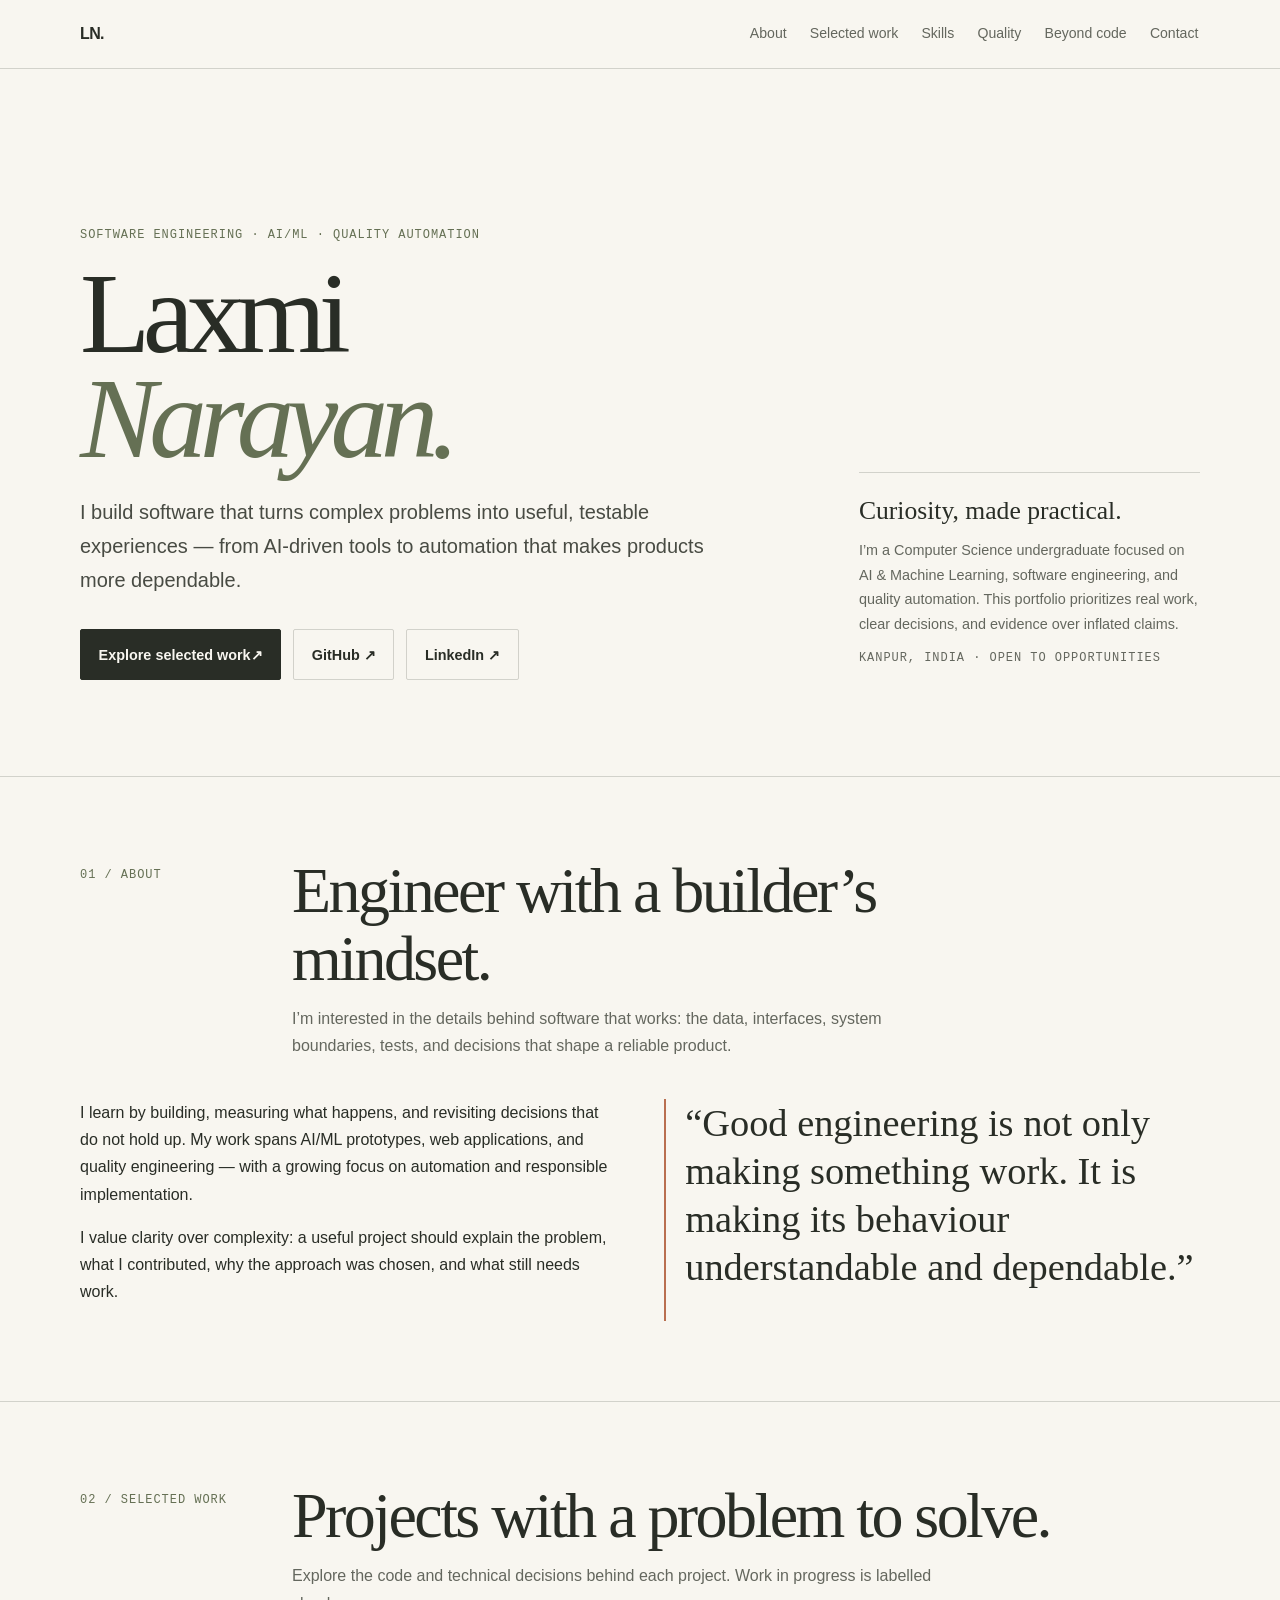
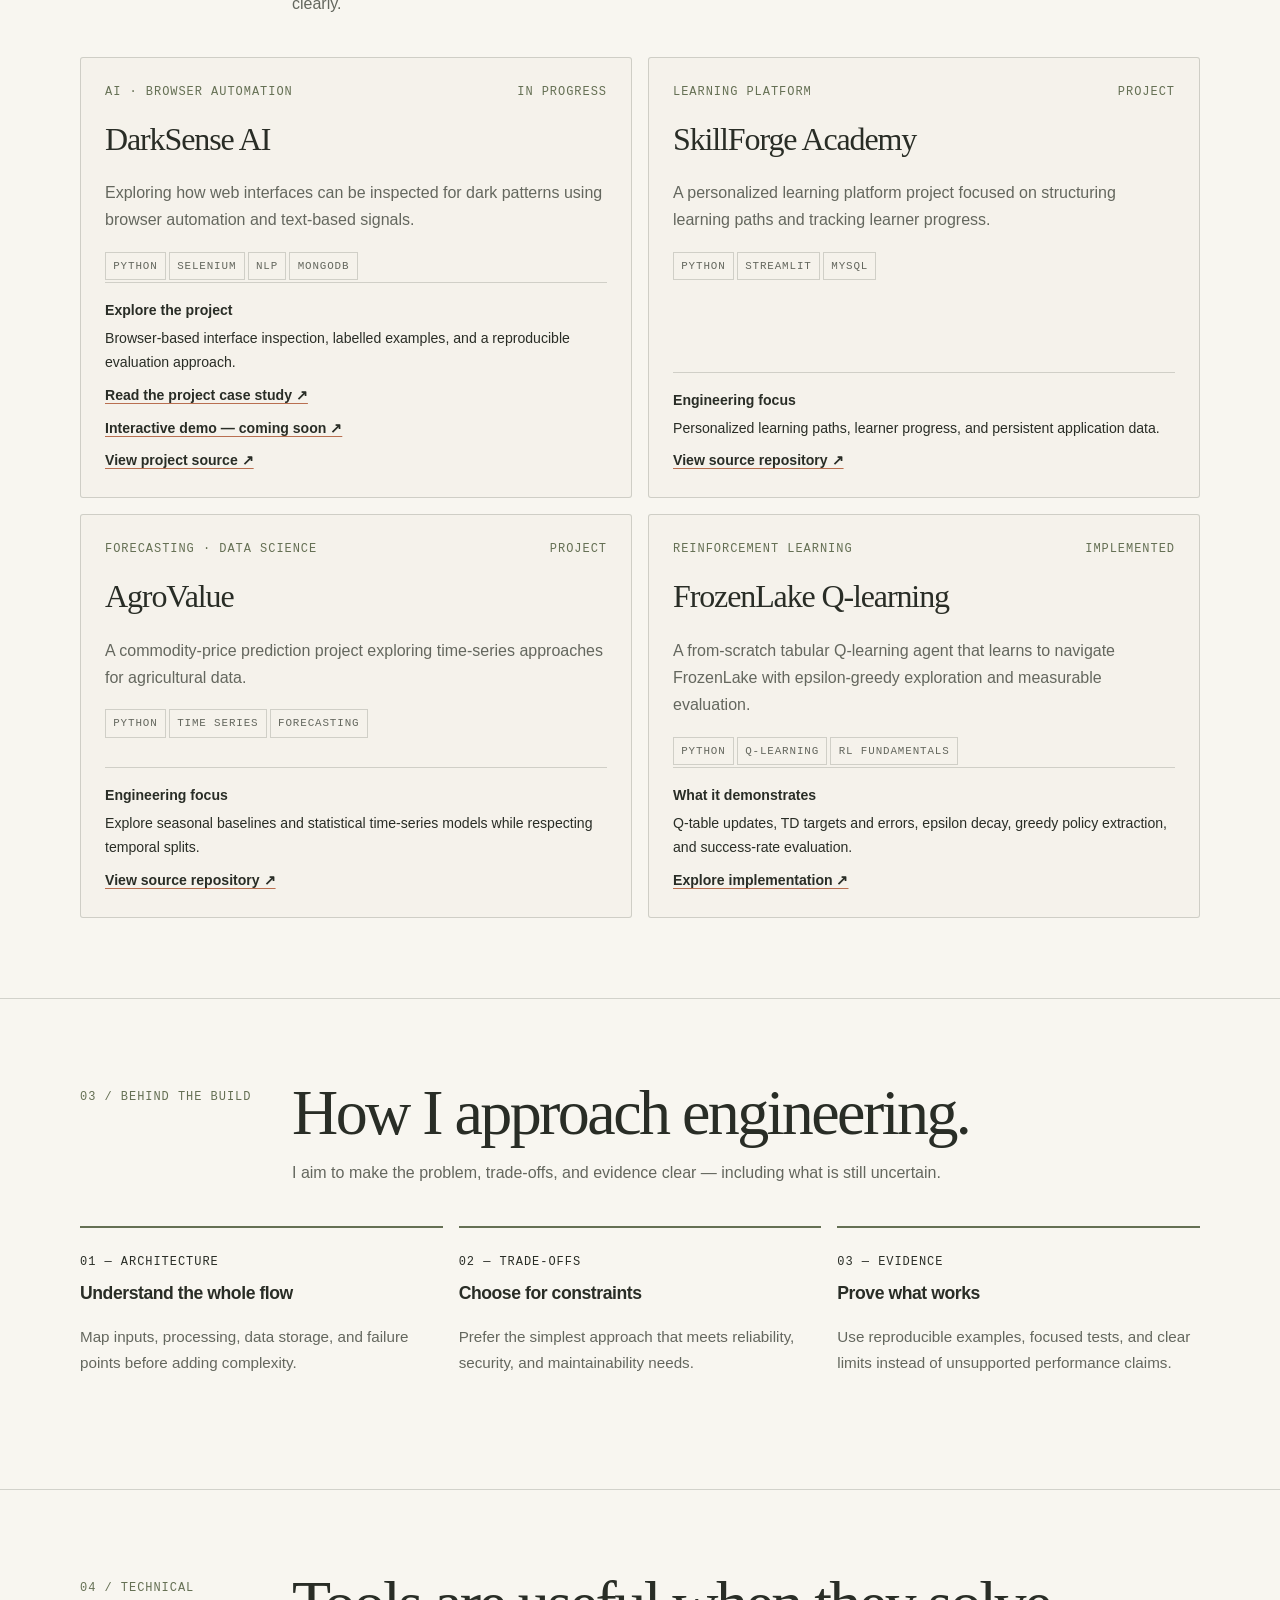
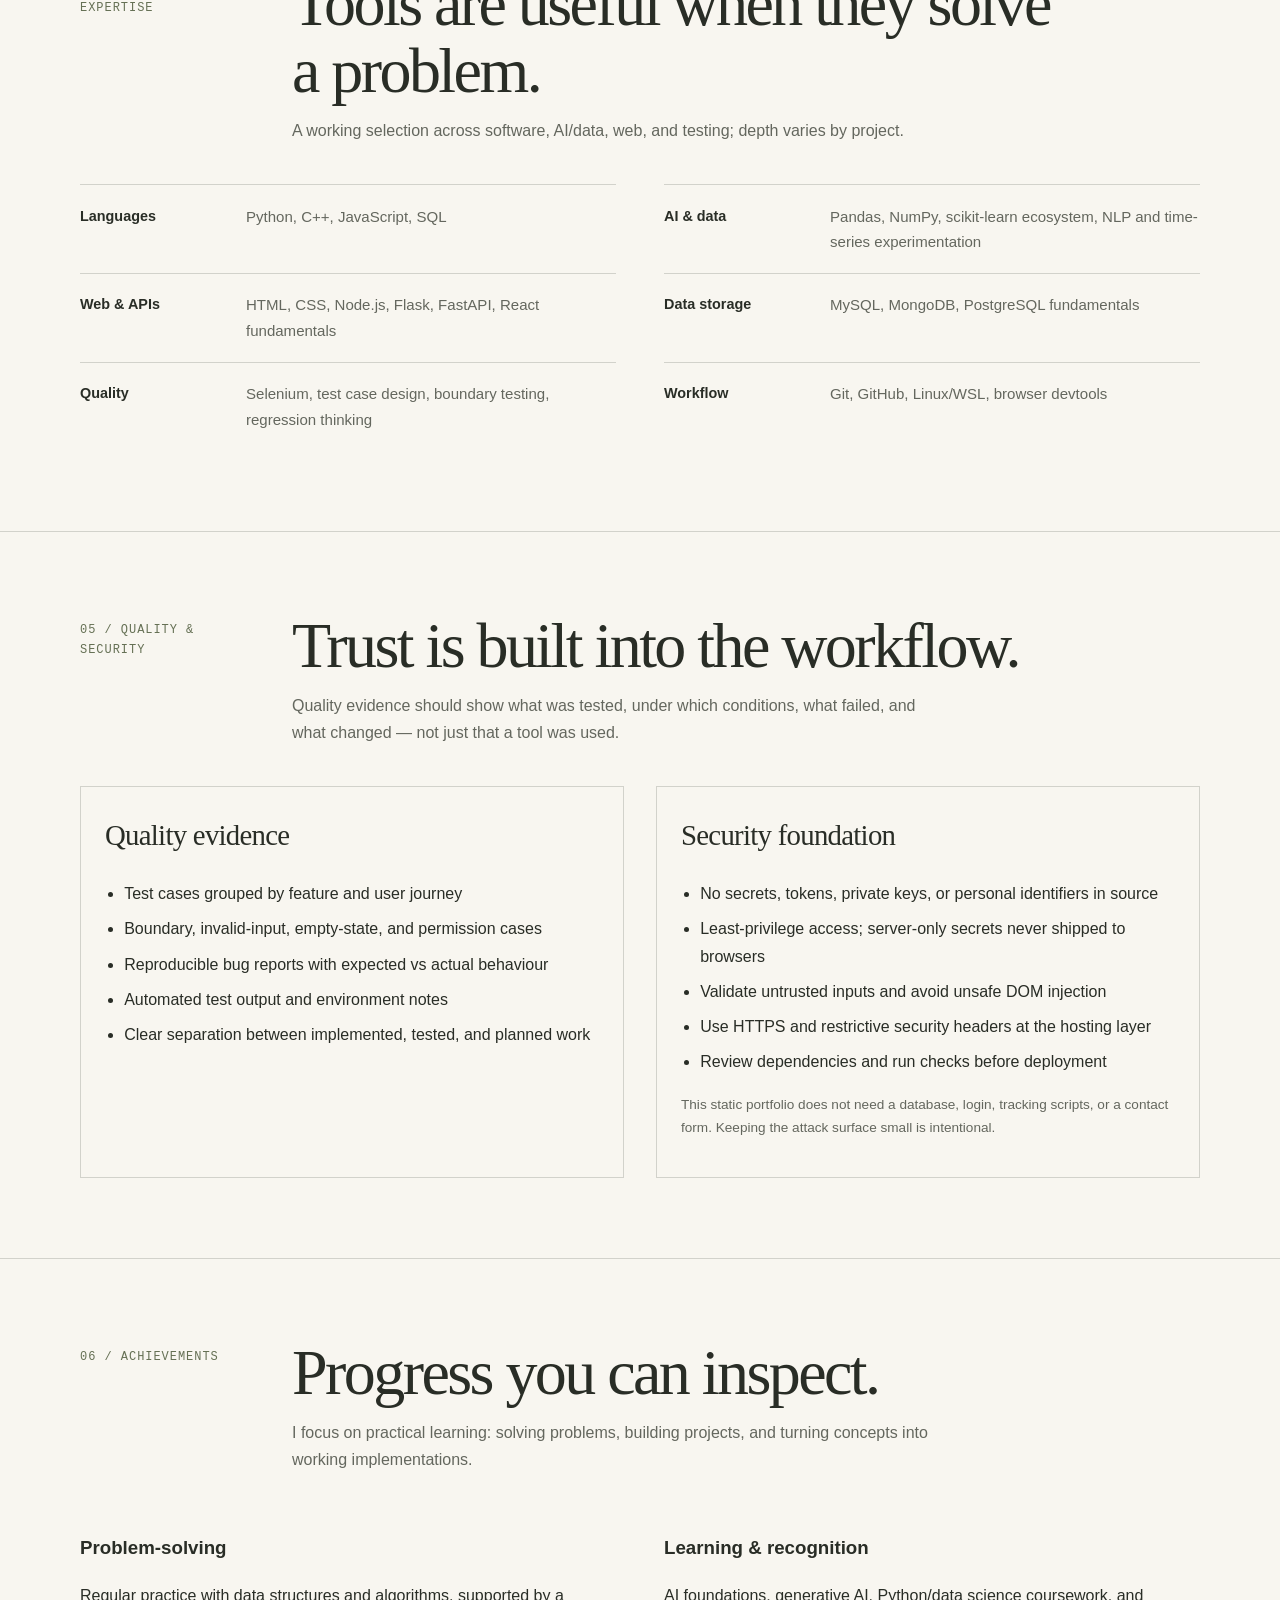
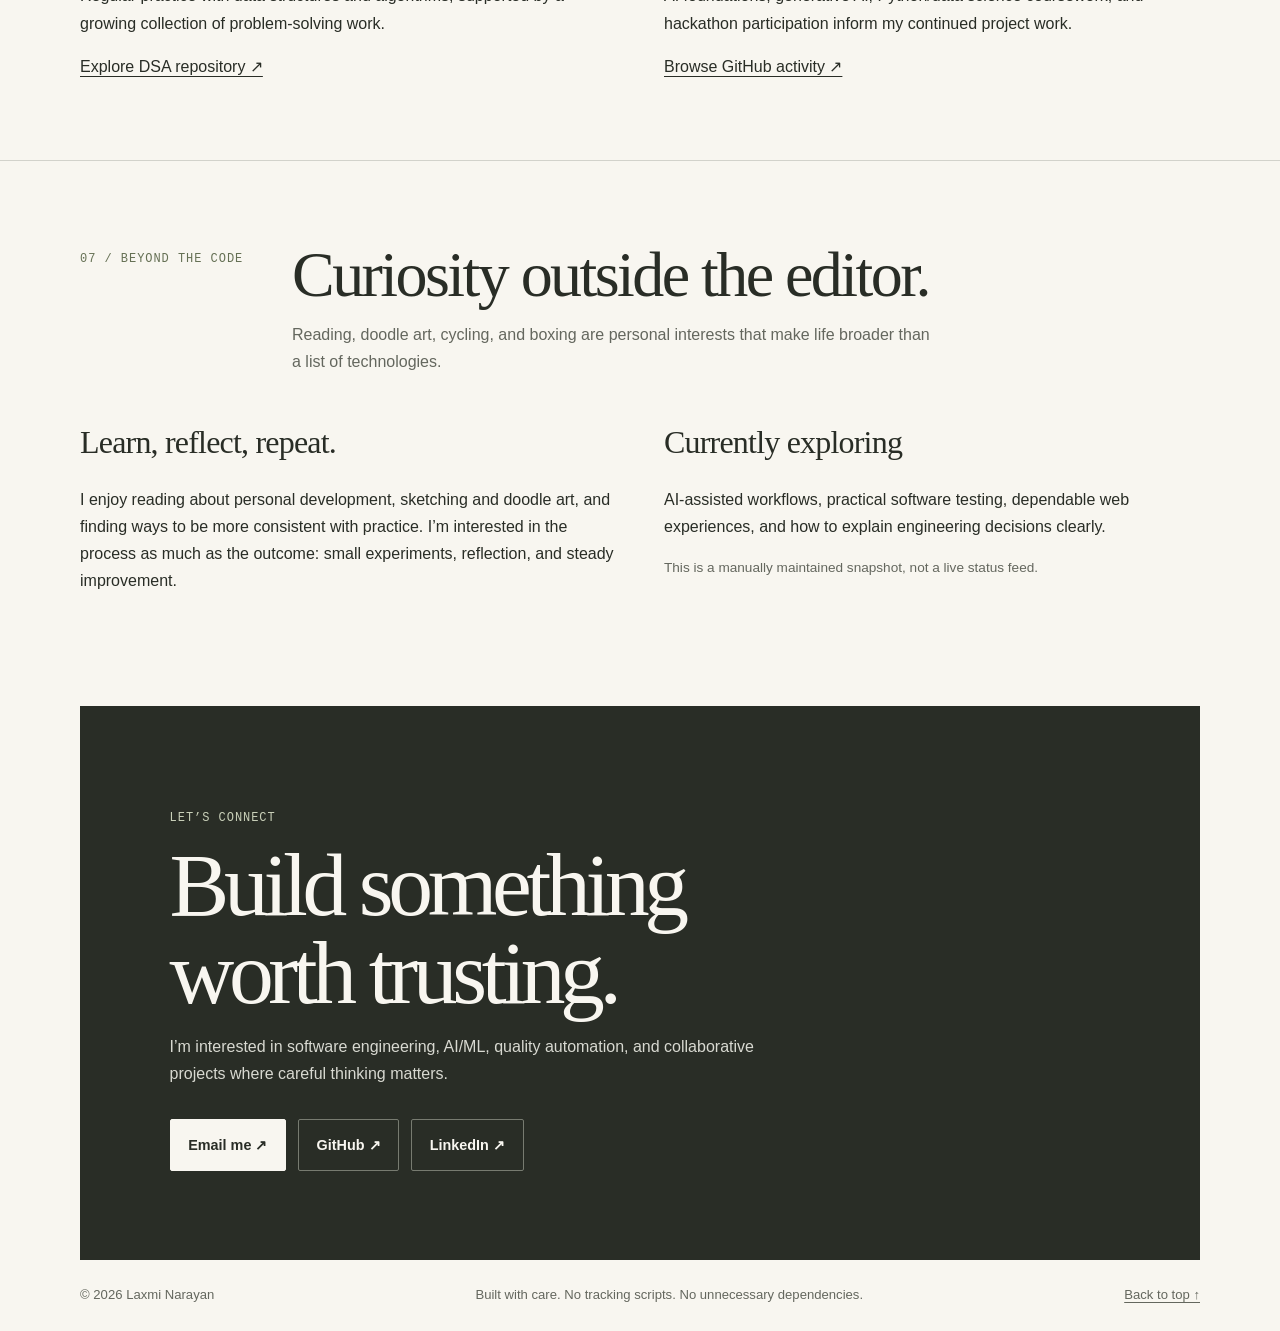
<file: index.html>
<!doctype html>
<html lang="en">
<head>
<meta charset="utf-8">
<meta name="viewport" content="width=device-width, initial-scale=1">
<meta name="theme-color" content="#f8f6f0">
<meta name="description" content="Laxmi Narayan — computer science undergraduate building thoughtful software, AI/ML systems, and quality automation.">
<meta name="referrer" content="strict-origin-when-cross-origin">
<meta http-equiv="Content-Security-Policy" content="default-src 'self'; script-src 'none'; object-src 'none'; base-uri 'none'; form-action 'self'; img-src 'self' data:; style-src 'self' 'unsafe-inline'; font-src 'self'; connect-src 'self'; upgrade-insecure-requests">
<title>Laxmi Narayan — Software, AI & Quality Engineering</title>
<style>
:root{color-scheme:light;--paper:#f8f6f0;--sand:#eae7d9;--ink:#292d26;--muted:#64675e;--olive:#657054;--clay:#b96f50;--line:rgba(41,45,38,.18);--serif:Georgia,"Times New Roman",serif;--sans:Inter,-apple-system,BlinkMacSystemFont,"Segoe UI",sans-serif;--mono:"SFMono-Regular",Consolas,"Liberation Mono",monospace;--max:1120px}
*{box-sizing:border-box}html{scroll-behavior:smooth;scroll-padding-top:5rem}body{margin:0;background:var(--paper);color:var(--ink);font-family:var(--sans);font-size:16px;line-height:1.7}a{color:inherit;text-underline-offset:.22em}a:hover{color:var(--olive)}a:focus-visible,summary:focus-visible{outline:3px solid var(--clay);outline-offset:4px}.skip{position:absolute;left:-9999px;top:1rem;background:var(--ink);color:white;padding:.7rem 1rem;z-index:10}.skip:focus{left:1rem}.wrap{width:min(var(--max),calc(100% - 3rem));margin-inline:auto}.topbar{position:sticky;top:0;z-index:5;background:rgba(248,246,240,.96);border-bottom:1px solid var(--line);backdrop-filter:blur(8px)}.nav{display:flex;justify-content:space-between;align-items:center;gap:1.5rem;min-height:68px}.wordmark{text-decoration:none;font-weight:700;letter-spacing:-.04em}.navlinks{display:flex;gap:1.25rem;flex-wrap:wrap;font-size:.88rem}.navlinks a{text-decoration:none;color:var(--muted)}.eyebrow,.meta,.tag,.num{font-family:var(--mono);text-transform:uppercase;letter-spacing:.08em;font-size:.75rem}.eyebrow{color:var(--olive)}.hero{padding:clamp(5rem,12vw,9rem) 0 6rem;display:grid;grid-template-columns:minmax(0,1.5fr) minmax(220px,.7fr);gap:3rem;align-items:end}.hero h1{font-family:var(--serif);font-size:clamp(3.6rem,9vw,7.5rem);line-height:.91;letter-spacing:-.065em;font-weight:400;margin:1rem 0 1.5rem;max-width:850px}.hero h1 em{font-weight:400;color:var(--olive)}.lead{font-size:clamp(1.05rem,2vw,1.25rem);max-width:650px;color:#484b43}.actions{display:flex;gap:.75rem;flex-wrap:wrap;margin-top:2rem}.button{display:inline-flex;align-items:center;justify-content:center;border:1px solid var(--ink);padding:.78rem 1.1rem;text-decoration:none;font-weight:600;font-size:.9rem;min-height:44px}.button.primary{background:var(--ink);color:var(--paper)}.button.primary:hover{background:var(--olive);border-color:var(--olive)}.button.secondary{border-color:var(--line)}.hero-note{border-top:1px solid var(--line);padding-top:1rem;color:var(--muted);font-size:.9rem}.hero-note strong{display:block;color:var(--ink);font-family:var(--serif);font-size:1.6rem;font-weight:400;margin-bottom:.35rem}.section{padding:5rem 0;border-top:1px solid var(--line)}.section-head{display:grid;grid-template-columns:180px 1fr;gap:2rem;margin-bottom:2.5rem}.section-head h2{font-family:var(--serif);font-weight:400;letter-spacing:-.04em;font-size:clamp(2.3rem,5vw,4rem);line-height:1.05;margin:0;max-width:760px}.section-head p{margin:.8rem 0 0;max-width:650px;color:var(--muted)}.num{color:var(--olive);padding-top:.5rem}.about-grid{display:grid;grid-template-columns:1fr 1fr;gap:3rem}.about-grid p{margin-top:0}.pullquote{font-family:var(--serif);font-size:clamp(1.7rem,3vw,2.5rem);line-height:1.25;border-left:2px solid var(--clay);padding-left:1.2rem;margin:0}.cards{display:grid;grid-template-columns:repeat(2,minmax(0,1fr));gap:1rem}.project{border:1px solid var(--line);padding:1.5rem;display:flex;flex-direction:column;min-height:290px;background:rgba(234,231,217,.25)}.project-top{display:flex;justify-content:space-between;gap:1rem;align-items:start}.project h3{font-family:var(--serif);font-size:2rem;font-weight:400;letter-spacing:-.035em;margin:.6rem 0}.project p{color:var(--muted);margin:.2rem 0 1rem}.project .proof{margin-top:auto;padding-top:1rem;border-top:1px solid var(--line);font-size:.88rem}.project .proof strong{display:block;color:var(--ink);margin-bottom:.25rem}.tag{display:inline-block;border:1px solid var(--line);padding:.25rem .45rem;margin:.15rem .2rem .15rem 0;color:var(--muted);font-size:.68rem}.status{color:var(--olive);white-space:nowrap}.build-grid{display:grid;grid-template-columns:repeat(3,1fr);gap:1rem}.build-card{border-top:2px solid var(--olive);padding:1.1rem 0}.build-card h3{font-size:1.1rem;margin:.4rem 0}.build-card p{color:var(--muted);font-size:.95rem}.skills{display:grid;grid-template-columns:repeat(2,1fr);gap:0 3rem}.skill-row{display:grid;grid-template-columns:150px 1fr;gap:1rem;padding:1.15rem 0;border-top:1px solid var(--line)}.skill-row h3{font-size:.9rem;margin:0}.skill-row p{margin:0;color:var(--muted);font-size:.94rem}.evidence{display:grid;grid-template-columns:1fr 1fr;gap:2rem}.evidence-block{border:1px solid var(--line);padding:1.5rem}.evidence-block h3{font-family:var(--serif);font-size:1.8rem;font-weight:400;margin:0 0 .7rem}.evidence-block p{color:var(--muted)}.plain-list{padding-left:1.2rem;margin-bottom:0}.plain-list li{padding:.25rem 0}.personal{display:grid;grid-template-columns:1fr 1fr;gap:3rem;align-items:start}.personal h3{font-family:var(--serif);font-size:2rem;font-weight:400;margin:0 0 .5rem}.contact{background:var(--ink);color:var(--paper);padding:clamp(3rem,7vw,6rem);margin-top:1rem}.contact .eyebrow{color:#c9d0b9}.contact h2{font-family:var(--serif);font-weight:400;font-size:clamp(3rem,7vw,6rem);letter-spacing:-.06em;line-height:.98;margin:.8rem 0 1rem}.contact p{color:#d8d9d1;max-width:600px}.contact a{color:var(--paper)}.contact .button{border-color:#777b70}.contact .button.primary{background:var(--paper);color:var(--ink);border-color:var(--paper)}footer{padding:1.5rem 0;display:flex;justify-content:space-between;gap:1rem;color:var(--muted);font-size:.82rem}.small{font-size:.85rem;color:var(--muted)}.rule{border:0;border-top:1px solid var(--line);margin:1.5rem 0}
@media(max-width:760px){.wrap{width:min(100% - 2rem,var(--max))}.nav{align-items:flex-start;padding:.85rem 0;flex-direction:column;gap:.4rem}.navlinks{gap:.85rem}.hero{grid-template-columns:1fr;gap:2rem;padding:5rem 0 4rem}.hero-note{max-width:500px}.section{padding:3.5rem 0}.section-head{grid-template-columns:1fr;gap:.5rem}.about-grid,.cards,.evidence,.personal{grid-template-columns:1fr;gap:1.25rem}.build-grid{grid-template-columns:1fr}.skills{grid-template-columns:1fr}.skill-row{grid-template-columns:120px 1fr}.project{min-height:0}footer{flex-direction:column}}@media(prefers-reduced-motion:reduce){html{scroll-behavior:auto}*,*::before,*::after{animation-duration:.01ms!important;animation-iteration-count:1!important;transition-duration:.01ms!important}}

/* UI/UX refinements: clearer interaction states, responsive navigation, and more legible project cards. */
.navlinks a{padding:.35rem .1rem;min-height:44px;display:inline-flex;align-items:center}
.button{border-radius:2px;transition:background-color .18s ease,border-color .18s ease,color .18s ease}
.button.secondary:hover{border-color:var(--olive);color:var(--olive)}
.project{border-radius:3px;transition:border-color .18s ease,background-color .18s ease,transform .18s ease}
.project:hover{border-color:rgba(101,112,84,.6);background:rgba(234,231,217,.48);transform:translateY(-2px)}
.project .proof a{display:inline-block;margin-top:.55rem;font-weight:650;text-decoration-thickness:1px;text-decoration-color:var(--clay);text-underline-offset:.24em}
.project .proof a:hover{text-decoration-color:currentColor}
.build-card h3,.evidence-block h3,.personal h3{letter-spacing:-.025em}
.contact .button:not(.primary):hover{background:rgba(248,246,240,.1);border-color:var(--paper)}
@media(max-width:760px){
  .topbar{position:sticky}
  .nav{gap:.2rem}
  .navlinks{width:100%;column-gap:1rem;row-gap:.15rem}
  .navlinks a{font-size:.84rem}
  .hero{padding-top:4rem}
  .section-head{margin-bottom:1.8rem}
  .project{padding:1.2rem}
  .contact{width:calc(100% - 2rem)}
}
@media(hover:none){.project:hover{transform:none}}@media(prefers-reduced-motion:reduce){.button,.project{transition:none}.project:hover{transform:none}}

</style>
</head>
<body>
<a class="skip" href="#main">Skip to content</a>
<header class="topbar"><div class="wrap nav"><a class="wordmark" href="#top" aria-label="Laxmi Narayan home">LN<span aria-hidden="true">.</span></a><nav class="navlinks" aria-label="Main navigation"><a href="#about">About</a><a href="#work">Selected work</a><a href="#skills">Skills</a><a href="#quality">Quality</a><a href="#notes">Beyond code</a><a href="#contact">Contact</a></nav></div></header>
<main id="main">
<section class="wrap hero" id="top"><div><p class="eyebrow">Software engineering · AI/ML · Quality automation</p><h1>Laxmi<br><em>Narayan.</em></h1><p class="lead">I build software that turns complex problems into useful, testable experiences — from AI-driven tools to automation that makes products more dependable.</p><div class="actions"><a class="button primary" href="#work">Explore selected work <span aria-hidden="true">↗</span></a><a class="button secondary" href="https://github.com/laxmi-narayan-87" target="_blank" rel="noopener noreferrer">GitHub ↗</a><a class="button secondary" href="https://www.linkedin.com/in/laxmi-narayan-944205289" target="_blank" rel="noopener noreferrer">LinkedIn ↗</a></div></div><aside class="hero-note"><strong>Curiosity, made practical.</strong>I’m a Computer Science undergraduate focused on AI & Machine Learning, software engineering, and quality automation. This portfolio prioritizes real work, clear decisions, and evidence over inflated claims.<p class="meta">Kanpur, India · Open to opportunities</p></aside></section>
<section class="section" id="about"><div class="wrap"><div class="section-head"><div class="num">01 / About</div><div><h2>Engineer with a builder’s mindset.</h2><p>I’m interested in the details behind software that works: the data, interfaces, system boundaries, tests, and decisions that shape a reliable product.</p></div></div><div class="about-grid"><div><p>I learn by building, measuring what happens, and revisiting decisions that do not hold up. My work spans AI/ML prototypes, web applications, and quality engineering — with a growing focus on automation and responsible implementation.</p><p>I value clarity over complexity: a useful project should explain the problem, what I contributed, why the approach was chosen, and what still needs work.</p></div><blockquote class="pullquote">“Good engineering is not only making something work. It is making its behaviour understandable and dependable.”</blockquote></div></div></section>
<section class="section" id="work"><div class="wrap"><div class="section-head"><div class="num">02 / Selected work</div><div><h2>Projects with a problem to solve.</h2><p>Explore the code and technical decisions behind each project. Work in progress is labelled clearly.</p></div></div><div class="cards">
<article class="project"><div class="project-top"><span class="eyebrow">AI · Browser automation</span><span class="meta status">In progress</span></div><h3>DarkSense AI</h3><p>Exploring how web interfaces can be inspected for dark patterns using browser automation and text-based signals.</p><div><span class="tag">Python</span><span class="tag">Selenium</span><span class="tag">NLP</span><span class="tag">MongoDB</span></div><div class="proof"><strong>Explore the project</strong>Browser-based interface inspection, labelled examples, and a reproducible evaluation approach.<br><a href="https://cl-port-darksense.vercel.app/" target="_blank" rel="noopener noreferrer">Read the project case study ↗</a><br><a href="https://cl-port-darksense.vercel.app/demo.html" target="_blank" rel="noopener noreferrer">Interactive demo — coming soon ↗</a><br><a href="https://github.com/laxmi-narayan-87/CL-PORT/tree/main/darksense" target="_blank" rel="noopener noreferrer">View project source ↗</a></div></article>
<article class="project"><div class="project-top"><span class="eyebrow">Learning platform</span><span class="meta status">Project</span></div><h3>SkillForge Academy</h3><p>A personalized learning platform project focused on structuring learning paths and tracking learner progress.</p><div><span class="tag">Python</span><span class="tag">Streamlit</span><span class="tag">MySQL</span></div><div class="proof"><strong>Engineering focus</strong>Personalized learning paths, learner progress, and persistent application data.<br><a href="https://github.com/laxmi-narayan-87/skillforge-academy-" target="_blank" rel="noopener noreferrer">View source repository ↗</a></div></article>
<article class="project"><div class="project-top"><span class="eyebrow">Forecasting · Data science</span><span class="meta status">Project</span></div><h3>AgroValue</h3><p>A commodity-price prediction project exploring time-series approaches for agricultural data.</p><div><span class="tag">Python</span><span class="tag">Time series</span><span class="tag">Forecasting</span></div><div class="proof"><strong>Engineering focus</strong>Explore seasonal baselines and statistical time-series models while respecting temporal splits.<br><a href="https://github.com/laxmi-narayan-87/AgroValue" target="_blank" rel="noopener noreferrer">View source repository ↗</a></div></article>
<article class="project"><div class="project-top"><span class="eyebrow">Reinforcement learning</span><span class="meta status">Implemented</span></div><h3>FrozenLake Q-learning</h3><p>A from-scratch tabular Q-learning agent that learns to navigate FrozenLake with epsilon-greedy exploration and measurable evaluation.</p><div><span class="tag">Python</span><span class="tag">Q-learning</span><span class="tag">RL fundamentals</span></div><div class="proof"><strong>What it demonstrates</strong>Q-table updates, TD targets and errors, epsilon decay, greedy policy extraction, and success-rate evaluation.<br><a href="https://github.com/laxmi-narayan-87/q-learning-on-frozenlake-from-scratch" target="_blank" rel="noopener noreferrer">Explore implementation ↗</a></div></article>
</div></div></section>
<section class="section" id="build"><div class="wrap"><div class="section-head"><div class="num">03 / Behind the build</div><div><h2>How I approach engineering.</h2><p>I aim to make the problem, trade-offs, and evidence clear — including what is still uncertain.</p></div></div><div class="build-grid"><article class="build-card"><span class="meta">01 — Architecture</span><h3>Understand the whole flow</h3><p>Map inputs, processing, data storage, and failure points before adding complexity.</p></article><article class="build-card"><span class="meta">02 — Trade-offs</span><h3>Choose for constraints</h3><p>Prefer the simplest approach that meets reliability, security, and maintainability needs.</p></article><article class="build-card"><span class="meta">03 — Evidence</span><h3>Prove what works</h3><p>Use reproducible examples, focused tests, and clear limits instead of unsupported performance claims.</p></article></div></div></section>
<section class="section" id="skills"><div class="wrap"><div class="section-head"><div class="num">04 / Technical expertise</div><div><h2>Tools are useful when they solve a problem.</h2><p>A working selection across software, AI/data, web, and testing; depth varies by project.</p></div></div><div class="skills"><div class="skill-row"><h3>Languages</h3><p>Python, C++, JavaScript, SQL</p></div><div class="skill-row"><h3>AI & data</h3><p>Pandas, NumPy, scikit-learn ecosystem, NLP and time-series experimentation</p></div><div class="skill-row"><h3>Web & APIs</h3><p>HTML, CSS, Node.js, Flask, FastAPI, React fundamentals</p></div><div class="skill-row"><h3>Data storage</h3><p>MySQL, MongoDB, PostgreSQL fundamentals</p></div><div class="skill-row"><h3>Quality</h3><p>Selenium, test case design, boundary testing, regression thinking</p></div><div class="skill-row"><h3>Workflow</h3><p>Git, GitHub, Linux/WSL, browser devtools</p></div></div></div></section>
<section class="section" id="quality"><div class="wrap"><div class="section-head"><div class="num">05 / Quality & security</div><div><h2>Trust is built into the workflow.</h2><p>Quality evidence should show what was tested, under which conditions, what failed, and what changed — not just that a tool was used.</p></div></div><div class="evidence"><article class="evidence-block"><h3>Quality evidence</h3><ul class="plain-list"><li>Test cases grouped by feature and user journey</li><li>Boundary, invalid-input, empty-state, and permission cases</li><li>Reproducible bug reports with expected vs actual behaviour</li><li>Automated test output and environment notes</li><li>Clear separation between implemented, tested, and planned work</li></ul></article><article class="evidence-block"><h3>Security foundation</h3><ul class="plain-list"><li>No secrets, tokens, private keys, or personal identifiers in source</li><li>Least-privilege access; server-only secrets never shipped to browsers</li><li>Validate untrusted inputs and avoid unsafe DOM injection</li><li>Use HTTPS and restrictive security headers at the hosting layer</li><li>Review dependencies and run checks before deployment</li></ul><p class="small">This static portfolio does not need a database, login, tracking scripts, or a contact form. Keeping the attack surface small is intentional.</p></article></div></div></section>
<section class="section" id="achievements"><div class="wrap"><div class="section-head"><div class="num">06 / Achievements</div><div><h2>Progress you can inspect.</h2><p>I focus on practical learning: solving problems, building projects, and turning concepts into working implementations.</p></div></div><div class="about-grid"><div><h3>Problem-solving</h3><p>Regular practice with data structures and algorithms, supported by a growing collection of problem-solving work.</p><a href="https://github.com/laxmi-narayan-87/DSA" target="_blank" rel="noopener noreferrer">Explore DSA repository ↗</a></div><div><h3>Learning & recognition</h3><p>AI foundations, generative AI, Python/data science coursework, and hackathon participation inform my continued project work.</p><a href="https://github.com/laxmi-narayan-87" target="_blank" rel="noopener noreferrer">Browse GitHub activity ↗</a></div></div></div></section>
<section class="section" id="notes"><div class="wrap"><div class="section-head"><div class="num">07 / Beyond the code</div><div><h2>Curiosity outside the editor.</h2><p>Reading, doodle art, cycling, and boxing are personal interests that make life broader than a list of technologies.</p></div></div><div class="personal"><div><h3>Learn, reflect, repeat.</h3><p>I enjoy reading about personal development, sketching and doodle art, and finding ways to be more consistent with practice. I’m interested in the process as much as the outcome: small experiments, reflection, and steady improvement.</p></div><div><h3>Currently exploring</h3><p>AI-assisted workflows, practical software testing, dependable web experiences, and how to explain engineering decisions clearly.</p><p class="small">This is a manually maintained snapshot, not a live status feed.</p></div></div></div></section>
<section class="wrap contact" id="contact"><p class="eyebrow">Let’s connect</p><h2>Build something<br>worth trusting.</h2><p>I’m interested in software engineering, AI/ML, quality automation, and collaborative projects where careful thinking matters.</p><div class="actions"><a class="button primary" href="mailto:laxminarayan955459@gmail.com">Email me ↗</a><a class="button" href="https://github.com/laxmi-narayan-87" target="_blank" rel="noopener noreferrer">GitHub ↗</a><a class="button" href="https://www.linkedin.com/in/laxmi-narayan-944205289" target="_blank" rel="noopener noreferrer">LinkedIn ↗</a></div></section>
</main>
<footer class="wrap"><span>© <span>2026</span> Laxmi Narayan</span><span>Built with care. No tracking scripts. No unnecessary dependencies.</span><a href="#top">Back to top ↑</a></footer>
</body>
</html>
</file>
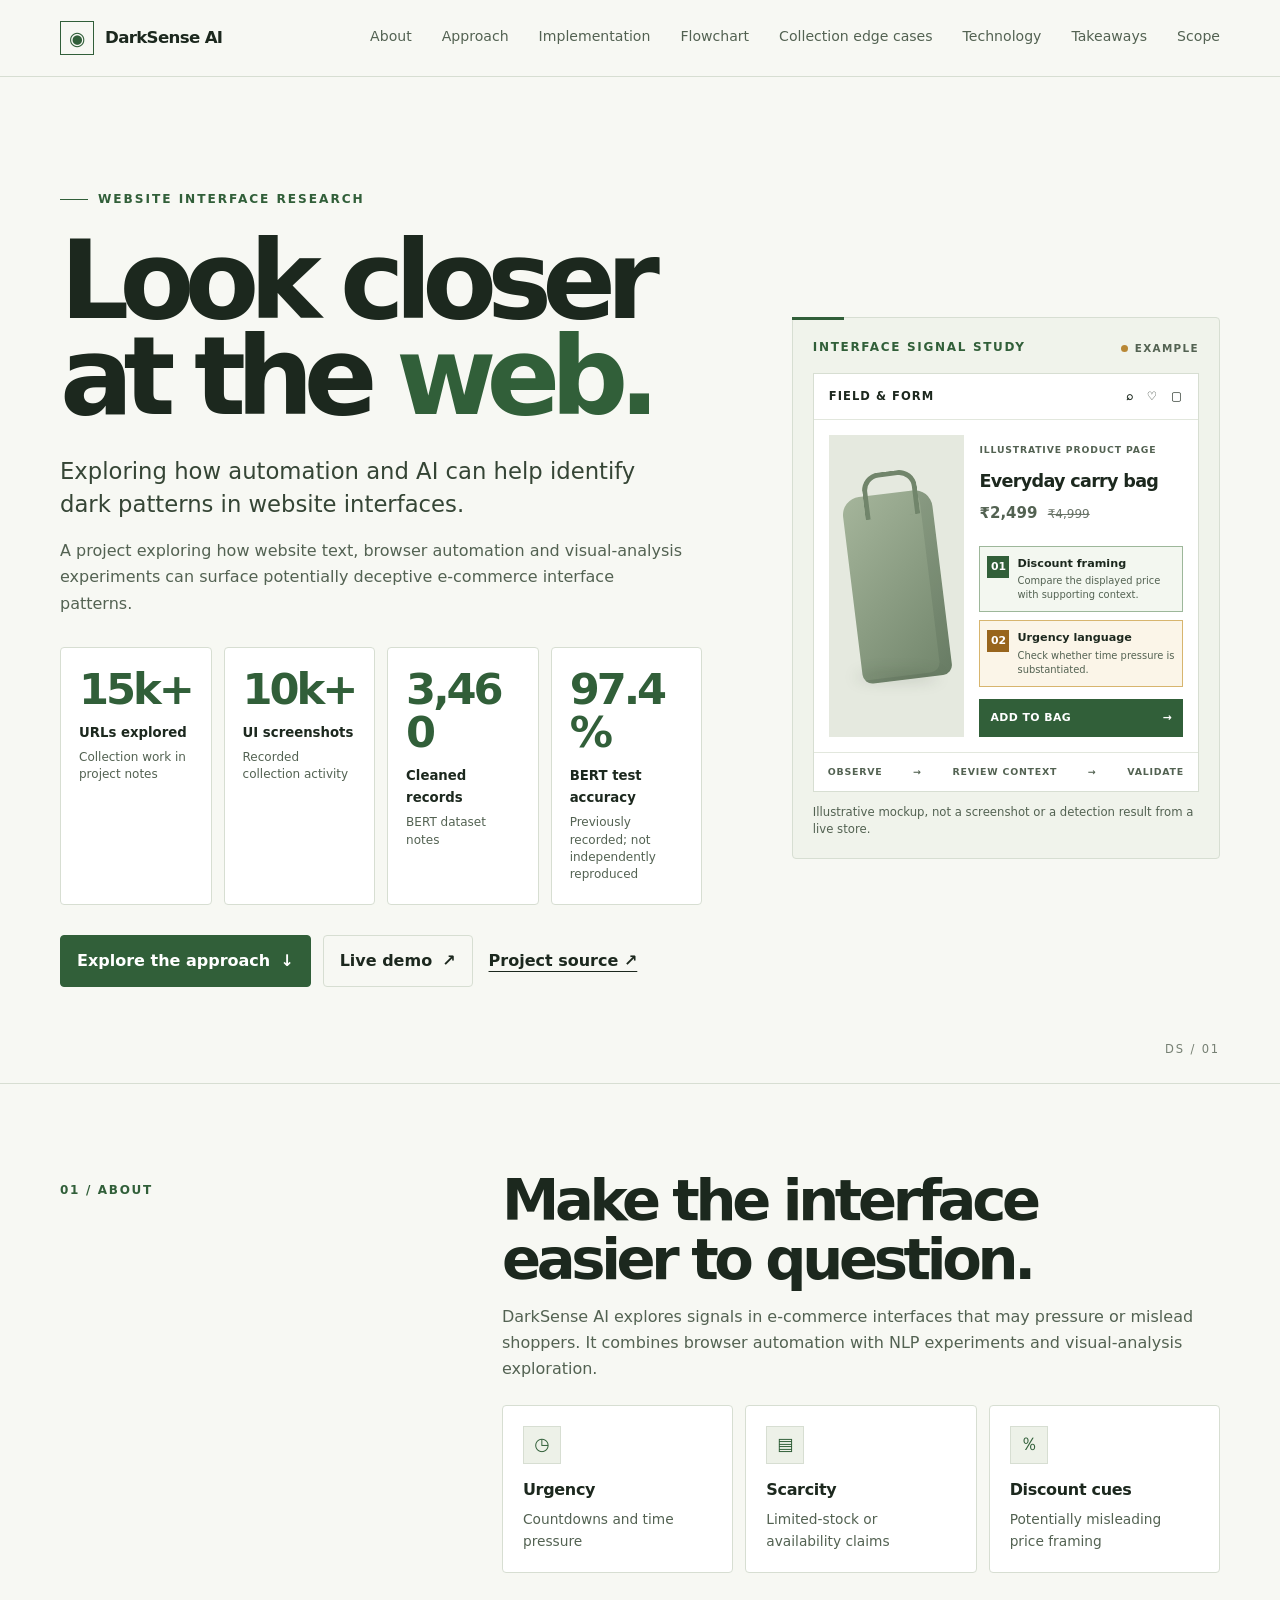
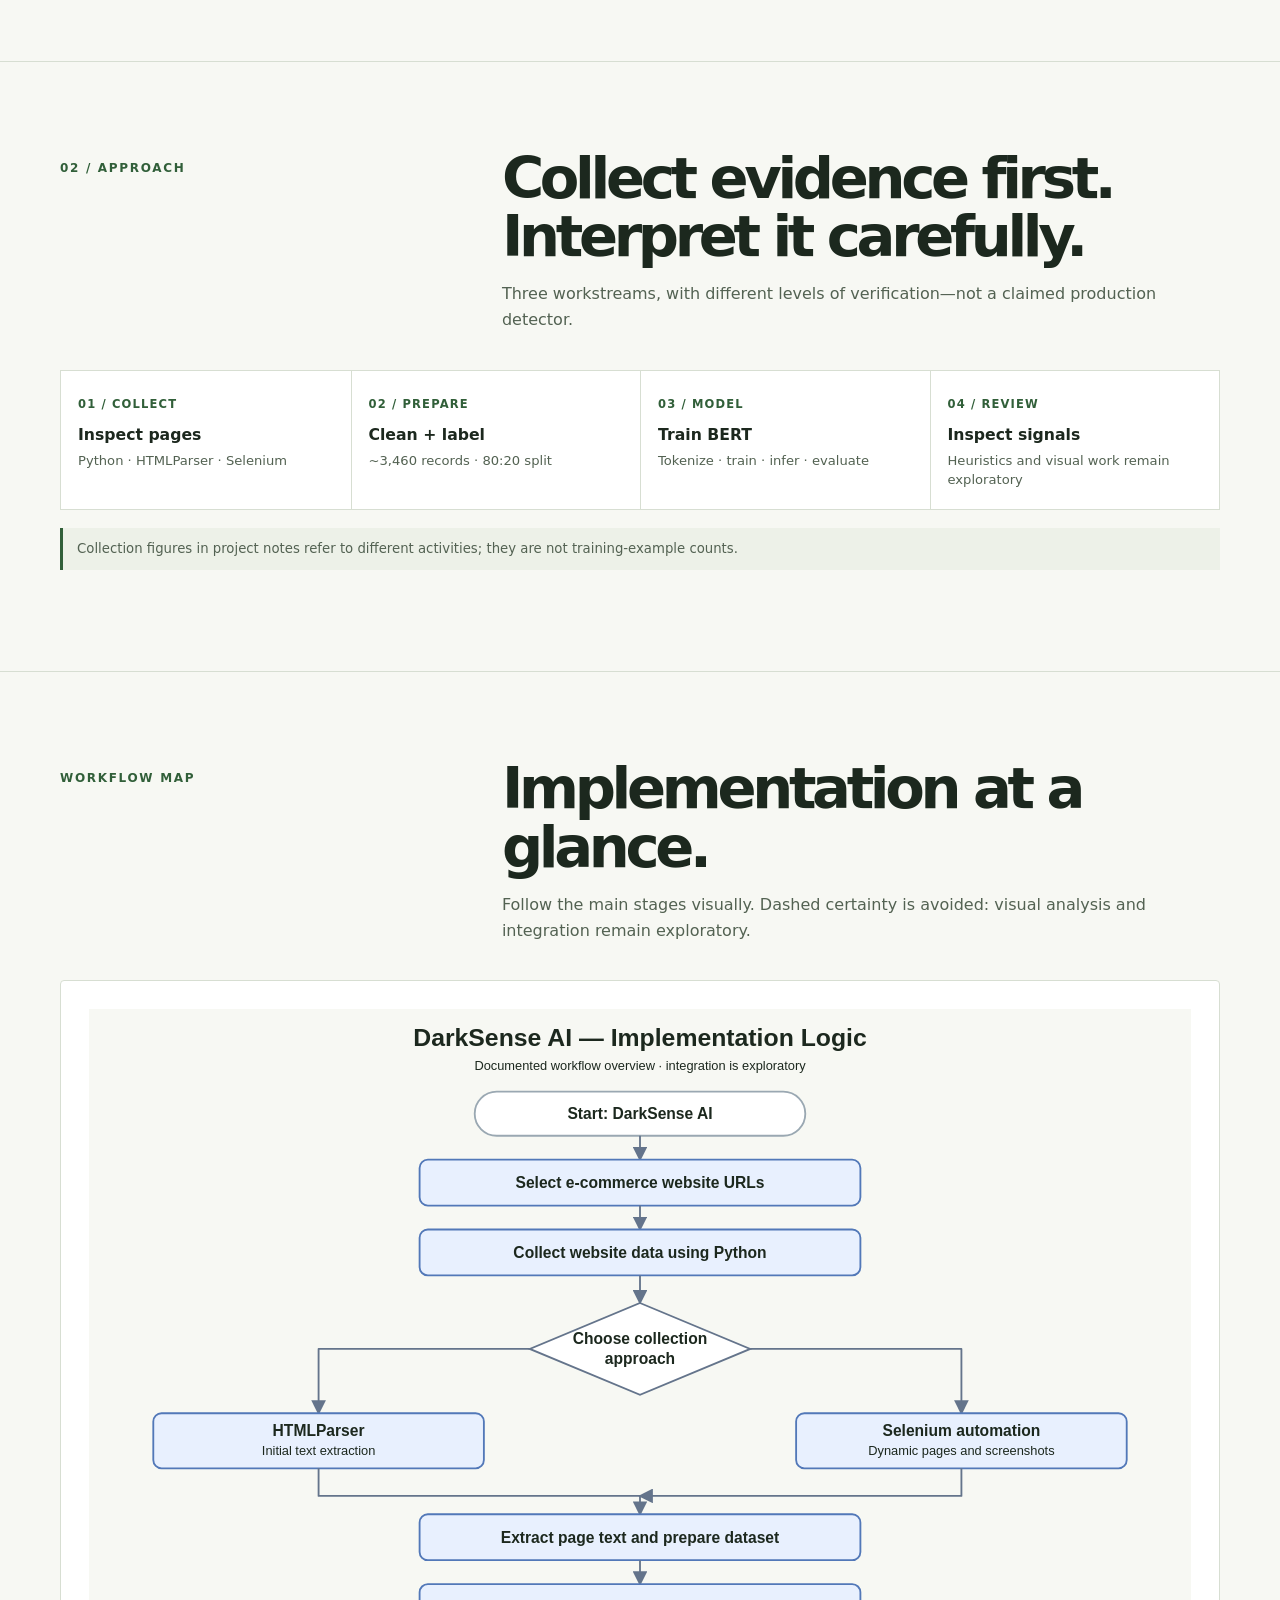
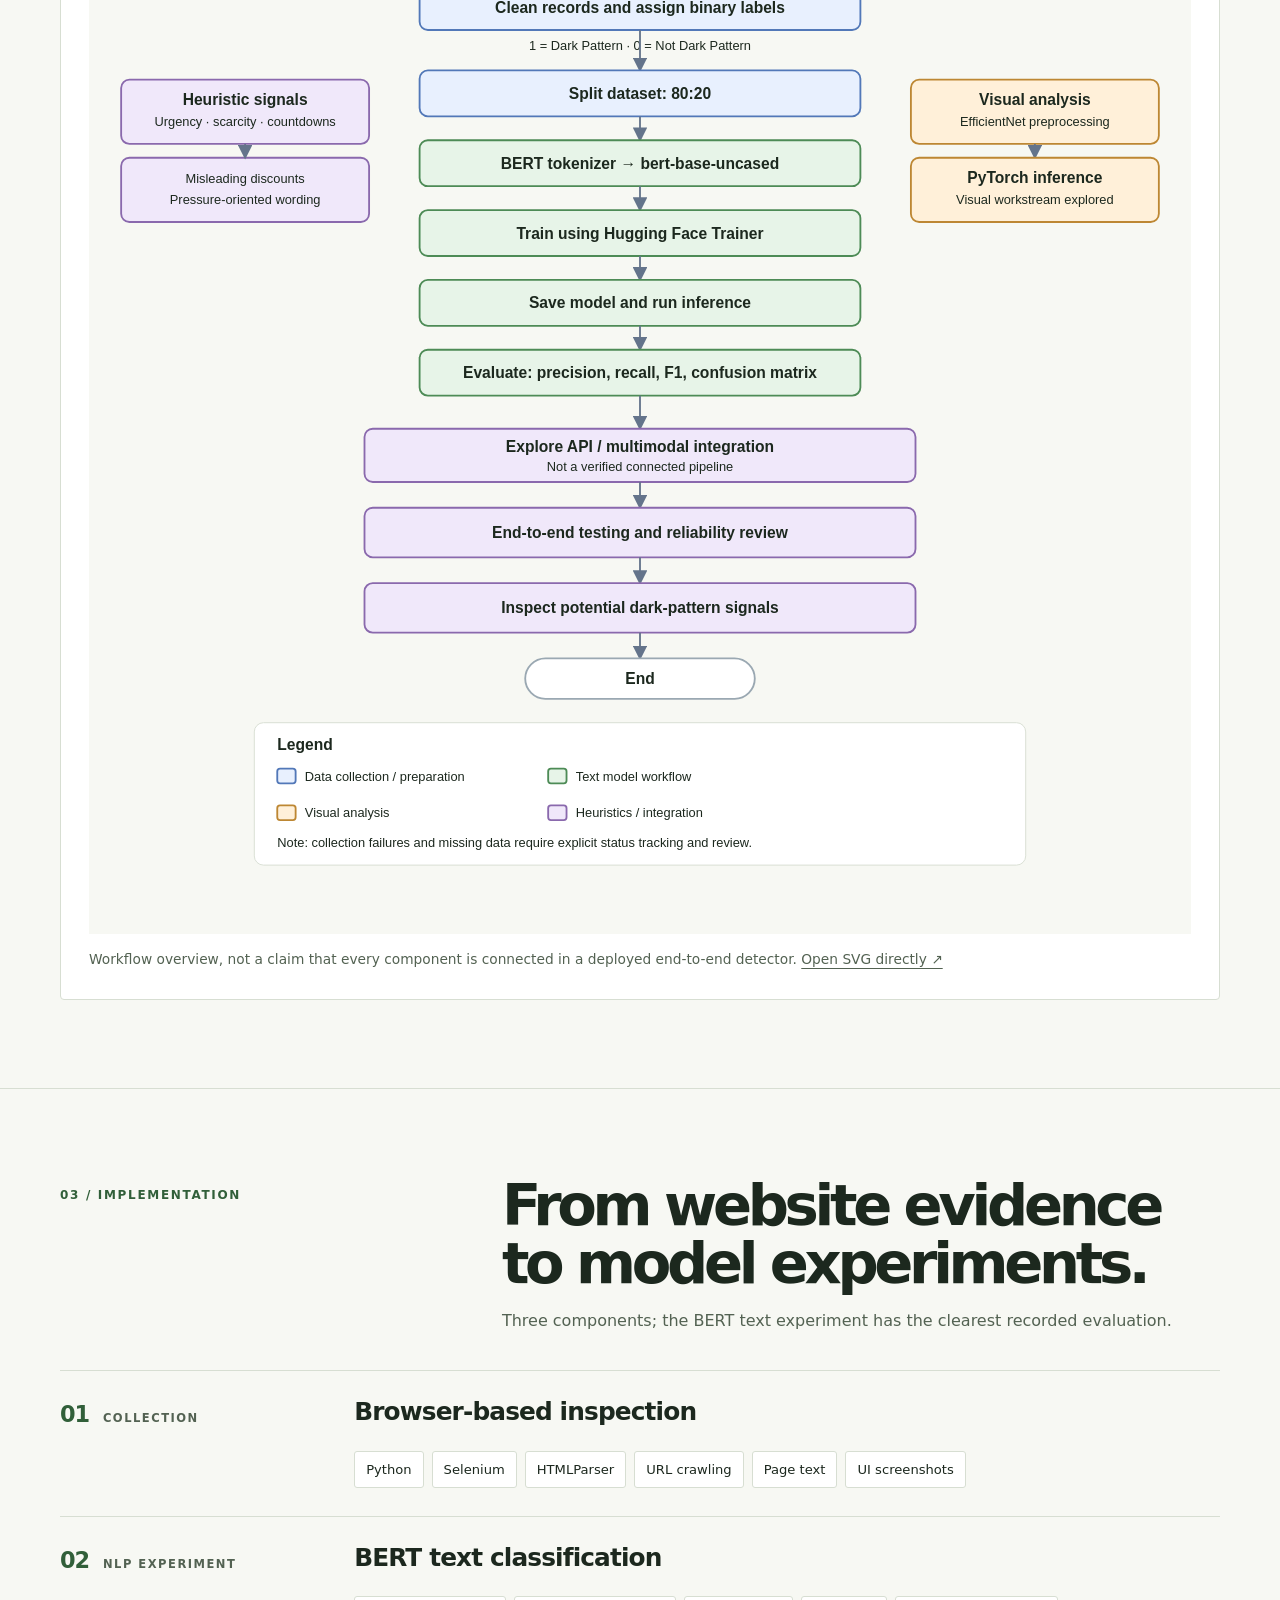
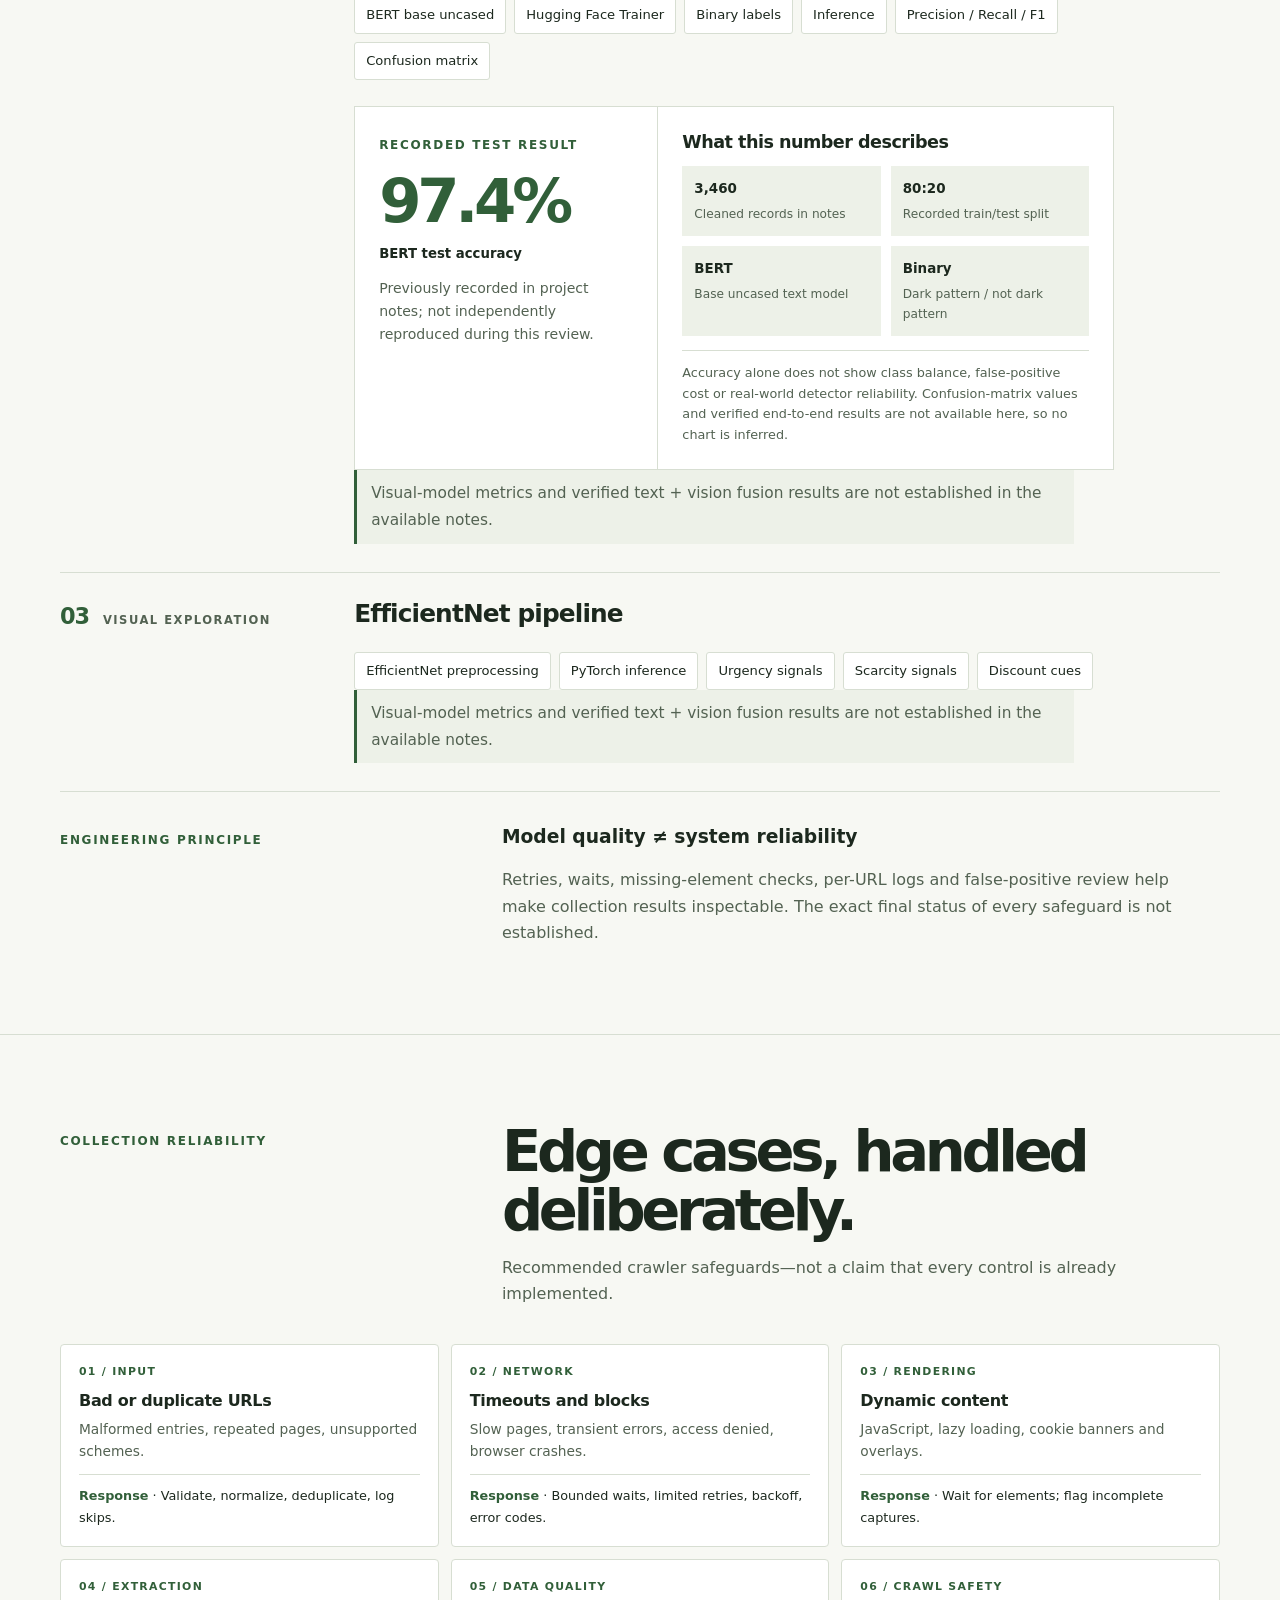
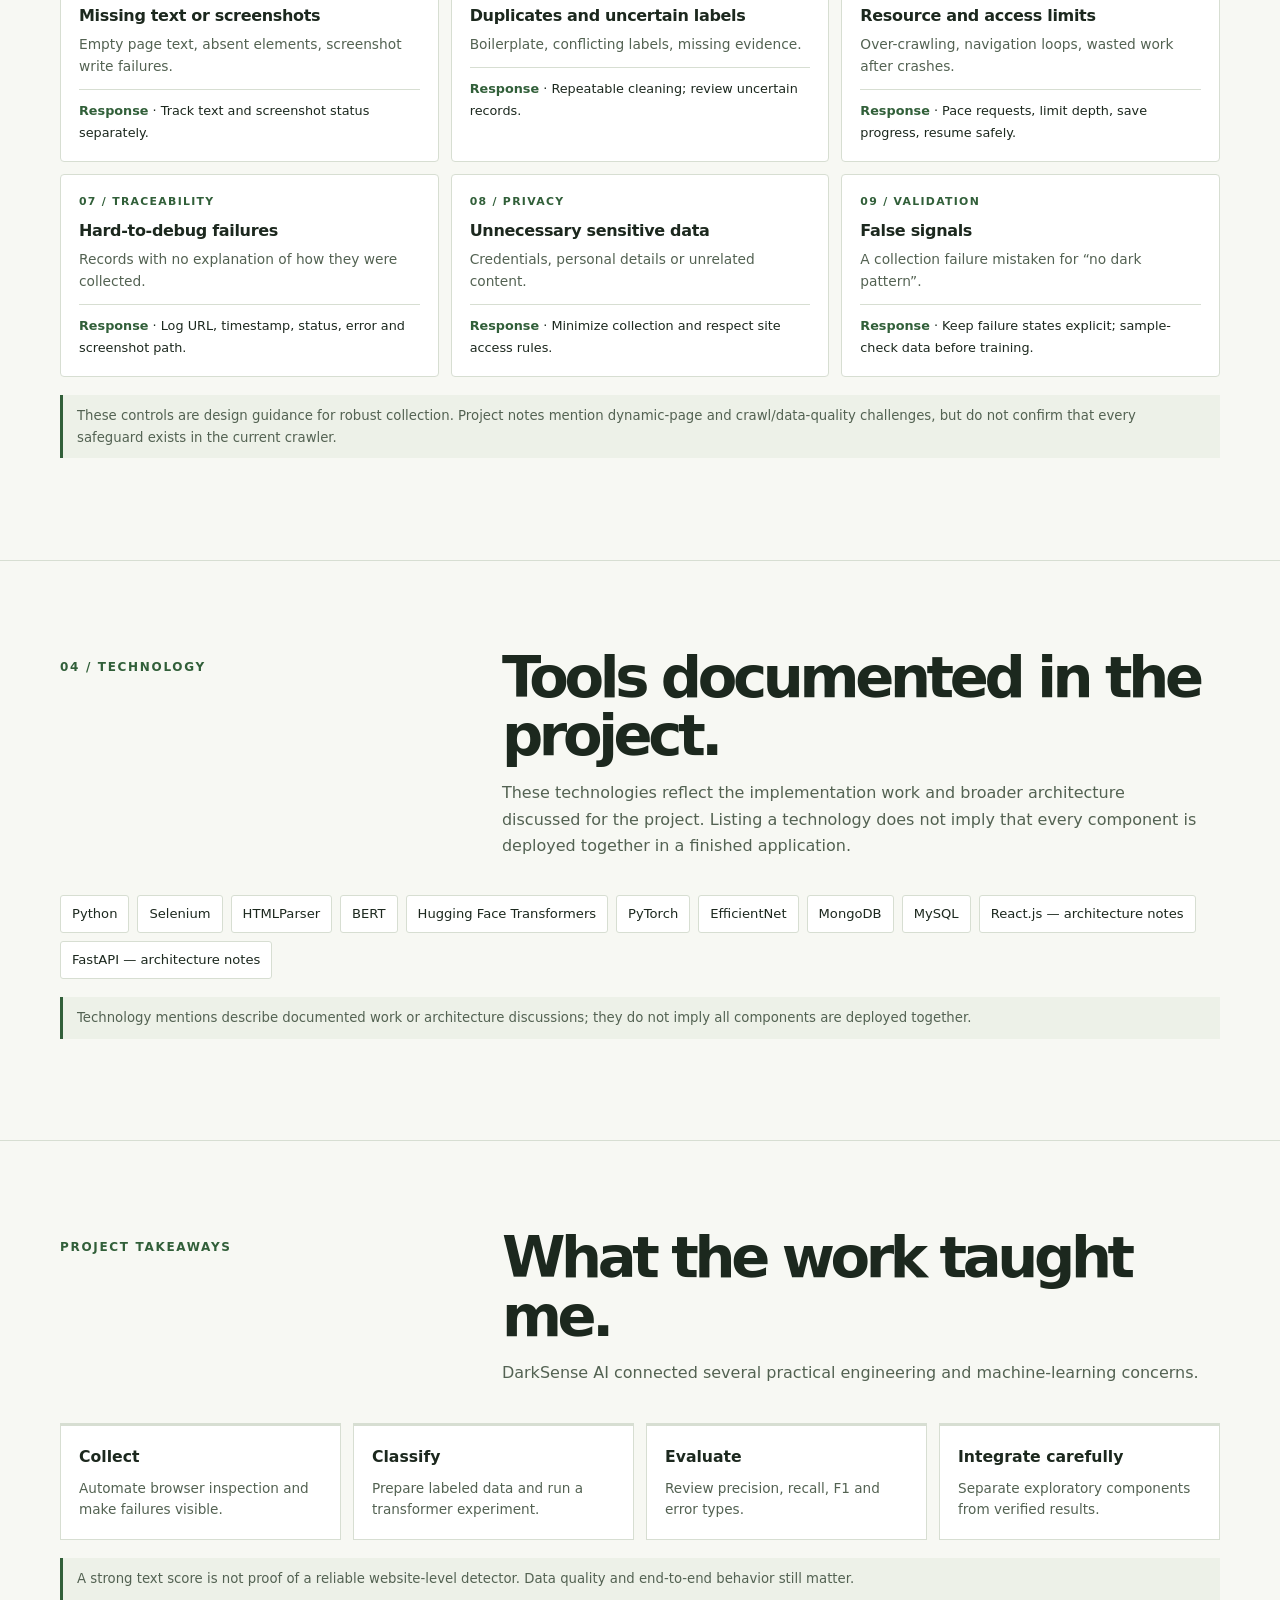
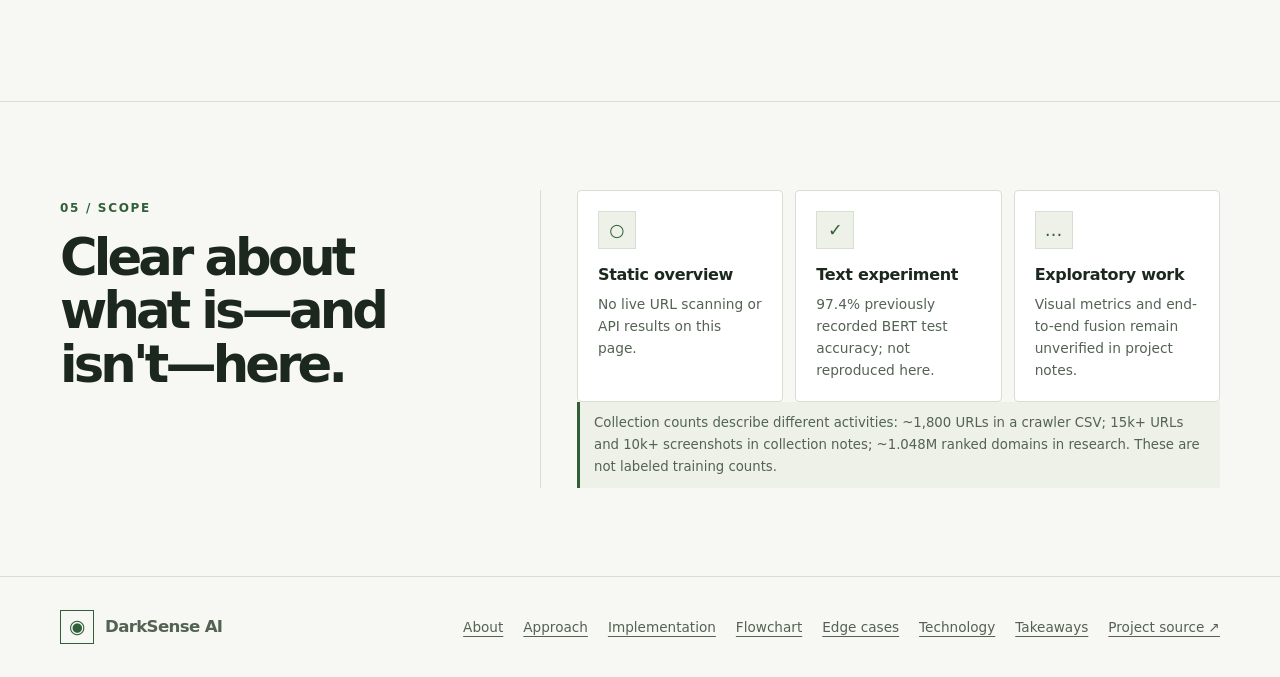
<file: darksense/index.html>
<!doctype html>
<html lang="en">
<head>
<meta charset="utf-8">
<meta name="viewport" content="width=device-width, initial-scale=1">
<meta name="theme-color" content="#f7f8f3">
<meta name="description" content="DarkSense AI explores dark-pattern detection on e-commerce websites through browser automation, BERT text classification, visual analysis and heuristic signals.">
<title>DarkSense AI — Website Interface Research</title>
<style>
:root{color-scheme:light;--bg:#f7f8f3;--surface:#ffffff;--surface-2:#edf1e8;--line:#d7ded2;--text:#1c281e;--muted:#536252;--accent:#315f39;--accent-ink:#ffffff;--max:1160px;--radius:4px}
*{box-sizing:border-box}img,svg,video{max-width:100%;height:auto}body{overflow-wrap:break-word} .wrap,.hero-grid,.section-heading,.stack-row,.implementation-grid article{min-width:0}
html{scroll-behavior:smooth;scroll-padding-top:92px}
body{margin:0;background:var(--bg);color:var(--text);font:16px/1.65 Inter,ui-sans-serif,system-ui,-apple-system,BlinkMacSystemFont,"Segoe UI",sans-serif;-webkit-font-smoothing:antialiased}
body:before{content:none}
a{color:inherit;text-decoration-thickness:1px;text-underline-offset:4px}
a:hover{color:var(--accent)}
a:focus-visible,button:focus-visible{outline:3px solid #b45f18;outline-offset:4px;border-radius:2px}
button,a{-webkit-tap-highlight-color:transparent}
.wrap{width:min(var(--max),calc(100% - 64px));margin-inline:auto}
.skip-link{position:absolute;left:16px;top:-60px;background:var(--text);color:#fff;padding:10px 14px;z-index:20}
.skip-link:focus{top:12px}
.topbar{position:sticky;top:0;z-index:10;border-bottom:1px solid var(--line);background:rgba(247,248,243,.96);backdrop-filter:blur(12px)}
.nav{min-height:76px;display:flex;align-items:center;justify-content:space-between;gap:24px}
.brand{display:inline-flex;align-items:center;gap:11px;font-size:1.04rem;font-weight:760;letter-spacing:-.04em;text-decoration:none;white-space:nowrap}
.brand-mark{display:grid;place-items:center;width:34px;height:34px;border:1px solid var(--accent);color:var(--accent);font-size:19px;line-height:1}
.navlinks{display:flex;gap:clamp(14px,2.4vw,30px);align-items:center}
.navlinks a{font-size:.88rem;color:var(--muted);text-decoration:none;min-height:44px;display:inline-flex;align-items:center;border-bottom:2px solid transparent}
.navlinks a:hover{color:var(--text);border-color:var(--accent)}
.navlinks a:focus-visible{color:var(--text)}
.nav-toggle{display:none;border:1px solid var(--line);background:var(--surface);color:var(--text);font:inherit;font-size:.9rem;padding:9px 13px;min-height:44px;cursor:pointer;border-radius:4px}
.hero{position:relative;padding:clamp(64px,9vw,112px) 0 clamp(64px,8vw,96px);border-bottom:1px solid var(--line);overflow:hidden}
.hero:after{content:"DS / 01";position:absolute;right:max(32px,calc((100vw - var(--max))/2));bottom:24px;color:#778174;font-size:.72rem;letter-spacing:.16em}
.hero-grid{display:grid;grid-template-columns:minmax(0,1.2fr) minmax(270px,.8fr);gap:clamp(44px,7vw,100px);align-items:center}
.eyebrow{display:flex;align-items:center;gap:10px;margin:0 0 24px;color:var(--accent);font-size:.76rem;font-weight:760;letter-spacing:.16em;text-transform:uppercase}
.eyebrow:before{content:"";width:28px;height:1px;background:var(--accent)}
.hero h1{font-size:clamp(3.7rem,8.5vw,7.7rem);line-height:.88;letter-spacing:-.09em;max-width:760px;margin:0 0 30px;font-weight:780}
.hero h1 span{color:var(--accent)}
.lede{font-size:clamp(1.18rem,2vw,1.42rem);line-height:1.48;max-width:630px;color:#354535;margin:0 0 16px}
.hero-copy{max-width:630px;color:var(--muted);margin:0}
.actions{display:flex;gap:12px;align-items:center;flex-wrap:wrap;margin-top:30px}
.button-link,.secondary-link{display:inline-flex;align-items:center;justify-content:center;gap:10px;min-height:48px;padding:12px 16px;font-weight:730;text-decoration:none;transition:background .18s ease,border-color .18s ease}
.button-link{background:var(--accent);color:var(--accent-ink);border:1px solid var(--accent);border-radius:4px}
.button-link:hover{color:#fff;background:#244b2b;border-color:#244b2b}
.secondary-link{border:1px solid var(--line);color:var(--text);border-radius:4px}
.secondary-link:hover{border-color:var(--accent);color:var(--accent)}
.text-link{display:inline-flex;align-items:center;justify-content:center;min-height:48px;padding:12px 4px;font-weight:730;text-decoration-thickness:1px;text-underline-offset:5px}
.text-link:hover{color:var(--accent)}
.hero-aside{position:relative;background:var(--surface);border:1px solid var(--line);padding:clamp(22px,3vw,34px);min-width:0;border-radius:4px;box-shadow:0 12px 32px rgba(29,48,28,.06)}
.hero-aside:before{content:"";position:absolute;top:-1px;left:-1px;width:52px;height:3px;background:var(--accent)}
.aside-label,.section-label{color:var(--accent);font-size:.75rem;font-weight:760;letter-spacing:.14em;text-transform:uppercase}
.hero-aside h2{font-size:clamp(1.35rem,2vw,1.7rem);line-height:1.25;letter-spacing:-.045em;margin:14px 0 12px}
.hero-aside p{color:var(--muted);font-size:.94rem;margin:0 0 20px}
.text-rule{border-top:1px solid var(--line);margin:20px 0}
.aside-list{padding:0;margin:0;list-style:none}
.aside-list li{display:flex;gap:11px;align-items:flex-start;padding:10px 0;border-bottom:1px solid var(--line);color:var(--text);font-size:.9rem}
.aside-list li:before{content:"↳";color:var(--accent);flex:0 0 auto}
.aside-list li:last-child{border-bottom:0;padding-bottom:0}
.section{padding:clamp(58px,7.5vw,88px) 0;border-bottom:1px solid var(--line)}
.section-heading{display:grid;grid-template-columns:minmax(150px,.68fr) minmax(0,1.32fr);gap:clamp(28px,6vw,72px);margin-bottom:36px}
.section-label{padding-top:9px}
.section-heading h2{font-size:clamp(2rem,4.5vw,3.65rem);line-height:1.02;letter-spacing:-.075em;margin:0;max-width:720px}
.section-heading p{color:var(--muted);margin:14px 0 0;max-width:700px}
.section-heading.compact{margin-bottom:0}
.approach{display:grid;grid-template-columns:repeat(3,minmax(0,1fr));border-top:1px solid var(--line);border-bottom:1px solid var(--line)}
.approach article{position:relative;padding:26px 24px 28px 0;min-width:0}
.approach article+article{border-left:1px solid var(--line);padding-left:24px}
.number{color:var(--accent);font-size:.74rem;font-weight:760;letter-spacing:.1em}
.approach h3{font-size:1.15rem;line-height:1.3;letter-spacing:-.025em;margin:14px 0 10px}
.approach p{color:var(--muted);font-size:.93rem;line-height:1.7;margin:0;overflow-wrap:anywhere}
code{font-size:.88em;color:#244b2b;background:#e8efe3;padding:2px 5px;border:1px solid #cbd8c5;border-radius:3px}
.stack-list{display:grid;grid-template-columns:repeat(2,minmax(0,1fr));gap:0 56px;border-top:1px solid var(--line)}
.stack-row{display:grid;grid-template-columns:minmax(100px,.55fr) minmax(0,1fr);gap:18px;padding:18px 0;border-bottom:1px solid var(--line);min-width:0}
.stack-row dt{color:var(--accent);font-size:.9rem;font-weight:730}
.stack-row dd{margin:0;color:var(--muted);overflow-wrap:anywhere}
.scope{display:grid;grid-template-columns:minmax(0,.75fr) minmax(0,1.25fr);gap:clamp(28px,6vw,72px)}
.scope h2{font-size:clamp(2rem,4vw,3.4rem);line-height:1.04;letter-spacing:-.075em;margin:12px 0 0}
.scope-copy{border-left:1px solid var(--line);padding-left:clamp(20px,3vw,36px)}
.scope-copy p{color:var(--muted);margin:0 0 16px}
.scope-copy p:last-child{margin-bottom:0}
.footer{padding:28px 0;color:var(--muted);font-size:.85rem}
.footer-inner{display:flex;justify-content:space-between;align-items:center;gap:24px}
.footer-links{display:flex;gap:8px 20px;flex-wrap:wrap}
.footer-links a{color:var(--muted);display:inline-flex;align-items:center;min-height:44px}
.footer-links a:hover{color:var(--accent)}
@media(max-width:860px){.wrap{width:min(var(--max),calc(100% - 40px))}.hero-grid{grid-template-columns:minmax(0,1fr);gap:42px}.hero-aside{max-width:640px}.hero h1{max-width:680px}.section-heading,.scope{grid-template-columns:1fr;gap:18px}.section-label{padding-top:0}.scope-copy{border-left:0;border-top:1px solid var(--line);padding:22px 0 0}.approach{grid-template-columns:1fr}.approach article{padding:23px 0}.approach article+article{border-left:0;border-top:1px solid var(--line);padding-left:0}.stack-list{gap:0 32px}}
@media(max-width:640px){html{scroll-padding-top:72px}.wrap{width:calc(100% - 32px)}.nav{min-height:68px}.nav-toggle{display:inline-flex;align-items:center;justify-content:center}.navlinks{display:none;position:absolute;top:67px;left:16px;right:16px;padding:8px;background:var(--surface);border:1px solid var(--line);box-shadow:0 18px 40px rgba(29,48,28,.12);align-items:stretch;flex-direction:column;gap:0;border-radius:4px}.navlinks.open{display:flex}.navlinks a{padding:10px 12px;width:100%;min-height:46px;border-bottom:1px solid var(--line)}.navlinks a:last-child{border-bottom:0}.hero{padding:58px 0 64px}.hero:after{right:16px;bottom:16px}.hero h1{font-size:clamp(3.45rem,16vw,5.4rem);overflow-wrap:normal}.eyebrow{margin-bottom:20px;font-size:.7rem}.lede{font-size:1.15rem}.actions{align-items:stretch;flex-direction:column}.button-link,.secondary-link{width:100%;min-height:48px}.hero-aside{padding:23px 20px}.section{padding:56px 0}.section-heading{margin-bottom:26px}.section-heading h2{font-size:clamp(2rem,10vw,3rem)}.approach article{padding:22px 0}.stack-list{grid-template-columns:1fr}.stack-row{grid-template-columns:112px minmax(0,1fr);gap:14px;padding:15px 0}.scope h2{font-size:clamp(2rem,10vw,3rem)}.footer-inner{align-items:flex-start;flex-direction:column;gap:14px}.footer-links{gap:0 12px}.footer-links a{padding-right:4px}}
@media(max-width:360px){.wrap{width:calc(100% - 24px)}.hero h1{font-size:3.2rem}.stack-row{grid-template-columns:1fr;gap:4px}.brand{font-size:1rem}}
@media(prefers-reduced-motion:reduce){html{scroll-behavior:auto}*,*:before,*:after{transition:none!important}}

/* Project case-study layout */
.implementation-grid{border-top:1px solid var(--line)}
.implementation-grid article{display:grid;grid-template-columns:minmax(150px,.42fr) minmax(0,1.58fr);gap:clamp(24px,5vw,64px);padding:25px 0 28px;border-bottom:1px solid var(--line)}
.implementation-index{display:flex;align-items:baseline;gap:14px;color:var(--muted);font-size:.72rem;font-weight:750;letter-spacing:.13em}
.implementation-index .number{font-size:1.4rem;letter-spacing:-.05em}
.implementation-copy{max-width:760px}
.implementation-copy h3{font-size:clamp(1.18rem,2.1vw,1.55rem);line-height:1.3;letter-spacing:-.035em;margin:0 0 8px}
.implementation-copy p{color:var(--muted);font-size:.96rem;line-height:1.75;margin:0;max-width:720px}
@media(max-width:640px){.implementation-grid article{grid-template-columns:1fr;gap:9px;padding:20px 0 23px}.implementation-index{gap:10px}.implementation-copy h3{margin-bottom:7px}}

/* Light editorial system: restrained contrast, clear surfaces, consistent controls. */
@media(hover:hover){.button-link,.secondary-link{transition:background-color .18s ease,border-color .18s ease,color .18s ease}}
@media(prefers-contrast:more){:root{--line:#aeb9a8;--muted:#394a39}.section,.stack-list,.approach,.implementation-grid{border-color:var(--line)}}

/* Evidence-led hero visual and model experiment panel */
.hero-evidence{padding:20px;background:#f0f3eb;box-shadow:none}.evidence-topline{display:flex;align-items:center;justify-content:space-between;gap:12px;margin-bottom:15px}.evidence-status{font-size:.65rem;letter-spacing:.13em;font-weight:800;color:var(--muted);display:flex;align-items:center;gap:7px}.evidence-status span{width:7px;height:7px;border-radius:50%;background:#b88735;display:inline-block}.mock-store{background:#fff;border:1px solid #d7ded2;color:#1c281e}.mock-store-head{display:flex;align-items:center;justify-content:space-between;padding:13px 15px;border-bottom:1px solid #e2e7dd;font-size:.72rem;letter-spacing:.09em;font-weight:800}.mock-product{display:grid;grid-template-columns:.8fr 1.2fr;gap:15px;padding:15px}.mock-product-art{min-height:245px;position:relative;display:grid;place-items:center;overflow:hidden;background:#e5e9df}.product-shape{width:66%;height:62%;background:linear-gradient(135deg,#a5b59b,#71856b);border-radius:18px 18px 10px 10px;transform:rotate(-7deg);box-shadow:inset -12px -4px 0 rgba(28,40,30,.1);position:relative}.product-shape:before{content:"";position:absolute;left:25%;top:-12%;width:50%;height:22%;border:5px solid #71856b;border-bottom:0;border-radius:18px 18px 0 0}.product-shadow{position:absolute;width:62%;height:12px;border-radius:50%;background:rgba(28,40,30,.13);bottom:18%;filter:blur(7px)}.mock-product-copy{min-width:0}.mock-kicker{font-size:.58rem;letter-spacing:.09em;color:#536252;font-weight:800}.mock-product-copy h2{font-size:1.1rem;letter-spacing:-.04em;line-height:1.2;margin:9px 0}.mock-price{font-size:.9rem;font-weight:800;margin:0 0 14px}.mock-price del{font-size:.75rem;font-weight:500;color:#697367;margin-left:5px}.signal-highlight{display:flex;gap:8px;padding:9px 7px;border:1px solid #9db79a;background:#f3f7f0;margin:8px 0;min-width:0}.signal-highlight.amber{border-color:#d7b56e;background:#fbf5e8}.signal-pin{display:grid;place-items:center;flex:0 0 22px;width:22px;height:22px;background:#315f39;color:#fff;font-size:.68rem;font-weight:800}.signal-highlight.amber .signal-pin{background:#98651d}.signal-highlight strong,.signal-highlight small{display:block}.signal-highlight strong{font-size:.7rem;line-height:1.35}.signal-highlight small{font-size:.62rem;line-height:1.45;color:#536252;margin-top:3px}.mock-cta{margin-top:12px;display:flex;justify-content:space-between;align-items:center;background:#315f39;color:white;padding:10px 11px;font-size:.68rem;font-weight:800;letter-spacing:.04em}.mock-foot{display:flex;align-items:center;justify-content:space-between;gap:6px;padding:11px 14px;border-top:1px solid #e2e7dd;color:#536252;font-size:.59rem;font-weight:800;letter-spacing:.08em}.visual-disclaimer{font-size:.73rem!important;line-height:1.45!important;margin:12px 0 0!important;color:#536252!important}.experiment-panel{margin-top:26px;border:1px solid var(--line);background:var(--surface);display:grid;grid-template-columns:minmax(0,.8fr) minmax(0,1.2fr)}.experiment-result{padding:24px;border-right:1px solid var(--line)}.experiment-result .metric-value{font-size:clamp(2.4rem,5vw,3.8rem)}.experiment-result p,.experiment-details p{font-size:.88rem;line-height:1.65;color:var(--muted);margin:12px 0 0}.experiment-details{padding:24px}.experiment-details h3{font-size:1.1rem;letter-spacing:-.03em;margin:0 0 12px}.experiment-facts{display:grid;grid-template-columns:repeat(2,minmax(0,1fr));gap:10px}.experiment-fact{padding:12px;background:var(--surface-2);min-width:0}.experiment-fact strong,.experiment-fact span{display:block}.experiment-fact strong{font-size:.84rem}.experiment-fact span{font-size:.76rem;color:var(--muted);margin-top:4px}.experiment-caveat{border-top:1px solid var(--line);margin-top:14px;padding-top:12px;font-size:.8rem;line-height:1.6;color:var(--muted)}
@media(max-width:640px){.hero-evidence{padding:14px}.mock-product{grid-template-columns:1fr}.mock-product-art{min-height:145px}.product-shape{width:30%;height:70%}.product-shadow{width:28%;bottom:13%}.experiment-panel{grid-template-columns:1fr}.experiment-result{border-right:0;border-bottom:1px solid var(--line);padding:19px}.experiment-details{padding:19px}.mock-foot{font-size:.52rem;letter-spacing:.04em}}
@media(prefers-reduced-motion:reduce){.product-shape{transform:none}}

/* Visual-first case-study components */
.metric-grid{display:grid;grid-template-columns:repeat(4,minmax(0,1fr));gap:12px;margin-top:30px}
.metric-card{background:var(--surface);border:1px solid var(--line);padding:20px 18px;min-width:0;border-radius:4px}
.metric-value{font-size:clamp(1.8rem,4vw,2.7rem);line-height:1;letter-spacing:-.07em;font-weight:780;color:var(--accent);display:block}
.metric-label{display:block;font-size:.83rem;font-weight:740;margin-top:11px}
.metric-note{display:block;color:var(--muted);font-size:.75rem;line-height:1.45;margin-top:5px}
.signal-grid,.edge-grid{display:grid;grid-template-columns:repeat(3,minmax(0,1fr));gap:12px}
.signal-card,.edge-card{border:1px solid var(--line);background:var(--surface);padding:20px;border-radius:4px;min-width:0}
.signal-icon{width:38px;height:38px;display:grid;place-items:center;border:1px solid var(--line);background:var(--surface-2);color:var(--accent);font-size:1.1rem;margin-bottom:16px}
.signal-card h3,.edge-card h3{font-size:1rem;line-height:1.3;margin:0 0 7px;letter-spacing:-.02em}
.signal-card p,.edge-card p{color:var(--muted);font-size:.86rem;line-height:1.6;margin:0}
.edge-card{padding:18px}
.edge-card .edge-tag{font-size:.68rem;color:var(--accent);font-weight:760;letter-spacing:.12em;display:block;margin-bottom:10px}
.edge-card p{margin-bottom:12px}
.edge-card .response{border-top:1px solid var(--line);padding-top:10px;color:var(--text);font-size:.8rem}
.edge-card .response strong{color:var(--accent)}
.workflow-strip{display:grid;grid-template-columns:repeat(4,minmax(0,1fr));gap:0;border:1px solid var(--line);background:var(--surface)}
.workflow-step{padding:19px 17px;position:relative;min-width:0}
.workflow-step+.workflow-step{border-left:1px solid var(--line)}
.workflow-step .step-num{font-size:.72rem;letter-spacing:.1em;font-weight:800;color:var(--accent)}
.workflow-step h3{font-size:.98rem;line-height:1.3;margin:9px 0 5px}
.workflow-step p{font-size:.82rem;color:var(--muted);line-height:1.5;margin:0}
.tech-pills{display:flex;flex-wrap:wrap;gap:8px;margin-top:22px}
.tech-pills span{border:1px solid var(--line);background:var(--surface);padding:7px 11px;font-size:.82rem;border-radius:3px}
.learning-grid{display:grid;grid-template-columns:repeat(4,minmax(0,1fr));gap:12px}
.learning-card{border-top:3px solid var(--accent);background:var(--surface);padding:18px;border:1px solid var(--line);border-top-width:3px}
.learning-card h3{font-size:.98rem;margin:0 0 8px}
.learning-card p{font-size:.85rem;color:var(--muted);line-height:1.6;margin:0}
.note-line{font-size:.83rem;color:var(--muted);border-left:3px solid var(--accent);padding:10px 14px;background:var(--surface-2);margin-top:18px}
@media(max-width:800px){.metric-grid{grid-template-columns:repeat(2,minmax(0,1fr))}.signal-grid,.edge-grid{grid-template-columns:repeat(2,minmax(0,1fr))}.workflow-strip{grid-template-columns:repeat(2,minmax(0,1fr))}.workflow-step:nth-child(3){border-left:0;border-top:1px solid var(--line)}.workflow-step:nth-child(4){border-top:1px solid var(--line)}.learning-grid{grid-template-columns:repeat(2,minmax(0,1fr))}}
@media(max-width:520px){.signal-grid,.edge-grid,.learning-grid{grid-template-columns:1fr}.metric-card{padding:16px 13px}.workflow-step{padding:15px 12px}.workflow-step h3{font-size:.9rem}.metric-value{font-size:2rem}}

</style>
</head>
<body>
<a class="skip-link" href="#main-content">Skip to content</a>
<header class="topbar"><div class="wrap nav"><a class="brand" href="#home" aria-label="DarkSense AI home"><span class="brand-mark" aria-hidden="true">◉</span><span>DarkSense AI</span></a><button class="nav-toggle" id="navToggle" aria-expanded="false" aria-controls="navLinks" aria-label="Toggle navigation">Menu</button><nav class="navlinks" id="navLinks" aria-label="Main navigation"><a href="#about">About</a><a href="#approach">Approach</a><a href="#implementation">Implementation</a><a href="#implementation-flowchart">Flowchart</a><a href="#collection-edge-cases">Collection edge cases</a><a href="#technology">Technology</a><a href="#learning">Takeaways</a><a href="#scope">Scope</a></nav></div></header>
<main id="main-content">
<section class="hero" id="home"><div class="wrap hero-grid"><div><p class="eyebrow">Website interface research</p><h1>Look closer at the <span>web.</span></h1><p class="lede">Exploring how automation and AI can help identify dark patterns in website interfaces.</p><p class="hero-copy">A project exploring how website text, browser automation and visual-analysis experiments can surface potentially deceptive e-commerce interface patterns.</p><div class="metric-grid" aria-label="Project research figures"><div class="metric-card"><span class="metric-value">15k+</span><span class="metric-label">URLs explored</span><span class="metric-note">Collection work in project notes</span></div><div class="metric-card"><span class="metric-value">10k+</span><span class="metric-label">UI screenshots</span><span class="metric-note">Recorded collection activity</span></div><div class="metric-card"><span class="metric-value">3,460</span><span class="metric-label">Cleaned records</span><span class="metric-note">BERT dataset notes</span></div><div class="metric-card"><span class="metric-value">97.4%</span><span class="metric-label">BERT test accuracy</span><span class="metric-note">Previously recorded; not independently reproduced</span></div></div><div class="actions"><a class="button-link" href="#approach">Explore the approach <span aria-hidden="true">↓</span></a><a class="secondary-link" href="demo.html">Live demo <span aria-hidden="true">↗</span></a><a class="text-link" href="https://github.com/laxmi-narayan-87/CL-PORT/tree/main/darksense" target="_blank" rel="noopener noreferrer">Project source ↗</a></div></div><aside class="hero-aside hero-evidence" aria-label="Illustrative interface showing possible dark-pattern signals"><div class="evidence-topline"><span class="aside-label">Interface signal study</span><span class="evidence-status"><span aria-hidden="true"></span> EXAMPLE</span></div><div class="mock-store"><div class="mock-store-head"><span>FIELD & FORM</span><span aria-hidden="true">⌕　♡　▢</span></div><div class="mock-product"><div class="mock-product-art" aria-hidden="true"><span class="product-shape"></span><span class="product-shadow"></span></div><div class="mock-product-copy"><span class="mock-kicker">ILLUSTRATIVE PRODUCT PAGE</span><h2>Everyday carry bag</h2><p class="mock-price">₹2,499 <del>₹4,999</del></p><div class="signal-highlight"><span class="signal-pin">01</span><span><strong>Discount framing</strong><small>Compare the displayed price with supporting context.</small></span></div><div class="signal-highlight amber"><span class="signal-pin">02</span><span><strong>Urgency language</strong><small>Check whether time pressure is substantiated.</small></span></div><div class="mock-cta" aria-hidden="true">ADD TO BAG <span>→</span></div></div></div><div class="mock-foot"><span>OBSERVE</span><span>→</span><span>REVIEW CONTEXT</span><span>→</span><span>VALIDATE</span></div></div><p class="visual-disclaimer">Illustrative mockup, not a screenshot or a detection result from a live store.</p></aside></div></section>
<section class="section" id="about"><div class="wrap"><div class="section-heading compact"><div class="section-label">01 / About</div><div><h2>Make the interface easier to question.</h2><p>DarkSense AI explores signals in e-commerce interfaces that may pressure or mislead shoppers. It combines browser automation with NLP experiments and visual-analysis exploration.</p><div class="signal-grid" style="margin-top:22px"><article class="signal-card"><div class="signal-icon" aria-hidden="true">◷</div><h3>Urgency</h3><p>Countdowns and time pressure</p></article><article class="signal-card"><div class="signal-icon" aria-hidden="true">▤</div><h3>Scarcity</h3><p>Limited-stock or availability claims</p></article><article class="signal-card"><div class="signal-icon" aria-hidden="true">％</div><h3>Discount cues</h3><p>Potentially misleading price framing</p></article></div></div></div></section>
<section class="section" id="approach"><div class="wrap"><div class="section-heading"><div class="section-label">02 / Approach</div><div><h2>Collect evidence first. Interpret it carefully.</h2><p>Three workstreams, with different levels of verification—not a claimed production detector.</p></div></div><div class="workflow-strip">
<article class="workflow-step"><span class="step-num">01 / COLLECT</span><h3>Inspect pages</h3><p>Python · HTMLParser · Selenium</p></article>
<article class="workflow-step"><span class="step-num">02 / PREPARE</span><h3>Clean + label</h3><p>~3,460 records · 80:20 split</p></article>
<article class="workflow-step"><span class="step-num">03 / MODEL</span><h3>Train BERT</h3><p>Tokenize · train · infer · evaluate</p></article>
<article class="workflow-step"><span class="step-num">04 / REVIEW</span><h3>Inspect signals</h3><p>Heuristics and visual work remain exploratory</p></article>
</div><p class="note-line">Collection figures in project notes refer to different activities; they are not training-example counts.</p></div></div></section>

<section class="section" id="implementation-flowchart"><div class="wrap"><div class="section-heading"><div class="section-label">Workflow map</div><div><h2>Implementation at a glance.</h2><p>Follow the main stages visually. Dashed certainty is avoided: visual analysis and integration remain exploratory.</p></div></div><figure style="margin:0;border:1px solid var(--line);background:var(--surface);padding:clamp(12px,2.5vw,28px);border-radius:4px"><img src="implementation-flowchart.svg" alt="DarkSense AI flowchart showing website URL selection, Python and Selenium collection, text cleaning and labeling, BERT training and evaluation, separate visual and heuristic workstreams, and exploratory integration review" width="1400" height="1900" loading="lazy" style="display:block;width:100%;height:auto"><figcaption style="color:var(--muted);font-size:.86rem;margin-top:14px">Workflow overview, not a claim that every component is connected in a deployed end-to-end detector. <a href="implementation-flowchart.svg" target="_blank" rel="noopener noreferrer">Open SVG directly ↗</a></figcaption></figure></div></section>
<section class="section" id="implementation"><div class="wrap"><div class="section-heading"><div class="section-label">03 / Implementation</div><div><h2>From website evidence to model experiments.</h2><p>Three components; the BERT text experiment has the clearest recorded evaluation.</p></div></div><div class="implementation-grid"><article><div class="implementation-index"><span class="number">01</span><span>COLLECTION</span></div><div class="implementation-copy"><h3>Browser-based inspection</h3><div class="tech-pills"><span>Python</span><span>Selenium</span><span>HTMLParser</span><span>URL crawling</span><span>Page text</span><span>UI screenshots</span></div></div></article><article><div class="implementation-index"><span class="number">02</span><span>NLP EXPERIMENT</span></div><div class="implementation-copy"><h3>BERT text classification</h3><div class="tech-pills"><span>BERT base uncased</span><span>Hugging Face Trainer</span><span>Binary labels</span><span>Inference</span><span>Precision / Recall / F1</span><span>Confusion matrix</span></div><div class="experiment-panel" aria-label="Recorded BERT text experiment summary"><div class="experiment-result"><span class="aside-label">Recorded test result</span><span class="metric-value" style="margin-top:14px">97.4%</span><span class="metric-label">BERT test accuracy</span><p>Previously recorded in project notes; not independently reproduced during this review.</p></div><div class="experiment-details"><h3>What this number describes</h3><div class="experiment-facts"><div class="experiment-fact"><strong>3,460</strong><span>Cleaned records in notes</span></div><div class="experiment-fact"><strong>80:20</strong><span>Recorded train/test split</span></div><div class="experiment-fact"><strong>BERT</strong><span>Base uncased text model</span></div><div class="experiment-fact"><strong>Binary</strong><span>Dark pattern / not dark pattern</span></div></div><div class="experiment-caveat">Accuracy alone does not show class balance, false-positive cost or real-world detector reliability. Confusion-matrix values and verified end-to-end results are not available here, so no chart is inferred.</div></div></div><p class="note-line">Visual-model metrics and verified text + vision fusion results are not established in the available notes.</p></div></article><article><div class="implementation-index"><span class="number">03</span><span>VISUAL EXPLORATION</span></div><div class="implementation-copy"><h3>EfficientNet pipeline</h3><div class="tech-pills"><span>EfficientNet preprocessing</span><span>PyTorch inference</span><span>Urgency signals</span><span>Scarcity signals</span><span>Discount cues</span></div><p class="note-line">Visual-model metrics and verified text + vision fusion results are not established in the available notes.</p></div></article></div><div class="section-heading compact" style="margin-top:30px"><div class="section-label">Engineering principle</div><div><h3 style="margin:0 0 8px">Model quality ≠ system reliability</h3><p>Retries, waits, missing-element checks, per-URL logs and false-positive review help make collection results inspectable. The exact final status of every safeguard is not established.</p></div></div></div></section>
<section class="section" id="collection-edge-cases"><div class="wrap"><div class="section-heading"><div class="section-label">Collection reliability</div><div><h2>Edge cases, handled deliberately.</h2><p>Recommended crawler safeguards—not a claim that every control is already implemented.</p></div></div>
<div class="edge-grid">
<article class="edge-card"><span class="edge-tag">01 / INPUT</span><h3>Bad or duplicate URLs</h3><p>Malformed entries, repeated pages, unsupported schemes.</p><div class="response"><strong>Response</strong> · Validate, normalize, deduplicate, log skips.</div></article>
<article class="edge-card"><span class="edge-tag">02 / NETWORK</span><h3>Timeouts and blocks</h3><p>Slow pages, transient errors, access denied, browser crashes.</p><div class="response"><strong>Response</strong> · Bounded waits, limited retries, backoff, error codes.</div></article>
<article class="edge-card"><span class="edge-tag">03 / RENDERING</span><h3>Dynamic content</h3><p>JavaScript, lazy loading, cookie banners and overlays.</p><div class="response"><strong>Response</strong> · Wait for elements; flag incomplete captures.</div></article>
<article class="edge-card"><span class="edge-tag">04 / EXTRACTION</span><h3>Missing text or screenshots</h3><p>Empty page text, absent elements, screenshot write failures.</p><div class="response"><strong>Response</strong> · Track text and screenshot status separately.</div></article>
<article class="edge-card"><span class="edge-tag">05 / DATA QUALITY</span><h3>Duplicates and uncertain labels</h3><p>Boilerplate, conflicting labels, missing evidence.</p><div class="response"><strong>Response</strong> · Repeatable cleaning; review uncertain records.</div></article>
<article class="edge-card"><span class="edge-tag">06 / CRAWL SAFETY</span><h3>Resource and access limits</h3><p>Over-crawling, navigation loops, wasted work after crashes.</p><div class="response"><strong>Response</strong> · Pace requests, limit depth, save progress, resume safely.</div></article>
<article class="edge-card"><span class="edge-tag">07 / TRACEABILITY</span><h3>Hard-to-debug failures</h3><p>Records with no explanation of how they were collected.</p><div class="response"><strong>Response</strong> · Log URL, timestamp, status, error and screenshot path.</div></article>
<article class="edge-card"><span class="edge-tag">08 / PRIVACY</span><h3>Unnecessary sensitive data</h3><p>Credentials, personal details or unrelated content.</p><div class="response"><strong>Response</strong> · Minimize collection and respect site access rules.</div></article>
<article class="edge-card"><span class="edge-tag">09 / VALIDATION</span><h3>False signals</h3><p>A collection failure mistaken for “no dark pattern”.</p><div class="response"><strong>Response</strong> · Keep failure states explicit; sample-check data before training.</div></article>
</div><p class="note-line">These controls are design guidance for robust collection. Project notes mention dynamic-page and crawl/data-quality challenges, but do not confirm that every safeguard exists in the current crawler.</p></div></section>
<section class="section" id="technology"><div class="wrap"><div class="section-heading"><div class="section-label">04 / Technology</div><div><h2>Tools documented in the project.</h2><p>These technologies reflect the implementation work and broader architecture discussed for the project. Listing a technology does not imply that every component is deployed together in a finished application.</p></div></div><div class="tech-pills"><span>Python</span><span>Selenium</span><span>HTMLParser</span><span>BERT</span><span>Hugging Face Transformers</span><span>PyTorch</span><span>EfficientNet</span><span>MongoDB</span><span>MySQL</span><span>React.js — architecture notes</span><span>FastAPI — architecture notes</span></div><p class="note-line">Technology mentions describe documented work or architecture discussions; they do not imply all components are deployed together.</p></div></section>
<section class="section" id="learning"><div class="wrap"><div class="section-heading"><div class="section-label">Project takeaways</div><div><h2>What the work taught me.</h2><p>DarkSense AI connected several practical engineering and machine-learning concerns.</p></div></div><div class="learning-grid"><article class="learning-card"><h3>Collect</h3><p>Automate browser inspection and make failures visible.</p></article><article class="learning-card"><h3>Classify</h3><p>Prepare labeled data and run a transformer experiment.</p></article><article class="learning-card"><h3>Evaluate</h3><p>Review precision, recall, F1 and error types.</p></article><article class="learning-card"><h3>Integrate carefully</h3><p>Separate exploratory components from verified results.</p></article></div><p class="note-line">A strong text score is not proof of a reliable website-level detector. Data quality and end-to-end behavior still matter.</p></div></section>
<section class="section" id="scope"><div class="wrap scope"><div><div class="section-label">05 / Scope</div><h2>Clear about what is—and isn't—here.</h2></div><div class="scope-copy"><div class="signal-grid"><article class="signal-card"><div class="signal-icon" aria-hidden="true">○</div><h3>Static overview</h3><p>No live URL scanning or API results on this page.</p></article><article class="signal-card"><div class="signal-icon" aria-hidden="true">✓</div><h3>Text experiment</h3><p>97.4% previously recorded BERT test accuracy; not reproduced here.</p></article><article class="signal-card"><div class="signal-icon" aria-hidden="true">…</div><h3>Exploratory work</h3><p>Visual metrics and end-to-end fusion remain unverified in project notes.</p></article></div><p class="note-line">Collection counts describe different activities: ~1,800 URLs in a crawler CSV; 15k+ URLs and 10k+ screenshots in collection notes; ~1.048M ranked domains in research. These are not labeled training counts.</p></div></div></section>
</main><footer class="footer"><div class="wrap footer-inner"><a class="brand" href="#home"><span class="brand-mark" aria-hidden="true">◉</span><span>DarkSense AI</span></a><div class="footer-links"><a href="#about">About</a><a href="#approach">Approach</a><a href="#implementation">Implementation</a><a href="#implementation-flowchart">Flowchart</a><a href="#collection-edge-cases">Edge cases</a><a href="#technology">Technology</a><a href="#learning">Takeaways</a><a href="demo.html">Project source ↗</a></div></div></footer>
<script>(()=>{const b=document.getElementById('navToggle'),n=document.getElementById('navLinks');if(!b||!n)return;b.addEventListener('click',()=>{const o=n.classList.toggle('open');b.setAttribute('aria-expanded',String(o));b.textContent=o?'Close':'Menu'});n.querySelectorAll('a').forEach(a=>a.addEventListener('click',()=>{n.classList.remove('open');b.setAttribute('aria-expanded','false');b.textContent='Menu'}))})();</script>
</body>
</html>
</file>
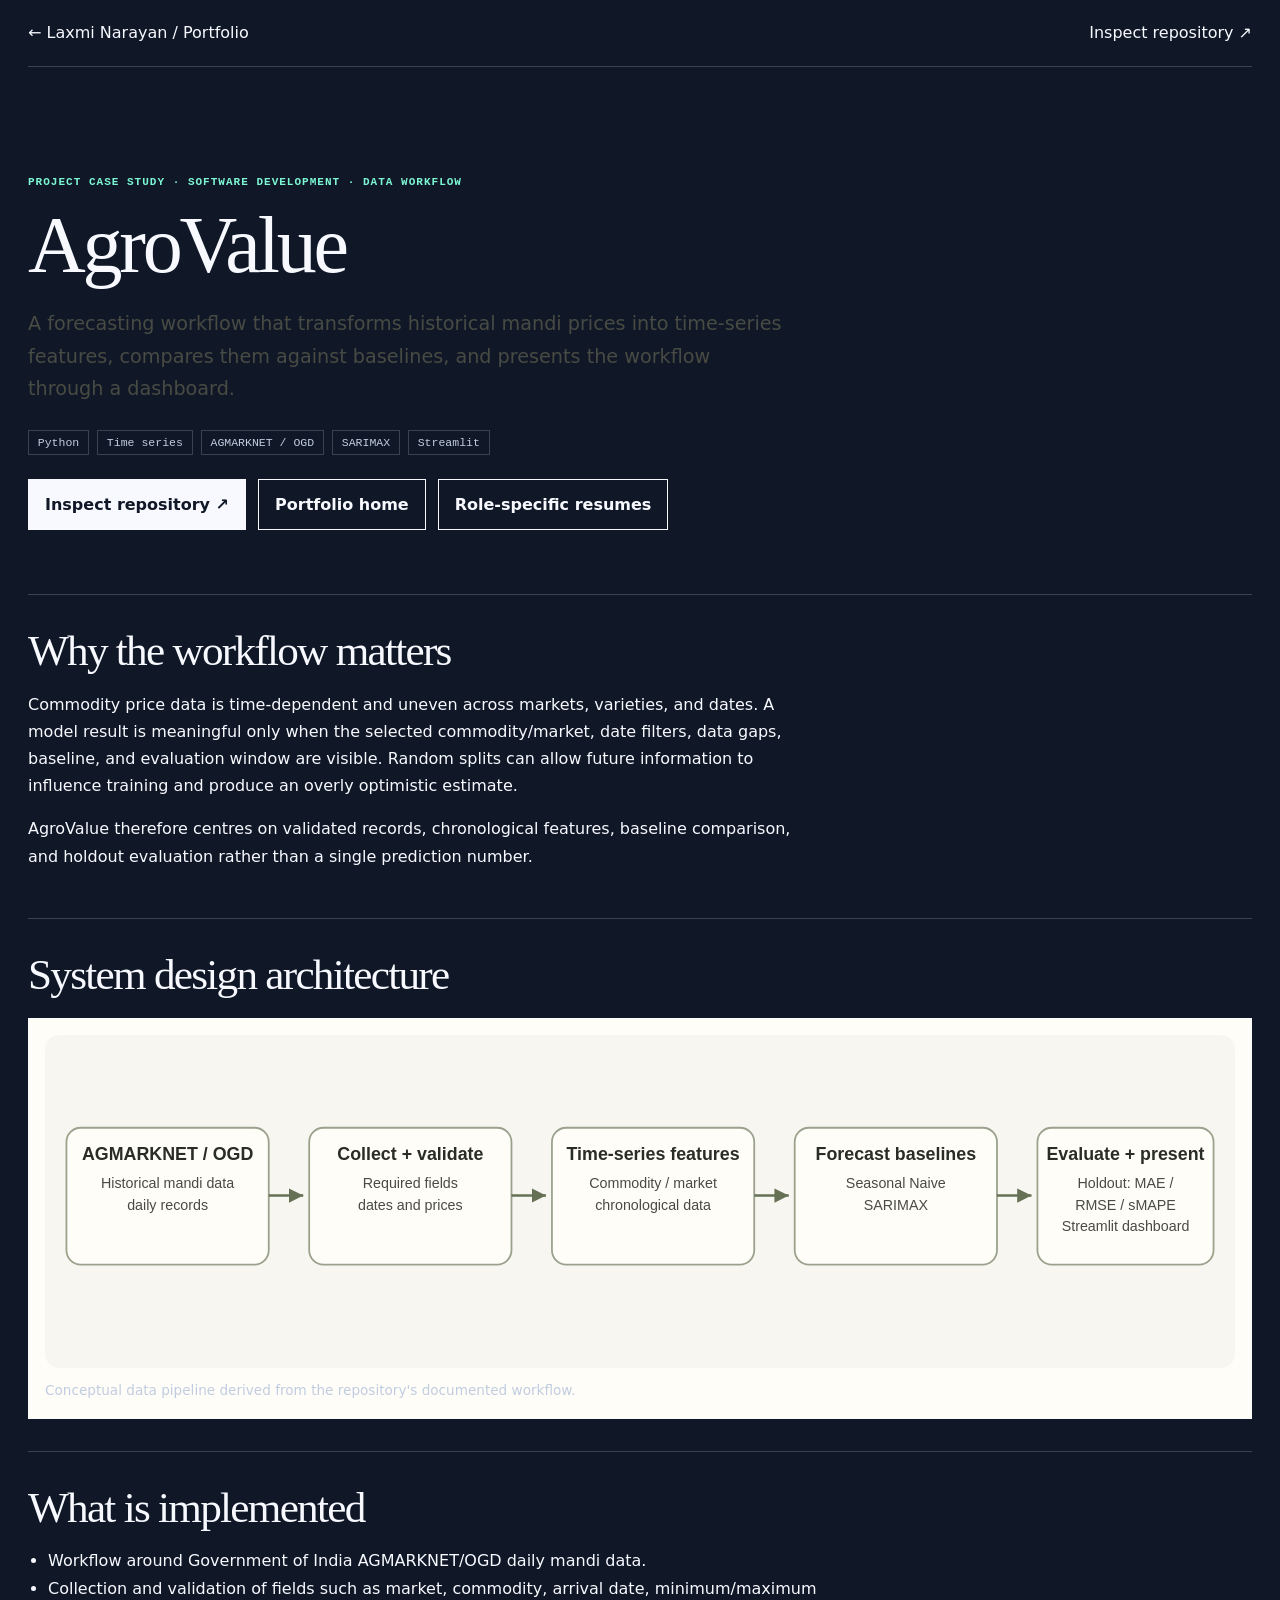
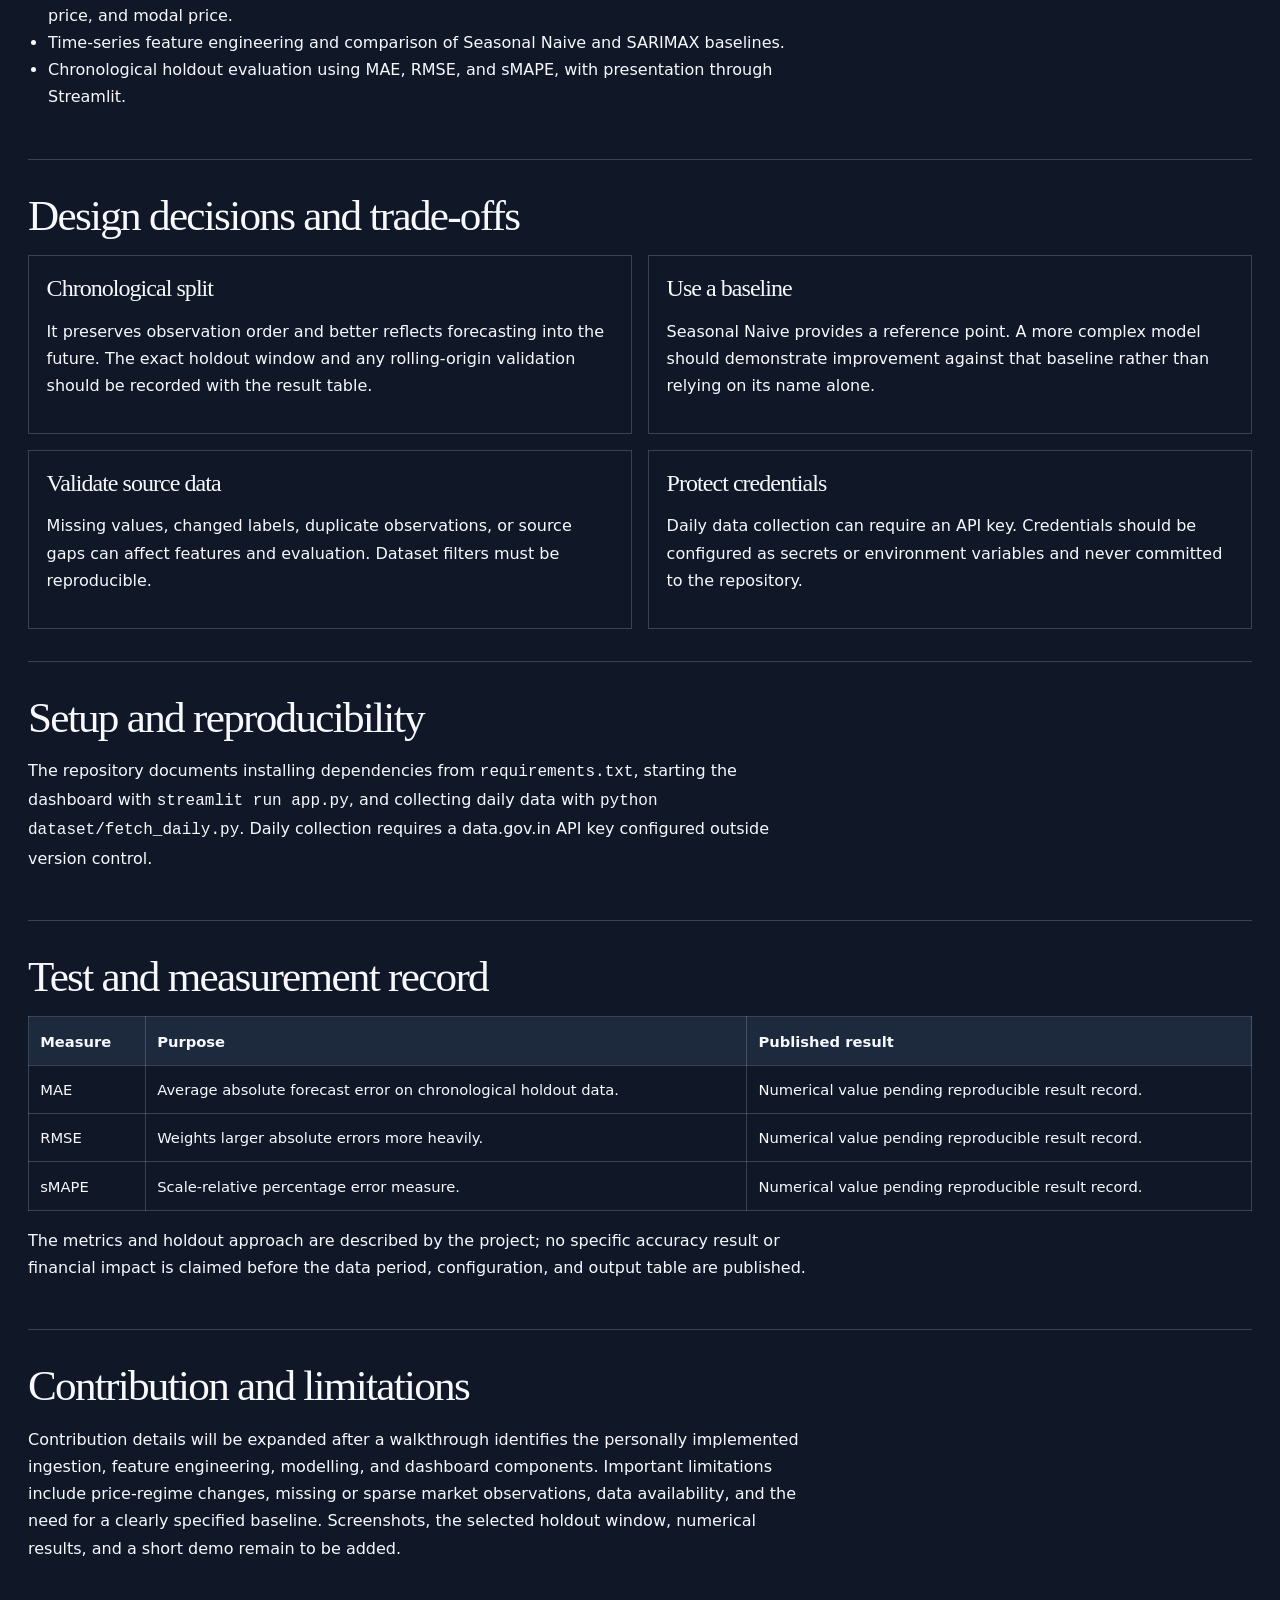
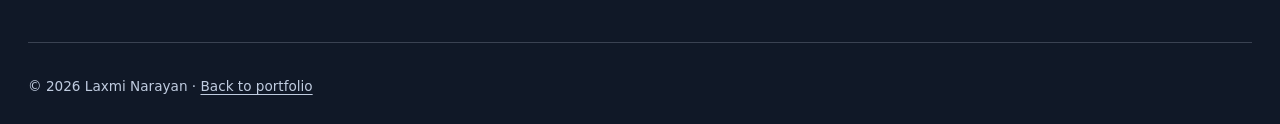
<file: staging-portfolio/projects/agrovalue/index.html>
<!doctype html><html lang="en"><head><meta charset="utf-8"><meta name="viewport" content="width=device-width, initial-scale=1"><meta name="description" content="AgroValue case study: agricultural mandi-data ingestion, time-series feature engineering, Seasonal Naive and SARIMAX forecasting baselines, chronological holdout evaluation, and a Streamlit dashboard."><meta name="robots" content="noindex, follow"><meta property="og:type" content="article"><meta property="og:title" content="AgroValue — Agricultural Commodity Price Forecasting"><meta property="og:description" content="AgroValue case study: agricultural mandi-data ingestion, time-series feature engineering, Seasonal Naive and SARIMAX forecasting baselines, chronological holdout evaluation, and a Streamlit dashboard."><meta property="og:url" content="https://cl-port-staging-portfolio.vercel.app/projects/agrovalue/"><meta name="twitter:card" content="summary"><meta name="twitter:title" content="AgroValue — Agricultural Commodity Price Forecasting"><meta name="twitter:description" content="AgroValue case study: agricultural mandi-data ingestion, time-series feature engineering, Seasonal Naive and SARIMAX forecasting baselines, chronological holdout evaluation, and a Streamlit dashboard."><title>AgroValue — Agricultural Commodity Price Forecasting | Laxmi Narayan</title><link rel="stylesheet" href="../../assets/base.css"><link rel="stylesheet" href="../../assets/project.css"></head><body><nav class="wrap nav"><a href="../../">← Laxmi Narayan / Portfolio</a><a href="https://github.com/laxmi-narayan-87/AgroValue" target="_blank" rel="noopener noreferrer">Inspect repository ↗</a></nav><main class="wrap"><header><p class="eyebrow">Project case study · Software development · Data workflow</p><h1>AgroValue</h1><p class="lead">A forecasting workflow that transforms historical mandi prices into time-series features, compares them against baselines, and presents the workflow through a dashboard.</p><div class="tags"><span class="tag">Python</span><span class="tag">Time series</span><span class="tag">AGMARKNET / OGD</span><span class="tag">SARIMAX</span><span class="tag">Streamlit</span></div><div class="links"><a class="button primary" href="https://github.com/laxmi-narayan-87/AgroValue" target="_blank" rel="noopener noreferrer">Inspect repository ↗</a><a class="button" href="../../">Portfolio home</a><a class="button" href="/resume/">Role-specific resumes</a></div></header>
<section class="section"><h2>Why the workflow matters</h2><p>Commodity price data is time-dependent and uneven across markets, varieties, and dates. A model result is meaningful only when the selected commodity/market, date filters, data gaps, baseline, and evaluation window are visible. Random splits can allow future information to influence training and produce an overly optimistic estimate.</p><p>AgroValue therefore centres on validated records, chronological features, baseline comparison, and holdout evaluation rather than a single prediction number.</p></section>
<section class="section"><h2>System design architecture</h2><figure class="architecture"><img src="../../assets/architecture/agrovalue.svg" alt="AGMARKNET or OGD mandi records flow through collection and validation, time-series feature engineering, Seasonal Naive and SARIMAX baselines, chronological holdout metrics, and a Streamlit dashboard."><figcaption>Conceptual data pipeline derived from the repository's documented workflow.</figcaption></figure></section>
<section class="section"><h2>What is implemented</h2><ul><li>Workflow around Government of India AGMARKNET/OGD daily mandi data.</li><li>Collection and validation of fields such as market, commodity, arrival date, minimum/maximum price, and modal price.</li><li>Time-series feature engineering and comparison of Seasonal Naive and SARIMAX baselines.</li><li>Chronological holdout evaluation using MAE, RMSE, and sMAPE, with presentation through Streamlit.</li></ul></section>
<section class="section"><h2>Design decisions and trade-offs</h2><div class="case-grid"><article class="case-panel"><h3>Chronological split</h3><p>It preserves observation order and better reflects forecasting into the future. The exact holdout window and any rolling-origin validation should be recorded with the result table.</p></article><article class="case-panel"><h3>Use a baseline</h3><p>Seasonal Naive provides a reference point. A more complex model should demonstrate improvement against that baseline rather than relying on its name alone.</p></article><article class="case-panel"><h3>Validate source data</h3><p>Missing values, changed labels, duplicate observations, or source gaps can affect features and evaluation. Dataset filters must be reproducible.</p></article><article class="case-panel"><h3>Protect credentials</h3><p>Daily data collection can require an API key. Credentials should be configured as secrets or environment variables and never committed to the repository.</p></article></div></section>
<section class="section"><h2>Setup and reproducibility</h2><p>The repository documents installing dependencies from <code>requirements.txt</code>, starting the dashboard with <code>streamlit run app.py</code>, and collecting daily data with <code>python dataset/fetch_daily.py</code>. Daily collection requires a data.gov.in API key configured outside version control.</p></section>
<section class="section"><h2>Test and measurement record</h2><table class="evidence-table"><thead><tr><th>Measure</th><th>Purpose</th><th>Published result</th></tr></thead><tbody><tr><td>MAE</td><td>Average absolute forecast error on chronological holdout data.</td><td>Numerical value pending reproducible result record.</td></tr><tr><td>RMSE</td><td>Weights larger absolute errors more heavily.</td><td>Numerical value pending reproducible result record.</td></tr><tr><td>sMAPE</td><td>Scale-relative percentage error measure.</td><td>Numerical value pending reproducible result record.</td></tr></tbody></table><p>The metrics and holdout approach are described by the project; no specific accuracy result or financial impact is claimed before the data period, configuration, and output table are published.</p></section>
<section class="section"><h2>Contribution and limitations</h2><p>Contribution details will be expanded after a walkthrough identifies the personally implemented ingestion, feature engineering, modelling, and dashboard components. Important limitations include price-regime changes, missing or sparse market observations, data availability, and the need for a clearly specified baseline. Screenshots, the selected holdout window, numerical results, and a short demo remain to be added.</p></section></main><footer class="wrap">© 2026 Laxmi Narayan · <a href="../../">Back to portfolio</a></footer></body></html>
</file>
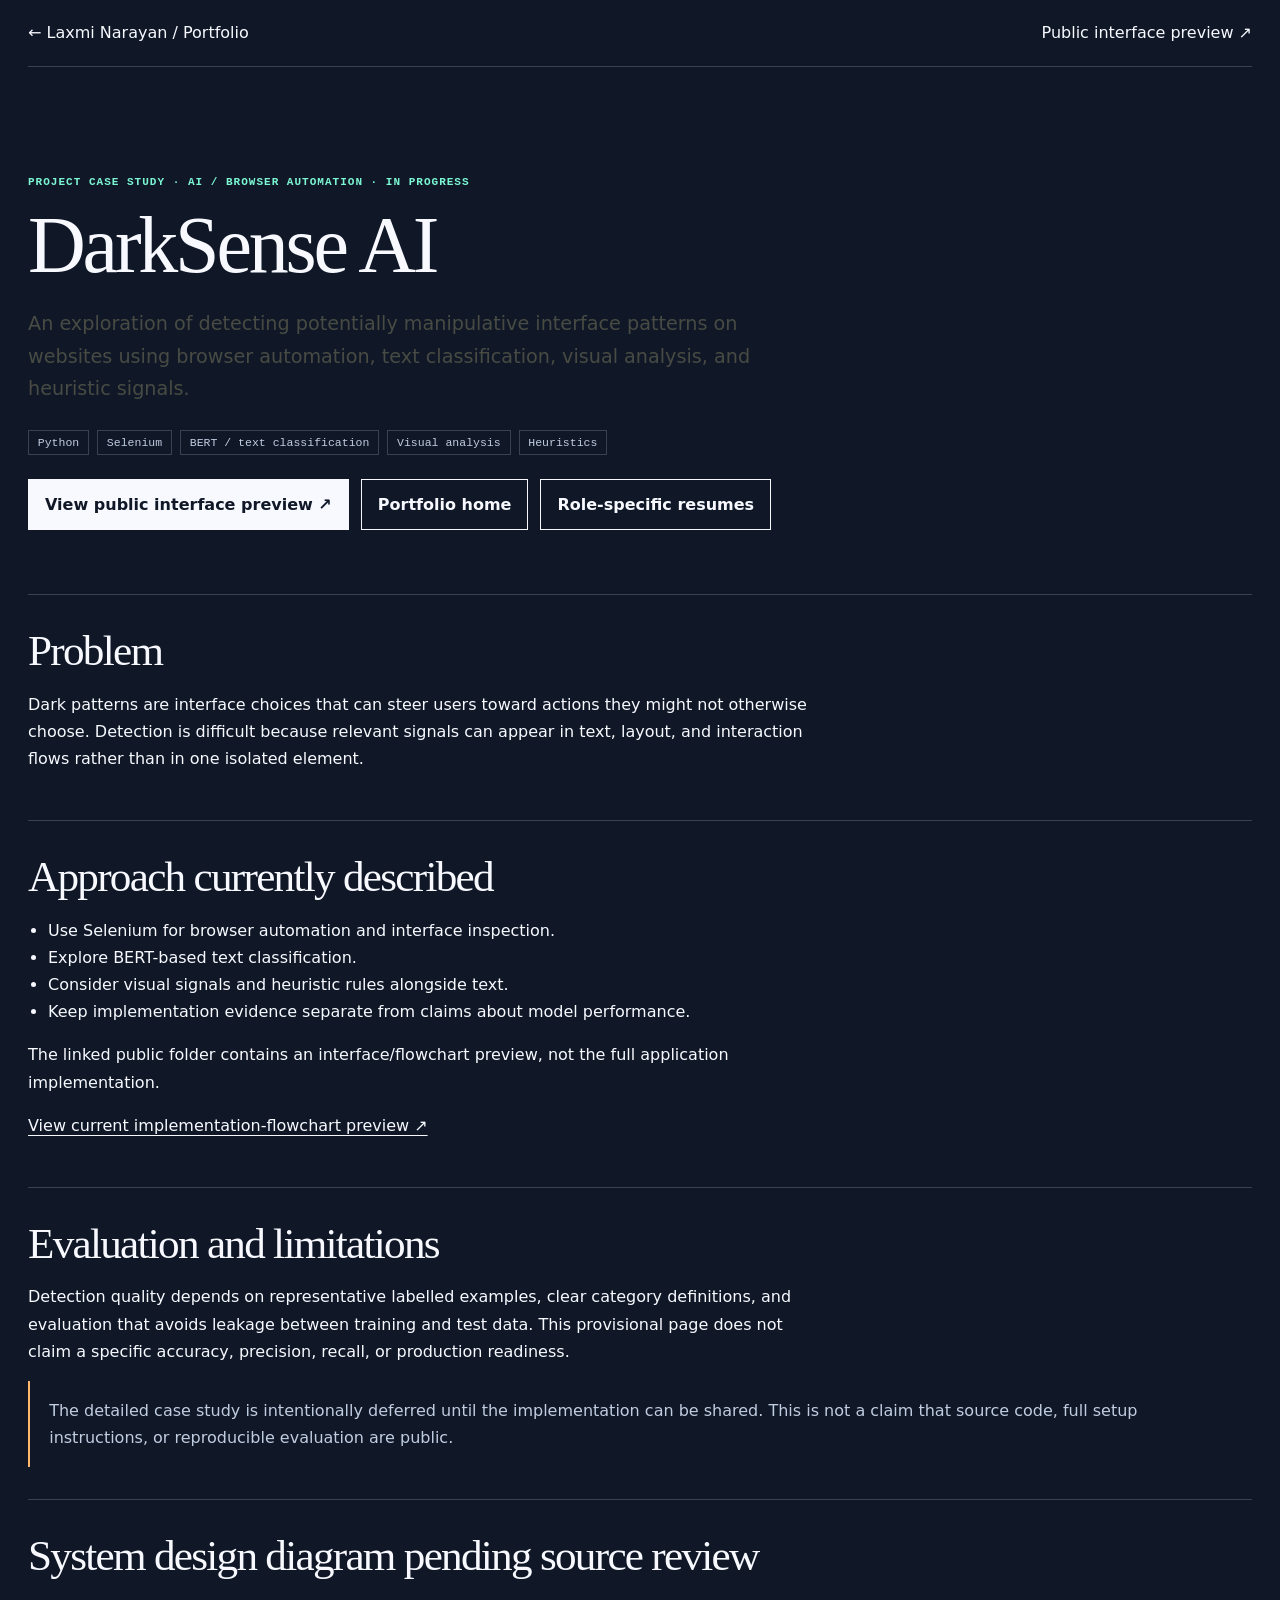
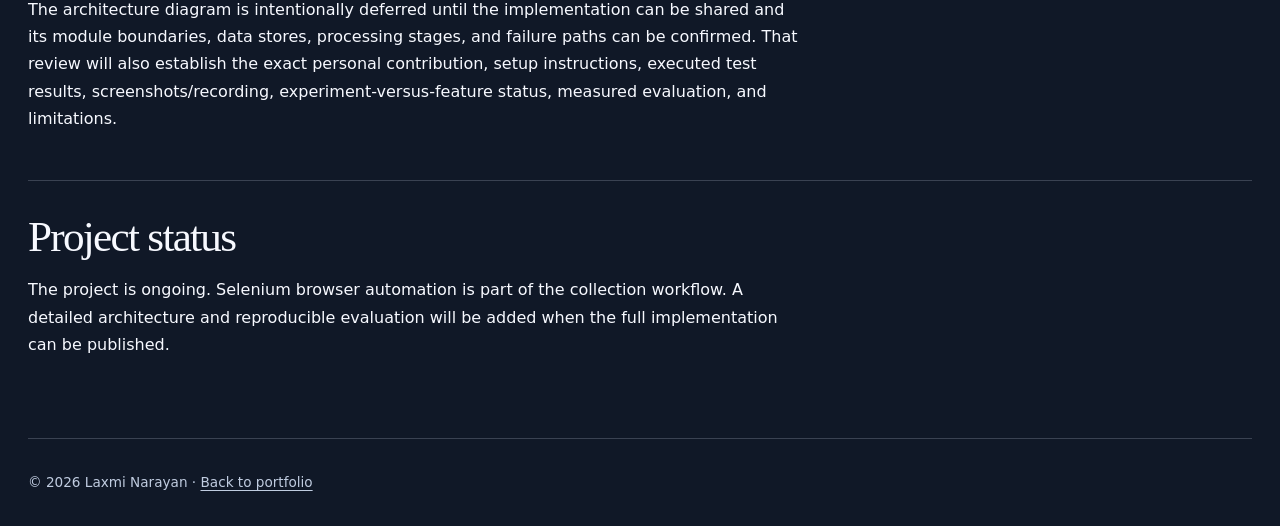
<file: staging-portfolio/projects/darksense-ai/index.html>
<!doctype html><html lang="en"><head><meta charset="utf-8"><meta name="viewport" content="width=device-width, initial-scale=1"><meta name="description" content="DarkSense AI case study: a provisional overview of browser automation, text classification, visual analysis, and heuristic signals for dark-pattern detection."><meta name="robots" content="noindex, follow"><meta property="og:type" content="article"><meta property="og:title" content="DarkSense AI — Dark Pattern Detection Research"><meta property="og:description" content="DarkSense AI case study: a provisional overview of browser automation, text classification, visual analysis, and heuristic signals for dark-pattern detection."><meta property="og:url" content="https://cl-port-staging-portfolio.vercel.app/projects/darksense-ai/"><meta name="twitter:card" content="summary"><meta name="twitter:title" content="DarkSense AI — Dark Pattern Detection Research"><meta name="twitter:description" content="DarkSense AI case study: a provisional overview of browser automation, text classification, visual analysis, and heuristic signals for dark-pattern detection."><title>DarkSense AI — Dark Pattern Detection Research | Laxmi Narayan</title><link rel="stylesheet" href="../../assets/base.css"><link rel="stylesheet" href="../../assets/project.css"></head><body><nav class="wrap nav"><a href="../../">← Laxmi Narayan / Portfolio</a><a href="https://github.com/laxmi-narayan-87/CL-PORT/tree/main/darksense" target="_blank" rel="noopener noreferrer">Public interface preview ↗</a></nav><main class="wrap"><header><p class="eyebrow">Project case study · AI / browser automation · In progress</p><h1>DarkSense AI</h1><p class="lead">An exploration of detecting potentially manipulative interface patterns on websites using browser automation, text classification, visual analysis, and heuristic signals.</p><div class="tags"><span class="tag">Python</span><span class="tag">Selenium</span><span class="tag">BERT / text classification</span><span class="tag">Visual analysis</span><span class="tag">Heuristics</span></div><div class="links"><a class="button primary" href="https://github.com/laxmi-narayan-87/CL-PORT/tree/main/darksense" target="_blank" rel="noopener noreferrer">View public interface preview ↗</a><a class="button" href="../../">Portfolio home</a><a class="button" href="/resume/">Role-specific resumes</a></div></header>
<section class="section"><h2>Problem</h2><p>Dark patterns are interface choices that can steer users toward actions they might not otherwise choose. Detection is difficult because relevant signals can appear in text, layout, and interaction flows rather than in one isolated element.</p></section>
<section class="section"><h2>Approach currently described</h2><ul><li>Use Selenium for browser automation and interface inspection.</li><li>Explore BERT-based text classification.</li><li>Consider visual signals and heuristic rules alongside text.</li><li>Keep implementation evidence separate from claims about model performance.</li></ul><p>The linked public folder contains an interface/flowchart preview, not the full application implementation.</p><p><a href="https://github.com/laxmi-narayan-87/CL-PORT/blob/main/darksense/implementation-flowchart.svg" target="_blank" rel="noopener noreferrer">View current implementation-flowchart preview ↗</a></p></section>
<section class="section"><h2>Evaluation and limitations</h2><p>Detection quality depends on representative labelled examples, clear category definitions, and evaluation that avoids leakage between training and test data. This provisional page does not claim a specific accuracy, precision, recall, or production readiness.</p><div class="status-note">The detailed case study is intentionally deferred until the implementation can be shared. This is not a claim that source code, full setup instructions, or reproducible evaluation are public.</div></section>
<section class="section" id="architecture-pending"><h2>System design diagram pending source review</h2><p>The architecture diagram is intentionally deferred until the implementation can be shared and its module boundaries, data stores, processing stages, and failure paths can be confirmed. That review will also establish the exact personal contribution, setup instructions, executed test results, screenshots/recording, experiment-versus-feature status, measured evaluation, and limitations.</p></section>
<section class="section"><h2>Project status</h2><p>The project is ongoing. Selenium browser automation is part of the collection workflow. A detailed architecture and reproducible evaluation will be added when the full implementation can be published.</p></section></main><footer class="wrap">© 2026 Laxmi Narayan · <a href="../../">Back to portfolio</a></footer></body></html>
</file>
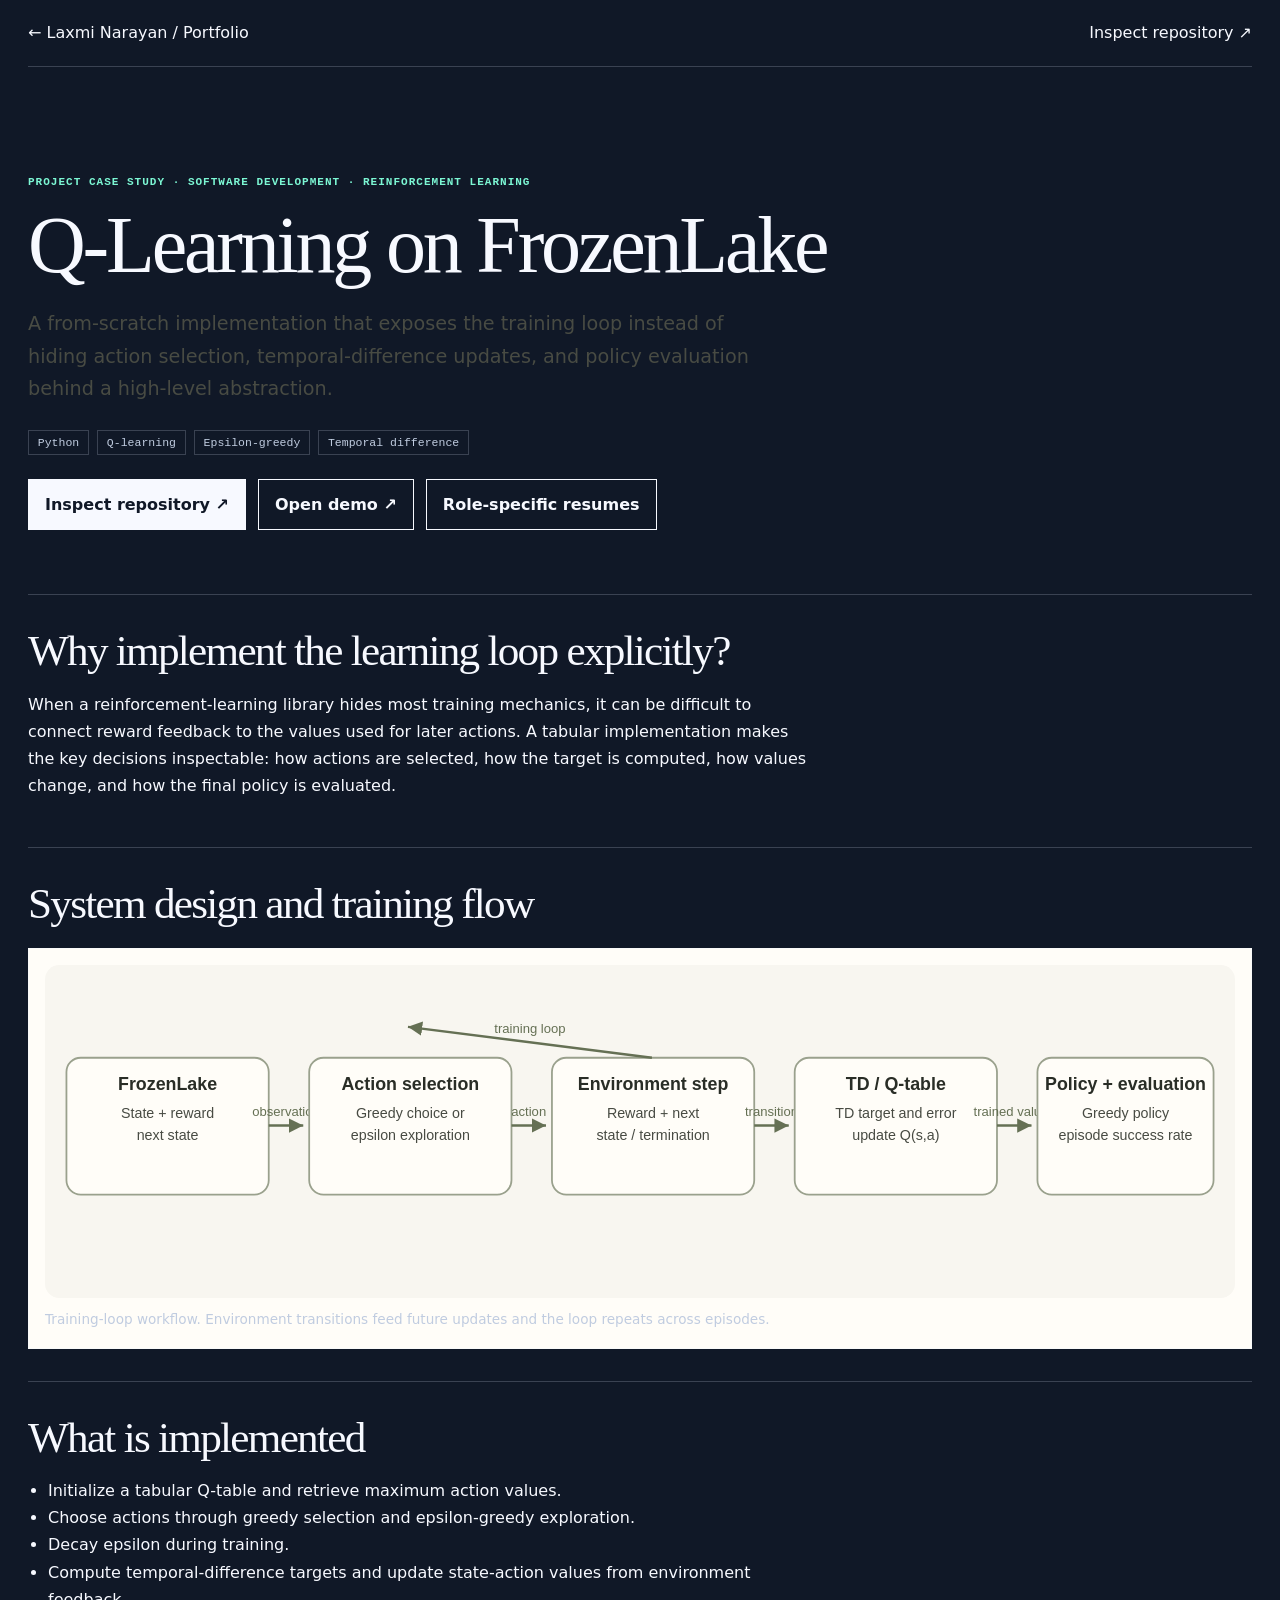
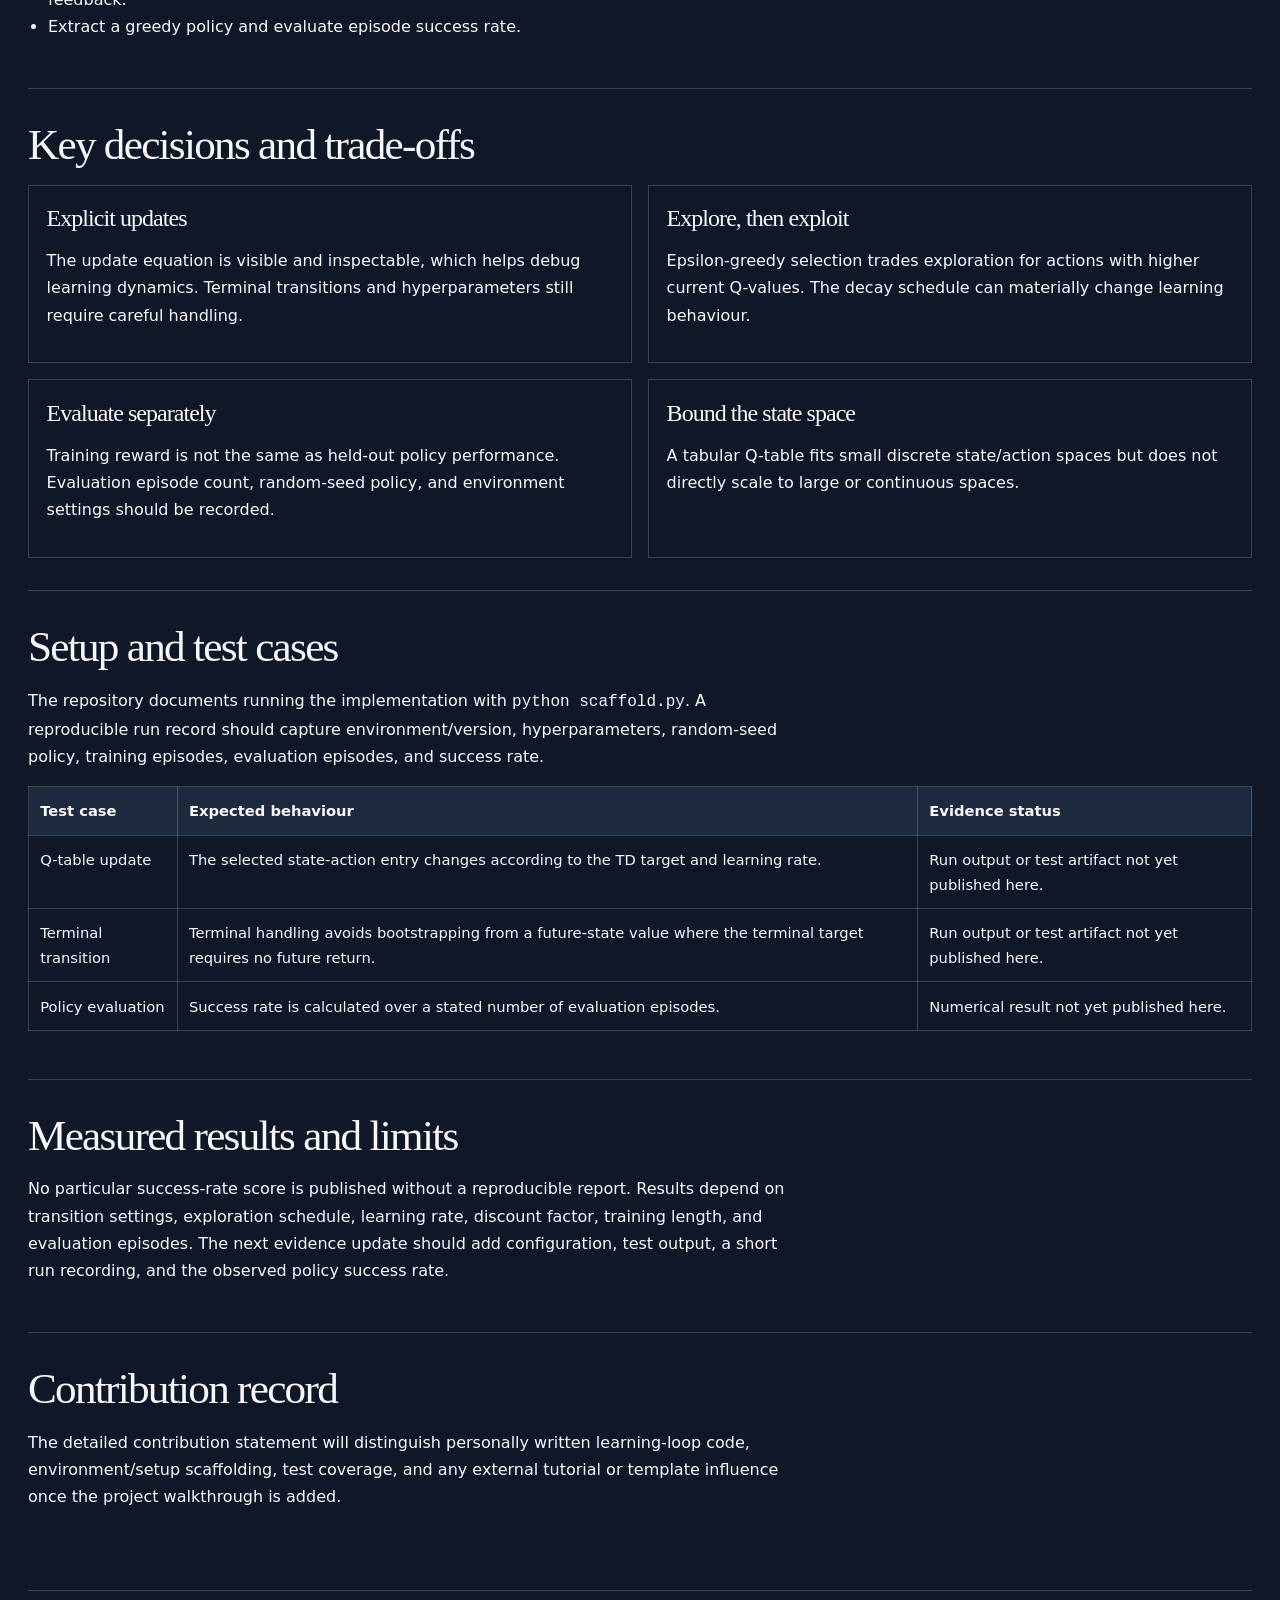
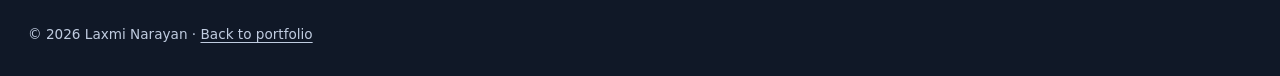
<file: staging-portfolio/projects/q-learning-frozenlake/index.html>
<!doctype html><html lang="en"><head><meta charset="utf-8"><meta name="viewport" content="width=device-width, initial-scale=1"><meta name="description" content="Q-learning on FrozenLake case study: explicit tabular Q-table updates, epsilon-greedy exploration, temporal-difference learning, policy extraction, and success-rate evaluation."><meta name="robots" content="noindex, follow"><meta property="og:type" content="article"><meta property="og:title" content="Q-Learning on FrozenLake — Tabular Reinforcement Learning"><meta property="og:description" content="Q-learning on FrozenLake case study: explicit tabular Q-table updates, epsilon-greedy exploration, temporal-difference learning, policy extraction, and success-rate evaluation."><meta property="og:url" content="https://cl-port-staging-portfolio.vercel.app/projects/q-learning-frozenlake/"><meta name="twitter:card" content="summary"><meta name="twitter:title" content="Q-Learning on FrozenLake — Tabular Reinforcement Learning"><meta name="twitter:description" content="Q-learning on FrozenLake case study: explicit tabular Q-table updates, epsilon-greedy exploration, temporal-difference learning, policy extraction, and success-rate evaluation."><title>Q-Learning on FrozenLake — Tabular Reinforcement Learning | Laxmi Narayan</title><link rel="stylesheet" href="../../assets/base.css"><link rel="stylesheet" href="../../assets/project.css"></head><body><nav class="wrap nav"><a href="../../">← Laxmi Narayan / Portfolio</a><a href="https://github.com/laxmi-narayan-87/q-learning-on-frozenlake-from-scratch" target="_blank" rel="noopener noreferrer">Inspect repository ↗</a></nav><main class="wrap"><header><p class="eyebrow">Project case study · Software development · Reinforcement learning</p><h1>Q-Learning on FrozenLake</h1><p class="lead">A from-scratch implementation that exposes the training loop instead of hiding action selection, temporal-difference updates, and policy evaluation behind a high-level abstraction.</p><div class="tags"><span class="tag">Python</span><span class="tag">Q-learning</span><span class="tag">Epsilon-greedy</span><span class="tag">Temporal difference</span></div><div class="links"><a class="button primary" href="https://github.com/laxmi-narayan-87/q-learning-on-frozenlake-from-scratch" target="_blank" rel="noopener noreferrer">Inspect repository ↗</a><a class="button" href="https://laxmi-narayan-87.github.io/q-learning-on-frozenlake-from-scratch/" target="_blank" rel="noopener noreferrer">Open demo ↗</a><a class="button" href="/resume/">Role-specific resumes</a></div></header>
<section class="section"><h2>Why implement the learning loop explicitly?</h2><p>When a reinforcement-learning library hides most training mechanics, it can be difficult to connect reward feedback to the values used for later actions. A tabular implementation makes the key decisions inspectable: how actions are selected, how the target is computed, how values change, and how the final policy is evaluated.</p></section>
<section class="section"><h2>System design and training flow</h2><figure class="architecture"><img src="../../assets/architecture/q-learning.svg" alt="FrozenLake provides state and reward transitions; an epsilon-greedy policy selects actions; the transition feeds a temporal-difference Q-table update; learned values produce a greedy policy evaluated by episode success rate."><figcaption>Training-loop workflow. Environment transitions feed future updates and the loop repeats across episodes.</figcaption></figure></section>
<section class="section"><h2>What is implemented</h2><ul><li>Initialize a tabular Q-table and retrieve maximum action values.</li><li>Choose actions through greedy selection and epsilon-greedy exploration.</li><li>Decay epsilon during training.</li><li>Compute temporal-difference targets and update state-action values from environment feedback.</li><li>Extract a greedy policy and evaluate episode success rate.</li></ul></section>
<section class="section"><h2>Key decisions and trade-offs</h2><div class="case-grid"><article class="case-panel"><h3>Explicit updates</h3><p>The update equation is visible and inspectable, which helps debug learning dynamics. Terminal transitions and hyperparameters still require careful handling.</p></article><article class="case-panel"><h3>Explore, then exploit</h3><p>Epsilon-greedy selection trades exploration for actions with higher current Q-values. The decay schedule can materially change learning behaviour.</p></article><article class="case-panel"><h3>Evaluate separately</h3><p>Training reward is not the same as held-out policy performance. Evaluation episode count, random-seed policy, and environment settings should be recorded.</p></article><article class="case-panel"><h3>Bound the state space</h3><p>A tabular Q-table fits small discrete state/action spaces but does not directly scale to large or continuous spaces.</p></article></div></section>
<section class="section"><h2>Setup and test cases</h2><p>The repository documents running the implementation with <code>python scaffold.py</code>. A reproducible run record should capture environment/version, hyperparameters, random-seed policy, training episodes, evaluation episodes, and success rate.</p><table class="evidence-table"><thead><tr><th>Test case</th><th>Expected behaviour</th><th>Evidence status</th></tr></thead><tbody><tr><td>Q-table update</td><td>The selected state-action entry changes according to the TD target and learning rate.</td><td>Run output or test artifact not yet published here.</td></tr><tr><td>Terminal transition</td><td>Terminal handling avoids bootstrapping from a future-state value where the terminal target requires no future return.</td><td>Run output or test artifact not yet published here.</td></tr><tr><td>Policy evaluation</td><td>Success rate is calculated over a stated number of evaluation episodes.</td><td>Numerical result not yet published here.</td></tr></tbody></table></section>
<section class="section"><h2>Measured results and limits</h2><p>No particular success-rate score is published without a reproducible report. Results depend on transition settings, exploration schedule, learning rate, discount factor, training length, and evaluation episodes. The next evidence update should add configuration, test output, a short run recording, and the observed policy success rate.</p></section>
<section class="section"><h2>Contribution record</h2><p>The detailed contribution statement will distinguish personally written learning-loop code, environment/setup scaffolding, test coverage, and any external tutorial or template influence once the project walkthrough is added.</p></section></main><footer class="wrap">© 2026 Laxmi Narayan · <a href="../../">Back to portfolio</a></footer></body></html>
</file>
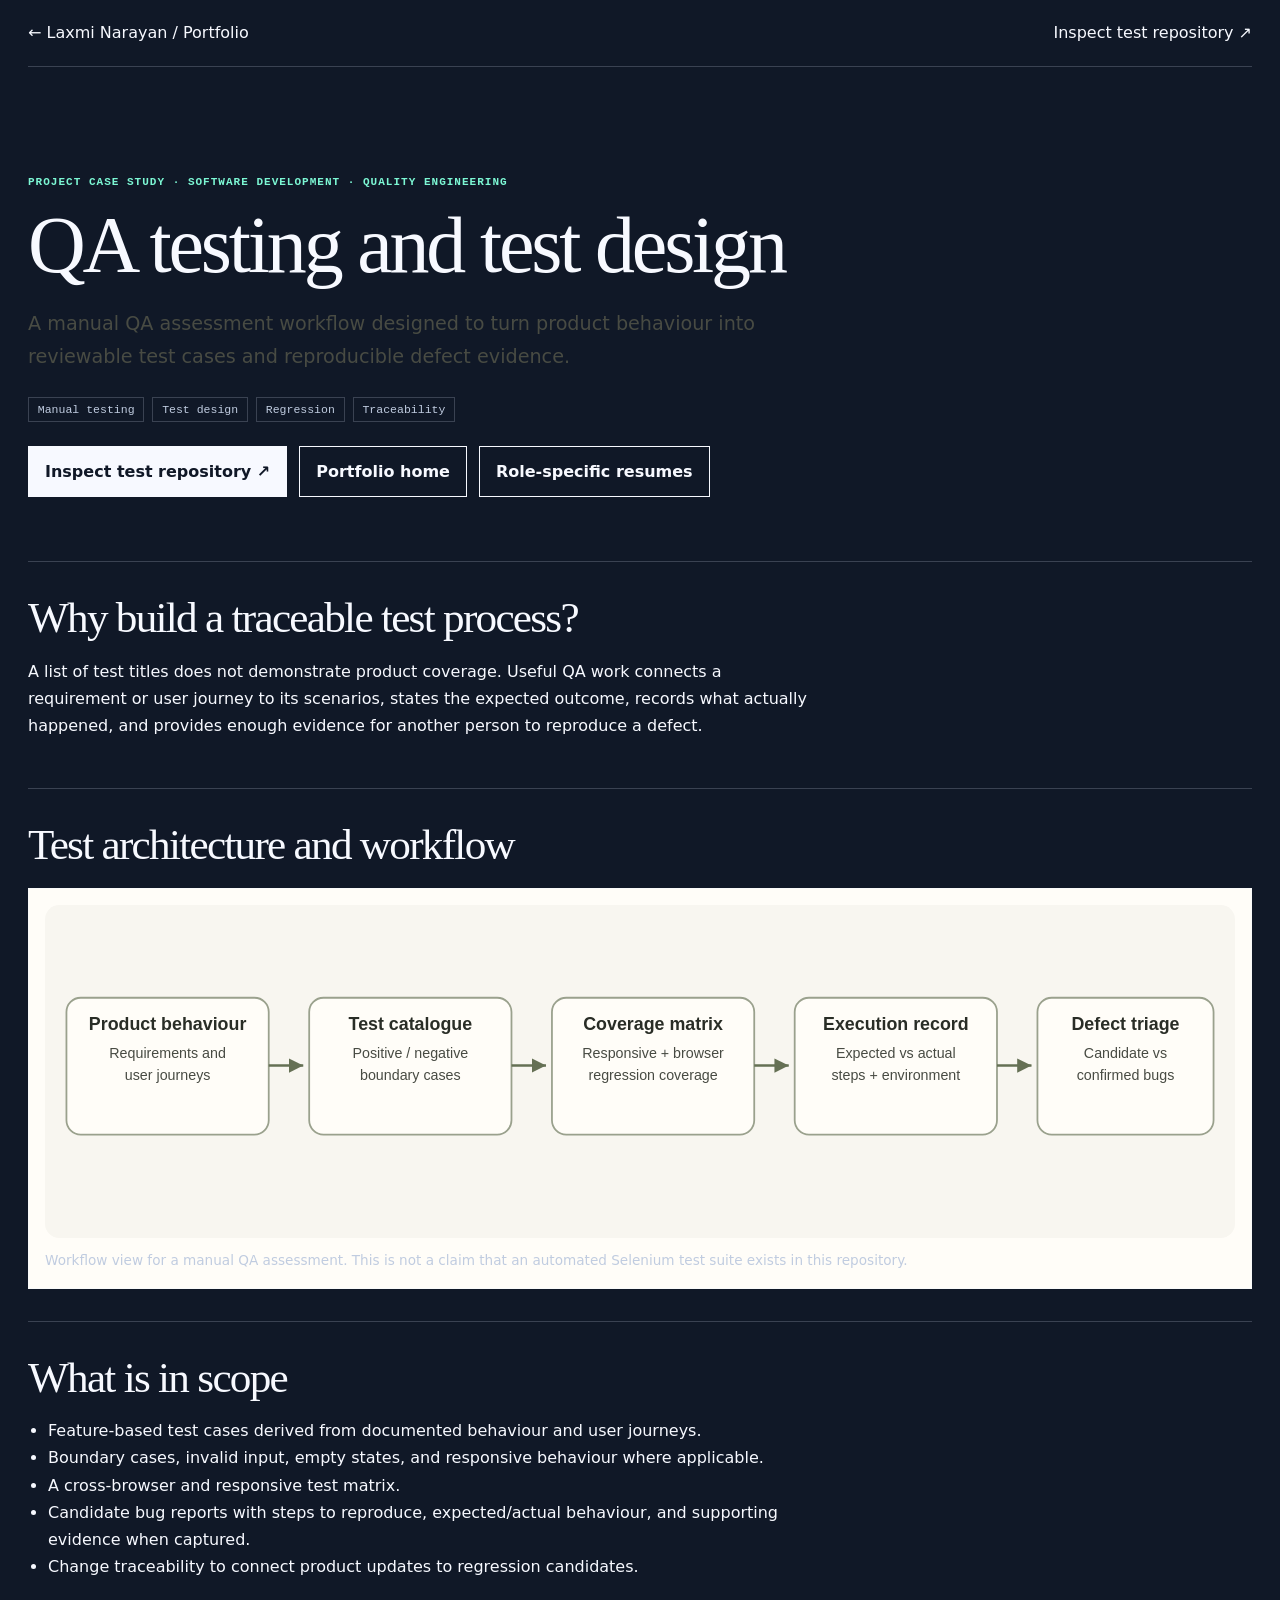
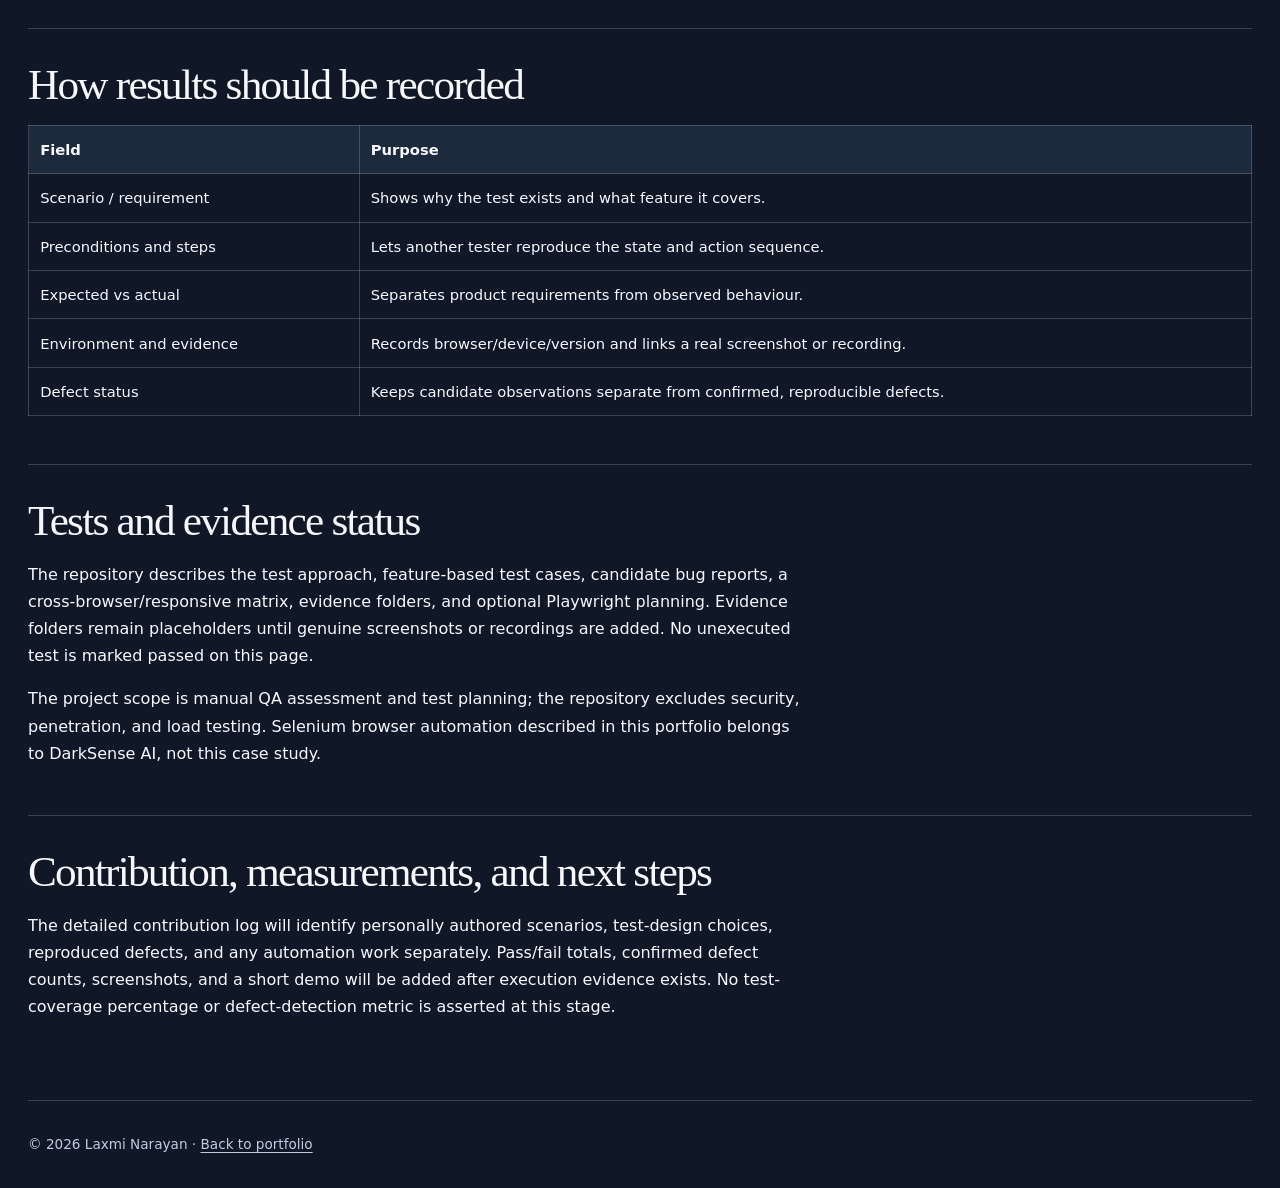
<file: staging-portfolio/projects/qa-automation/index.html>
<!doctype html><html lang="en"><head><meta charset="utf-8"><meta name="viewport" content="width=device-width, initial-scale=1"><meta name="description" content="QA testing case study: feature-based manual test design, boundary cases, regression planning, responsive and cross-browser coverage, traceability, and evidence-led defect reporting."><meta name="robots" content="noindex, follow"><meta property="og:type" content="article"><meta property="og:title" content="QA Testing and Test Design — Ablespace Assessment"><meta property="og:description" content="QA testing case study: feature-based manual test design, boundary cases, regression planning, responsive and cross-browser coverage, traceability, and evidence-led defect reporting."><meta property="og:url" content="https://cl-port-staging-portfolio.vercel.app/projects/qa-automation/"><meta name="twitter:card" content="summary"><meta name="twitter:title" content="QA Testing and Test Design — Ablespace Assessment"><meta name="twitter:description" content="QA testing case study: feature-based manual test design, boundary cases, regression planning, responsive and cross-browser coverage, traceability, and evidence-led defect reporting."><title>QA Testing and Test Design — Ablespace Assessment | Laxmi Narayan</title><link rel="stylesheet" href="../../assets/base.css"><link rel="stylesheet" href="../../assets/project.css"></head><body><nav class="wrap nav"><a href="../../">← Laxmi Narayan / Portfolio</a><a href="https://github.com/laxmi-narayan-87/ablespace-qa-testing" target="_blank" rel="noopener noreferrer">Inspect test repository ↗</a></nav><main class="wrap"><header><p class="eyebrow">Project case study · Software development · Quality engineering</p><h1>QA testing and test design</h1><p class="lead">A manual QA assessment workflow designed to turn product behaviour into reviewable test cases and reproducible defect evidence.</p><div class="tags"><span class="tag">Manual testing</span><span class="tag">Test design</span><span class="tag">Regression</span><span class="tag">Traceability</span></div><div class="links"><a class="button primary" href="https://github.com/laxmi-narayan-87/ablespace-qa-testing" target="_blank" rel="noopener noreferrer">Inspect test repository ↗</a><a class="button" href="../../">Portfolio home</a><a class="button" href="/resume/">Role-specific resumes</a></div></header>
<section class="section"><h2>Why build a traceable test process?</h2><p>A list of test titles does not demonstrate product coverage. Useful QA work connects a requirement or user journey to its scenarios, states the expected outcome, records what actually happened, and provides enough evidence for another person to reproduce a defect.</p></section>
<section class="section"><h2>Test architecture and workflow</h2><figure class="architecture"><img src="../../assets/architecture/qa-testing.svg" alt="Requirements and user journeys lead to test cases, a responsive and cross-browser matrix, execution records with expected versus actual results, and defect triage that separates candidate from confirmed bugs."><figcaption>Workflow view for a manual QA assessment. This is not a claim that an automated Selenium test suite exists in this repository.</figcaption></figure></section>
<section class="section"><h2>What is in scope</h2><ul><li>Feature-based test cases derived from documented behaviour and user journeys.</li><li>Boundary cases, invalid input, empty states, and responsive behaviour where applicable.</li><li>A cross-browser and responsive test matrix.</li><li>Candidate bug reports with steps to reproduce, expected/actual behaviour, and supporting evidence when captured.</li><li>Change traceability to connect product updates to regression candidates.</li></ul></section>
<section class="section"><h2>How results should be recorded</h2><table class="evidence-table"><thead><tr><th>Field</th><th>Purpose</th></tr></thead><tbody><tr><td>Scenario / requirement</td><td>Shows why the test exists and what feature it covers.</td></tr><tr><td>Preconditions and steps</td><td>Lets another tester reproduce the state and action sequence.</td></tr><tr><td>Expected vs actual</td><td>Separates product requirements from observed behaviour.</td></tr><tr><td>Environment and evidence</td><td>Records browser/device/version and links a real screenshot or recording.</td></tr><tr><td>Defect status</td><td>Keeps candidate observations separate from confirmed, reproducible defects.</td></tr></tbody></table></section>
<section class="section"><h2>Tests and evidence status</h2><p>The repository describes the test approach, feature-based test cases, candidate bug reports, a cross-browser/responsive matrix, evidence folders, and optional Playwright planning. Evidence folders remain placeholders until genuine screenshots or recordings are added. No unexecuted test is marked passed on this page.</p><p>The project scope is manual QA assessment and test planning; the repository excludes security, penetration, and load testing. Selenium browser automation described in this portfolio belongs to DarkSense AI, not this case study.</p></section>
<section class="section"><h2>Contribution, measurements, and next steps</h2><p>The detailed contribution log will identify personally authored scenarios, test-design choices, reproduced defects, and any automation work separately. Pass/fail totals, confirmed defect counts, screenshots, and a short demo will be added after execution evidence exists. No test-coverage percentage or defect-detection metric is asserted at this stage.</p></section></main><footer class="wrap">© 2026 Laxmi Narayan · <a href="../../">Back to portfolio</a></footer></body></html>
</file>
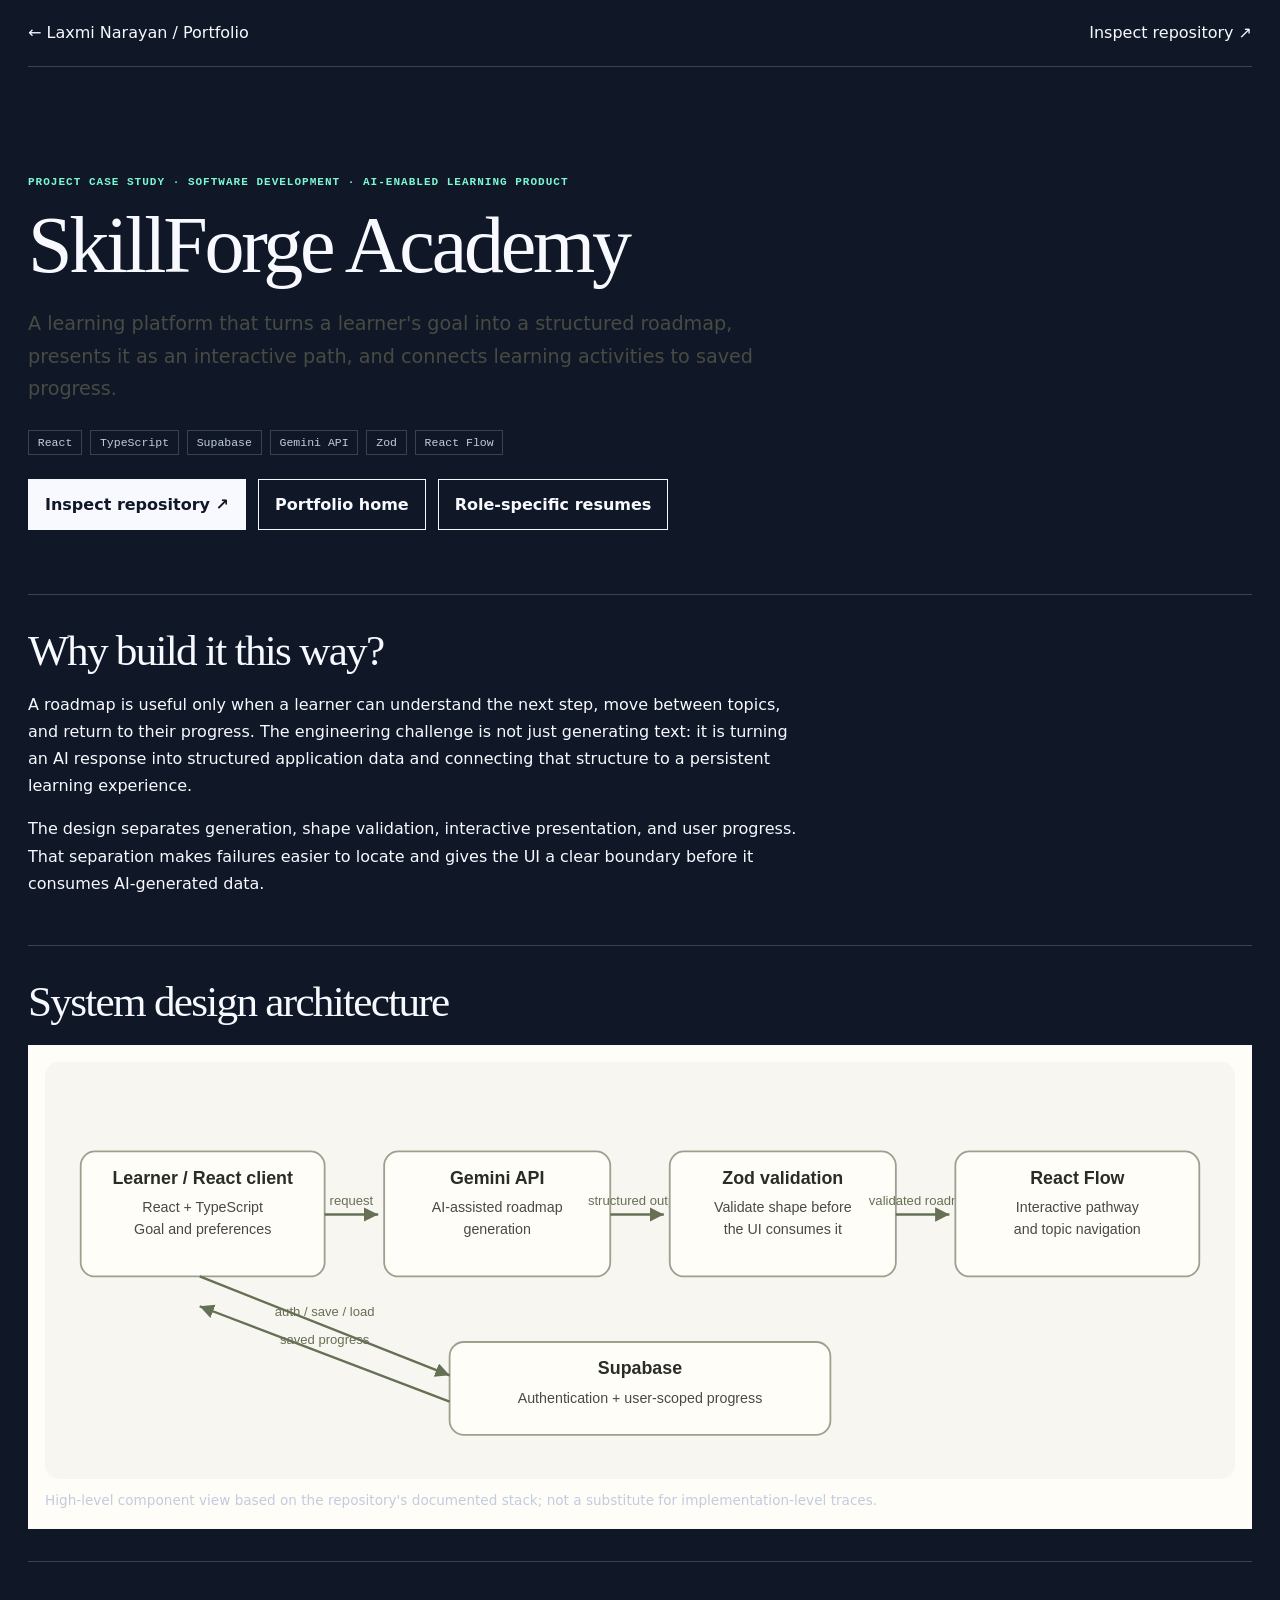
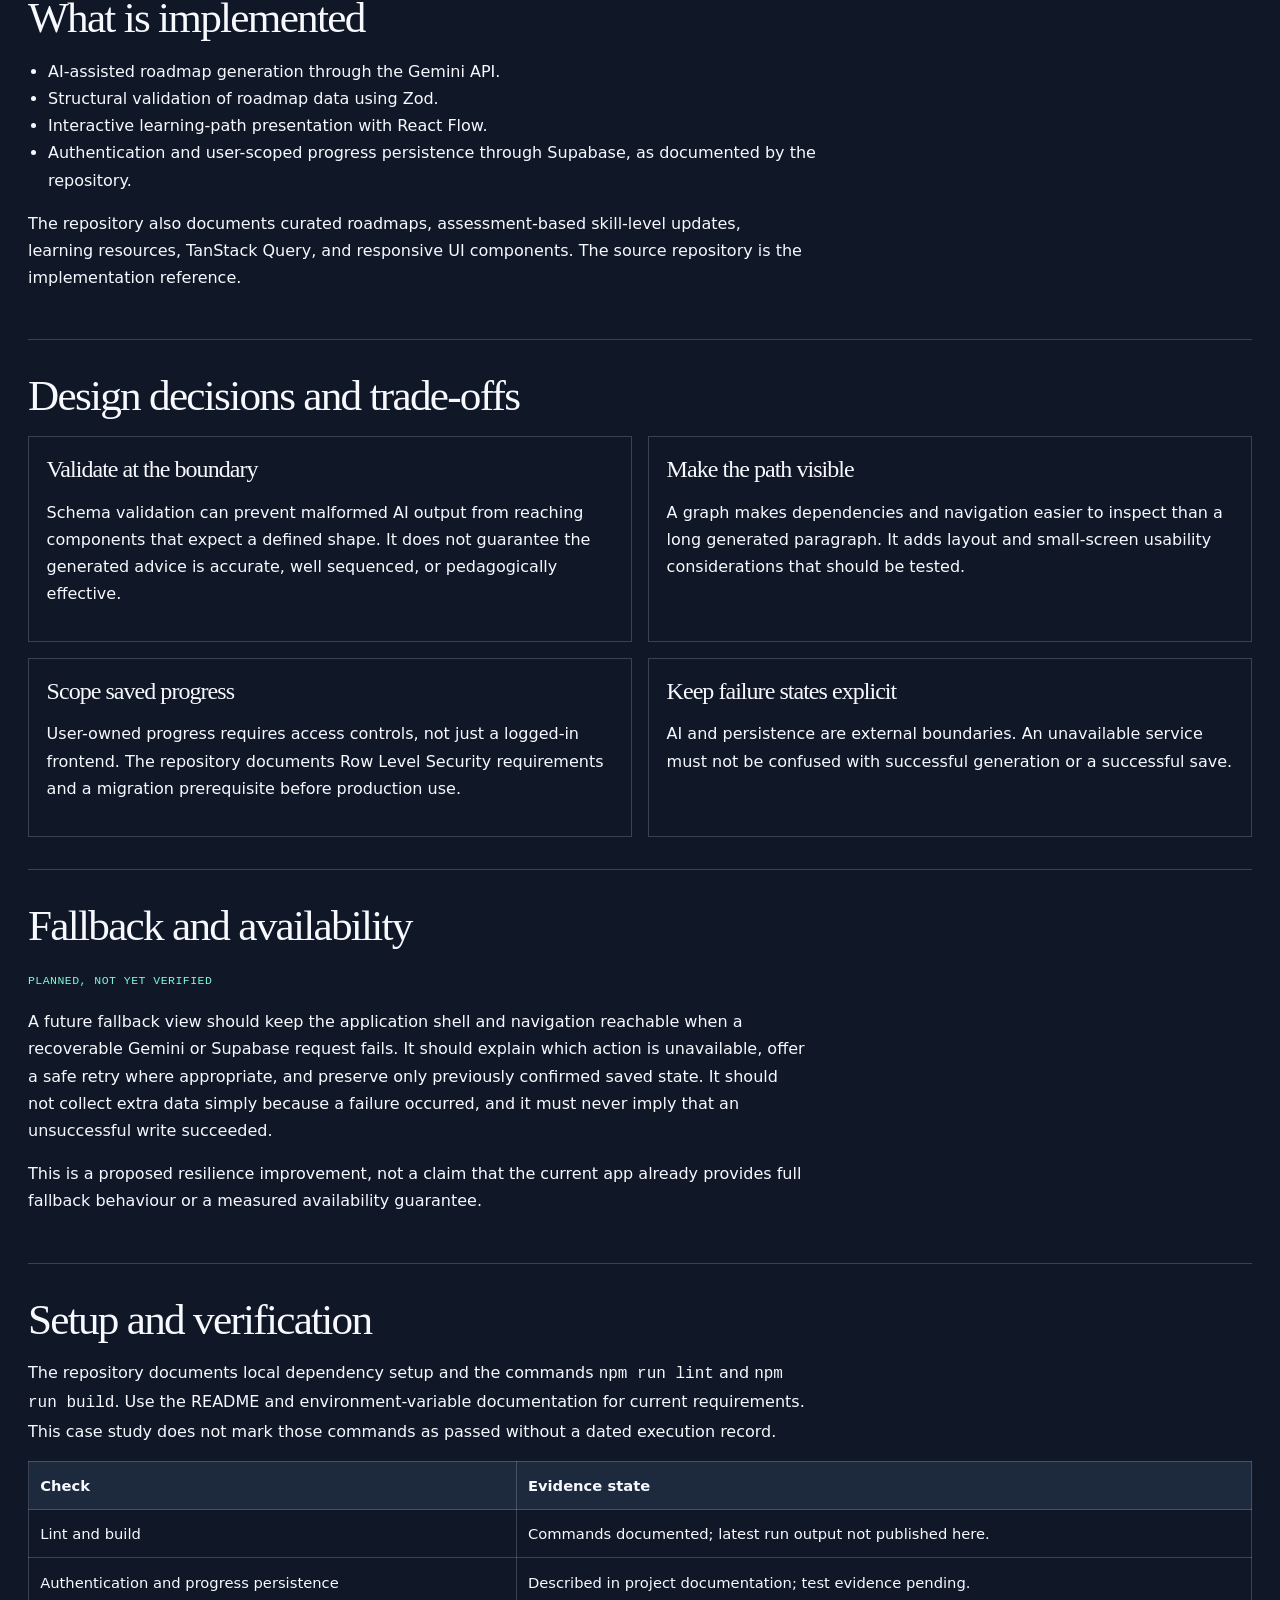
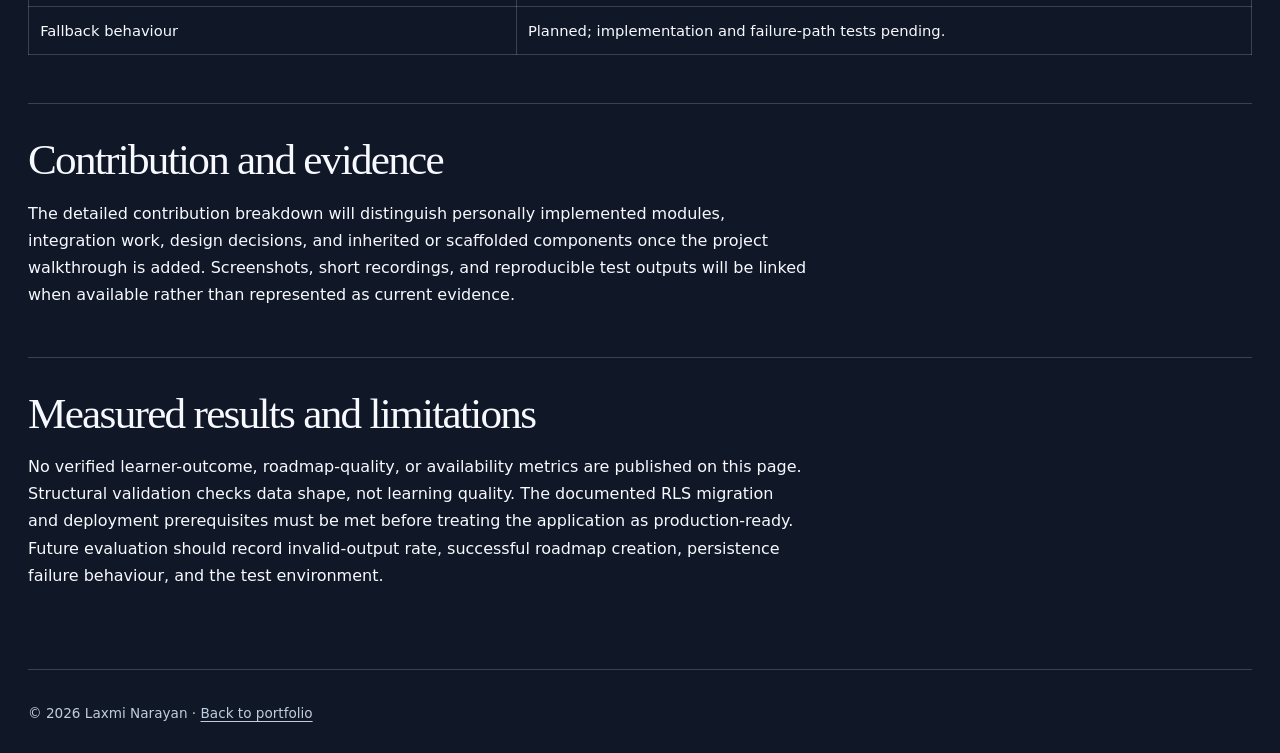
<file: staging-portfolio/projects/skillforge-academy/index.html>
<!doctype html><html lang="en"><head><meta charset="utf-8"><meta name="viewport" content="width=device-width, initial-scale=1"><meta name="description" content="SkillForge Academy case study: an AI-assisted learning platform with Gemini roadmap generation, Zod validation, React Flow visualisation, and Supabase authentication and progress persistence."><meta name="robots" content="noindex, follow"><meta property="og:type" content="article"><meta property="og:title" content="SkillForge Academy — Personalized Learning Platform"><meta property="og:description" content="SkillForge Academy case study: an AI-assisted learning platform with Gemini roadmap generation, Zod validation, React Flow visualisation, and Supabase authentication and progress persistence."><meta property="og:url" content="https://cl-port-staging-portfolio.vercel.app/projects/skillforge-academy/"><meta name="twitter:card" content="summary"><meta name="twitter:title" content="SkillForge Academy — Personalized Learning Platform"><meta name="twitter:description" content="SkillForge Academy case study: an AI-assisted learning platform with Gemini roadmap generation, Zod validation, React Flow visualisation, and Supabase authentication and progress persistence."><title>SkillForge Academy — Personalized Learning Platform | Laxmi Narayan</title><link rel="stylesheet" href="../../assets/base.css"><link rel="stylesheet" href="../../assets/project.css"></head><body><nav class="wrap nav"><a href="../../">← Laxmi Narayan / Portfolio</a><a href="https://github.com/laxmi-narayan-87/skillforge-academy-" target="_blank" rel="noopener noreferrer">Inspect repository ↗</a></nav><main class="wrap"><header><p class="eyebrow">Project case study · Software development · AI-enabled learning product</p><h1>SkillForge Academy</h1><p class="lead">A learning platform that turns a learner's goal into a structured roadmap, presents it as an interactive path, and connects learning activities to saved progress.</p><div class="tags"><span class="tag">React</span><span class="tag">TypeScript</span><span class="tag">Supabase</span><span class="tag">Gemini API</span><span class="tag">Zod</span><span class="tag">React Flow</span></div><div class="links"><a class="button primary" href="https://github.com/laxmi-narayan-87/skillforge-academy-" target="_blank" rel="noopener noreferrer">Inspect repository ↗</a><a class="button" href="../../">Portfolio home</a><a class="button" href="/resume/">Role-specific resumes</a></div></header>
<section class="section"><h2>Why build it this way?</h2><p>A roadmap is useful only when a learner can understand the next step, move between topics, and return to their progress. The engineering challenge is not just generating text: it is turning an AI response into structured application data and connecting that structure to a persistent learning experience.</p><p>The design separates generation, shape validation, interactive presentation, and user progress. That separation makes failures easier to locate and gives the UI a clear boundary before it consumes AI-generated data.</p></section>
<section class="section"><h2>System design architecture</h2><figure class="architecture"><img src="../../assets/architecture/skillforge-academy.svg" alt="Learner input in a React and TypeScript client goes to Gemini for roadmap generation, then Zod validates the structure before React Flow presents the path. Supabase handles authentication and saved progress."><figcaption>High-level component view based on the repository's documented stack; not a substitute for implementation-level traces.</figcaption></figure></section>
<section class="section"><h2>What is implemented</h2><ul><li>AI-assisted roadmap generation through the Gemini API.</li><li>Structural validation of roadmap data using Zod.</li><li>Interactive learning-path presentation with React Flow.</li><li>Authentication and user-scoped progress persistence through Supabase, as documented by the repository.</li></ul><p>The repository also documents curated roadmaps, assessment-based skill-level updates, learning resources, TanStack Query, and responsive UI components. The source repository is the implementation reference.</p></section>
<section class="section"><h2>Design decisions and trade-offs</h2><div class="case-grid"><article class="case-panel"><h3>Validate at the boundary</h3><p>Schema validation can prevent malformed AI output from reaching components that expect a defined shape. It does not guarantee the generated advice is accurate, well sequenced, or pedagogically effective.</p></article><article class="case-panel"><h3>Make the path visible</h3><p>A graph makes dependencies and navigation easier to inspect than a long generated paragraph. It adds layout and small-screen usability considerations that should be tested.</p></article><article class="case-panel"><h3>Scope saved progress</h3><p>User-owned progress requires access controls, not just a logged-in frontend. The repository documents Row Level Security requirements and a migration prerequisite before production use.</p></article><article class="case-panel"><h3>Keep failure states explicit</h3><p>AI and persistence are external boundaries. An unavailable service must not be confused with successful generation or a successful save.</p></article></div></section>
<section class="section"><h2>Fallback and availability</h2><p><span class="status-label">Planned, not yet verified</span></p><p>A future fallback view should keep the application shell and navigation reachable when a recoverable Gemini or Supabase request fails. It should explain which action is unavailable, offer a safe retry where appropriate, and preserve only previously confirmed saved state. It should not collect extra data simply because a failure occurred, and it must never imply that an unsuccessful write succeeded.</p><p>This is a proposed resilience improvement, not a claim that the current app already provides full fallback behaviour or a measured availability guarantee.</p></section>
<section class="section"><h2>Setup and verification</h2><p>The repository documents local dependency setup and the commands <code>npm run lint</code> and <code>npm run build</code>. Use the README and environment-variable documentation for current requirements. This case study does not mark those commands as passed without a dated execution record.</p><table class="evidence-table"><thead><tr><th>Check</th><th>Evidence state</th></tr></thead><tbody><tr><td>Lint and build</td><td>Commands documented; latest run output not published here.</td></tr><tr><td>Authentication and progress persistence</td><td>Described in project documentation; test evidence pending.</td></tr><tr><td>Fallback behaviour</td><td>Planned; implementation and failure-path tests pending.</td></tr></tbody></table></section>
<section class="section"><h2>Contribution and evidence</h2><p>The detailed contribution breakdown will distinguish personally implemented modules, integration work, design decisions, and inherited or scaffolded components once the project walkthrough is added. Screenshots, short recordings, and reproducible test outputs will be linked when available rather than represented as current evidence.</p></section>
<section class="section"><h2>Measured results and limitations</h2><p>No verified learner-outcome, roadmap-quality, or availability metrics are published on this page. Structural validation checks data shape, not learning quality. The documented RLS migration and deployment prerequisites must be met before treating the application as production-ready. Future evaluation should record invalid-output rate, successful roadmap creation, persistence failure behaviour, and the test environment.</p></section></main><footer class="wrap">© 2026 Laxmi Narayan · <a href="../../">Back to portfolio</a></footer></body></html>
</file>
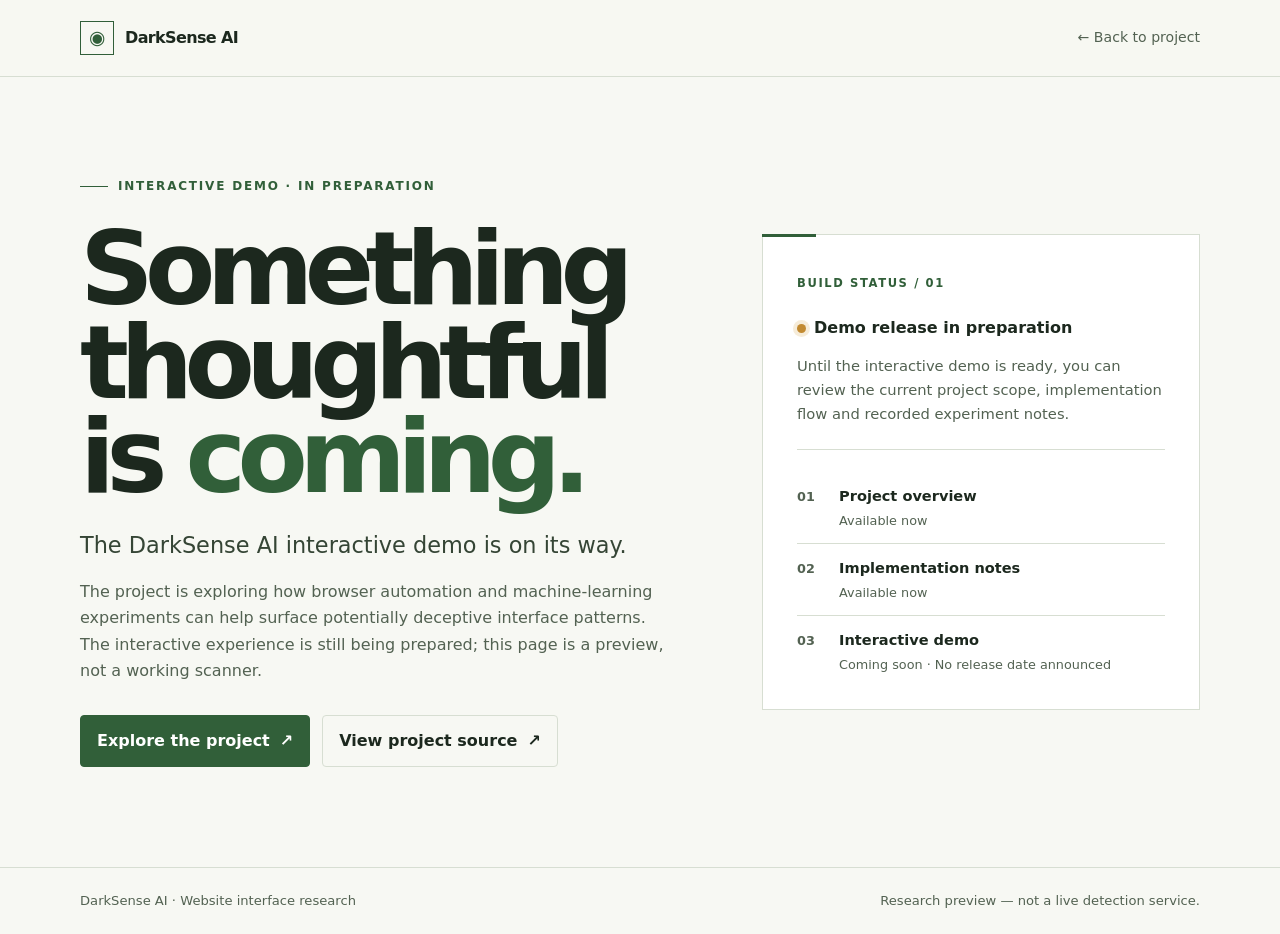
<file: darksense/demo.html>
<!doctype html>
<html lang="en">
<head>
<meta charset="utf-8">
<meta name="viewport" content="width=device-width, initial-scale=1">
<meta name="theme-color" content="#f7f8f3">
<meta name="description" content="The DarkSense AI interactive demo is in preparation. Explore the project and its current research approach in the meantime.">
<title>Interactive Demo — Coming Soon | DarkSense AI</title>
<style>
:root{color-scheme:light;--bg:#f7f8f3;--surface:#fff;--line:#d7ded2;--text:#1c281e;--muted:#536252;--accent:#315f39;--soft:#edf1e8}
*{box-sizing:border-box}
html{min-height:100%;scroll-behavior:smooth}
body{margin:0;min-height:100vh;display:flex;flex-direction:column;background:var(--bg);color:var(--text);font:16px/1.65 Inter,ui-sans-serif,system-ui,-apple-system,BlinkMacSystemFont,"Segoe UI",sans-serif;-webkit-font-smoothing:antialiased}
a{color:inherit;text-underline-offset:4px}
a:focus-visible{outline:3px solid #b45f18;outline-offset:4px}
.wrap{width:min(1120px,calc(100% - 40px));margin-inline:auto}
header{border-bottom:1px solid var(--line);background:rgba(247,248,243,.96)}
.nav{min-height:76px;display:flex;align-items:center;justify-content:space-between;gap:20px}
.brand{display:inline-flex;align-items:center;gap:11px;text-decoration:none;font-weight:780;letter-spacing:-.04em}
.brand-mark{display:grid;place-items:center;width:34px;height:34px;border:1px solid var(--accent);color:var(--accent);font-size:19px}
.back-link{font-size:.88rem;color:var(--muted);text-decoration:none;min-height:44px;display:inline-flex;align-items:center}
.back-link:hover{color:var(--accent)}
main{flex:1;display:grid;place-items:center;padding:clamp(44px,8vw,100px) 0}
.layout{display:grid;grid-template-columns:minmax(0,1.15fr) minmax(260px,.85fr);gap:clamp(35px,7vw,90px);align-items:center}
.eyebrow{display:flex;align-items:center;gap:10px;color:var(--accent);font-size:.75rem;font-weight:800;letter-spacing:.15em;text-transform:uppercase;margin:0 0 25px}
.eyebrow:before{content:"";width:28px;height:1px;background:var(--accent)}
h1{font-size:clamp(3.3rem,8vw,6.8rem);line-height:.92;letter-spacing:-.085em;margin:0 0 25px;max-width:700px}
h1 span{color:var(--accent)}
.lede{font-size:clamp(1.15rem,2.2vw,1.4rem);line-height:1.5;color:#354535;max-width:620px;margin:0 0 16px}
.body-copy{color:var(--muted);max-width:590px;margin:0}
.actions{display:flex;flex-wrap:wrap;gap:12px;margin-top:30px}
.button{min-height:48px;display:inline-flex;align-items:center;justify-content:center;gap:10px;padding:12px 16px;font-weight:750;text-decoration:none;border:1px solid var(--line);border-radius:4px}
.button.primary{background:var(--accent);border-color:var(--accent);color:#fff}
.button.primary:hover{background:#244b2b}
.button.secondary:hover{border-color:var(--accent);color:var(--accent)}
.panel{background:var(--surface);border:1px solid var(--line);padding:clamp(22px,3.5vw,34px);position:relative}
.panel:before{content:"";position:absolute;top:-1px;left:-1px;width:54px;height:3px;background:var(--accent)}
.panel-label{font-size:.72rem;font-weight:800;letter-spacing:.14em;color:var(--accent)}
.status{display:flex;align-items:center;gap:8px;margin:20px 0 12px;font-weight:750}
.status-dot{width:9px;height:9px;border-radius:50%;background:#c28a31;box-shadow:0 0 0 4px #f6ecd9}
.panel p{color:var(--muted);font-size:.92rem;margin:0}
.rule{height:1px;background:var(--line);margin:22px 0}
.stage{display:grid;grid-template-columns:30px minmax(0,1fr);gap:12px;padding:12px 0;border-bottom:1px solid var(--line)}
.stage:last-child{border-bottom:0;padding-bottom:0}
.stage-number{color:var(--accent);font-size:.75rem;font-weight:800}
.stage strong{display:block;font-size:.91rem}
.stage span{display:block;color:var(--muted);font-size:.8rem;margin-top:2px}
footer{border-top:1px solid var(--line);padding:22px 0;color:var(--muted);font-size:.82rem}
.footer-inner{display:flex;justify-content:space-between;align-items:center;gap:15px}
@media(max-width:760px){.layout{grid-template-columns:1fr}.panel{max-width:600px}.back-link{font-size:.8rem}}
@media(max-width:480px){.wrap{width:calc(100% - 32px)}.nav{min-height:68px}.brand{font-size:.94rem}.layout{gap:35px}h1{font-size:clamp(3.15rem,16vw,4.8rem)}.actions{flex-direction:column;align-items:stretch}.button{width:100%}.footer-inner{align-items:flex-start;flex-direction:column}}
@media(prefers-reduced-motion:reduce){html{scroll-behavior:auto}}
</style>
</head>
<body>
<header><div class="wrap nav"><a class="brand" href="index.html" aria-label="DarkSense AI home"><span class="brand-mark" aria-hidden="true">◉</span><span>DarkSense AI</span></a><a class="back-link" href="index.html">← Back to project</a></div></header>
<main><div class="wrap layout"><section><p class="eyebrow">Interactive demo · In preparation</p><h1>Something thoughtful is <span>coming.</span></h1><p class="lede">The DarkSense AI interactive demo is on its way.</p><p class="body-copy">The project is exploring how browser automation and machine-learning experiments can help surface potentially deceptive interface patterns. The interactive experience is still being prepared; this page is a preview, not a working scanner.</p><div class="actions"><a class="button primary" href="index.html">Explore the project <span aria-hidden="true">↗</span></a><a class="button secondary" href="https://github.com/laxmi-narayan-87/CL-PORT/tree/main/darksense" target="_blank" rel="noopener noreferrer">View project source <span aria-hidden="true">↗</span></a></div></section><aside class="panel" aria-label="Demo status"><span class="panel-label">BUILD STATUS / 01</span><div class="status"><span class="status-dot" aria-hidden="true"></span><span>Demo release in preparation</span></div><p>Until the interactive demo is ready, you can review the current project scope, implementation flow and recorded experiment notes.</p><div class="rule"></div><div class="stage"><span class="stage-number">01</span><div><strong>Project overview</strong><span>Available now</span></div></div><div class="stage"><span class="stage-number">02</span><div><strong>Implementation notes</strong><span>Available now</span></div></div><div class="stage"><span class="stage-number">03</span><div><strong>Interactive demo</strong><span>Coming soon · No release date announced</span></div></div></aside></div></main>
<footer><div class="wrap footer-inner"><span>DarkSense AI · Website interface research</span><span>Research preview — not a live detection service.</span></div></footer>
</body>
</html>
</file>
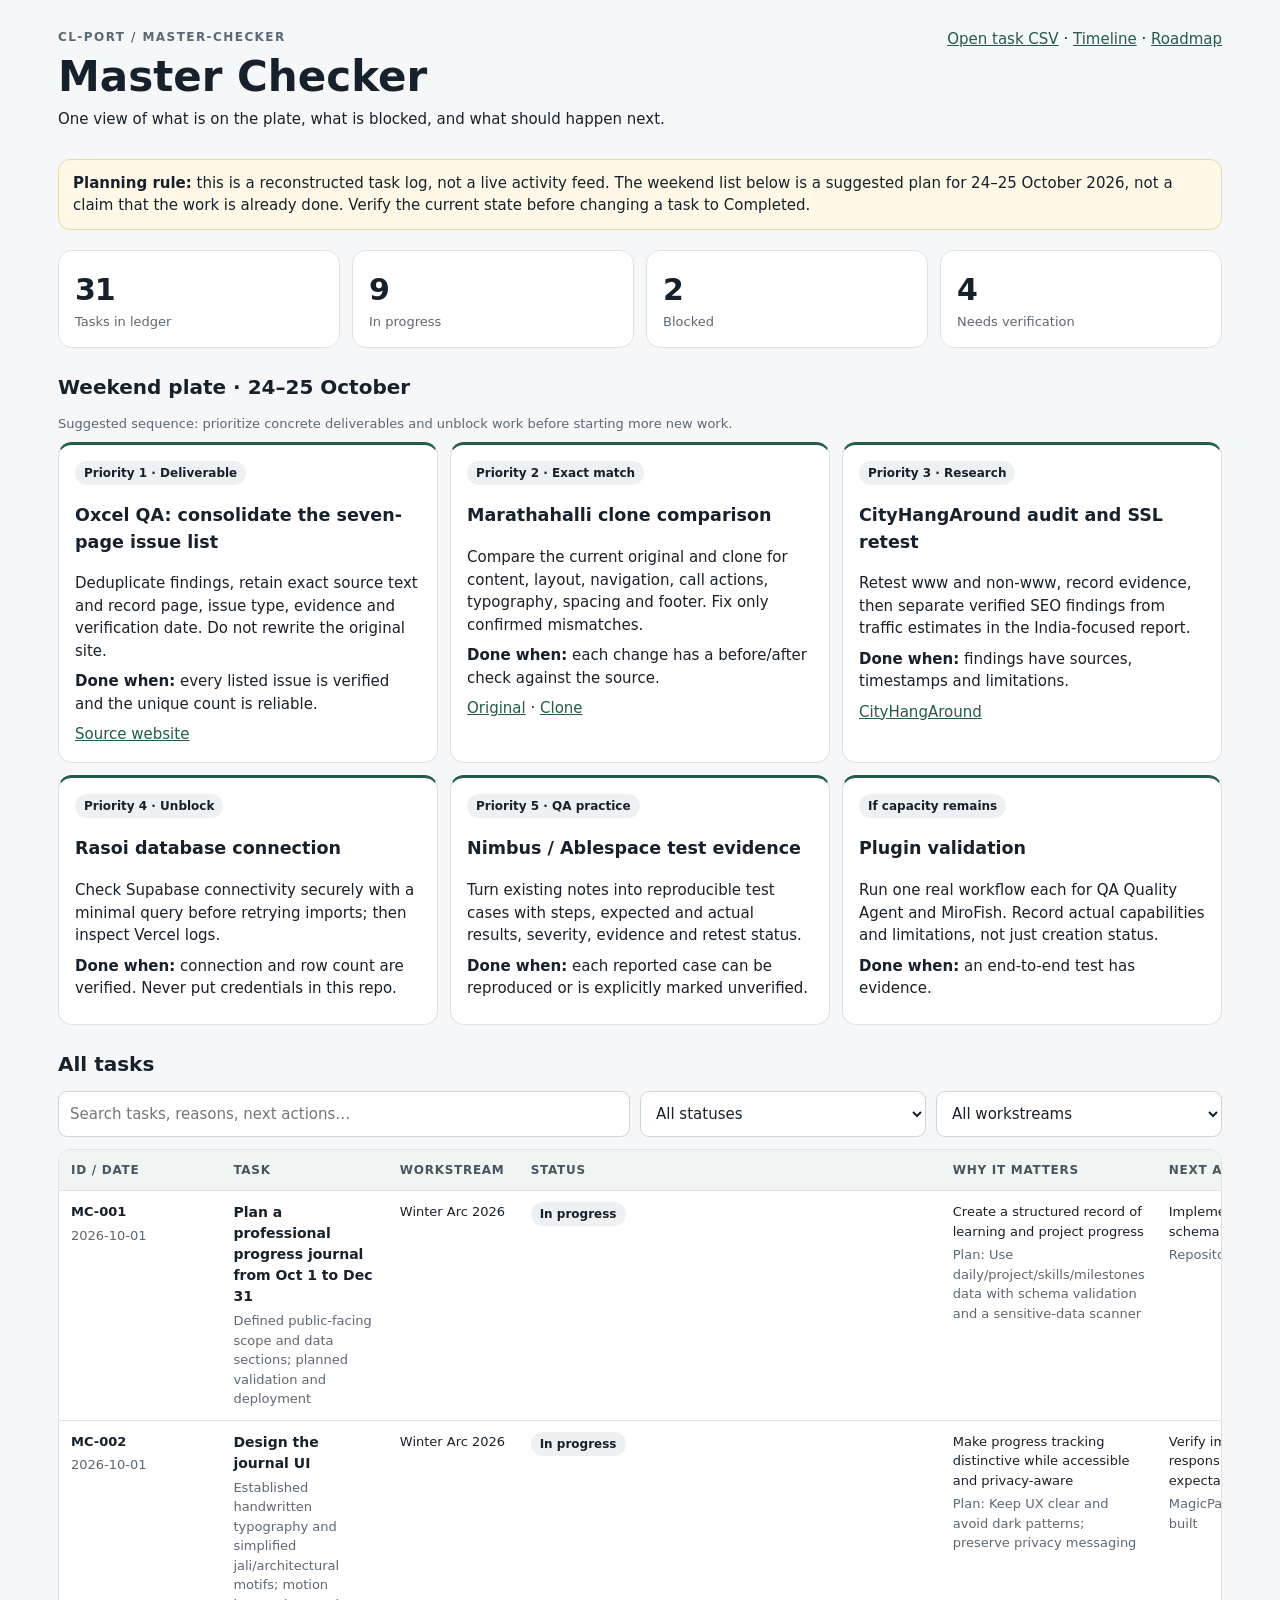
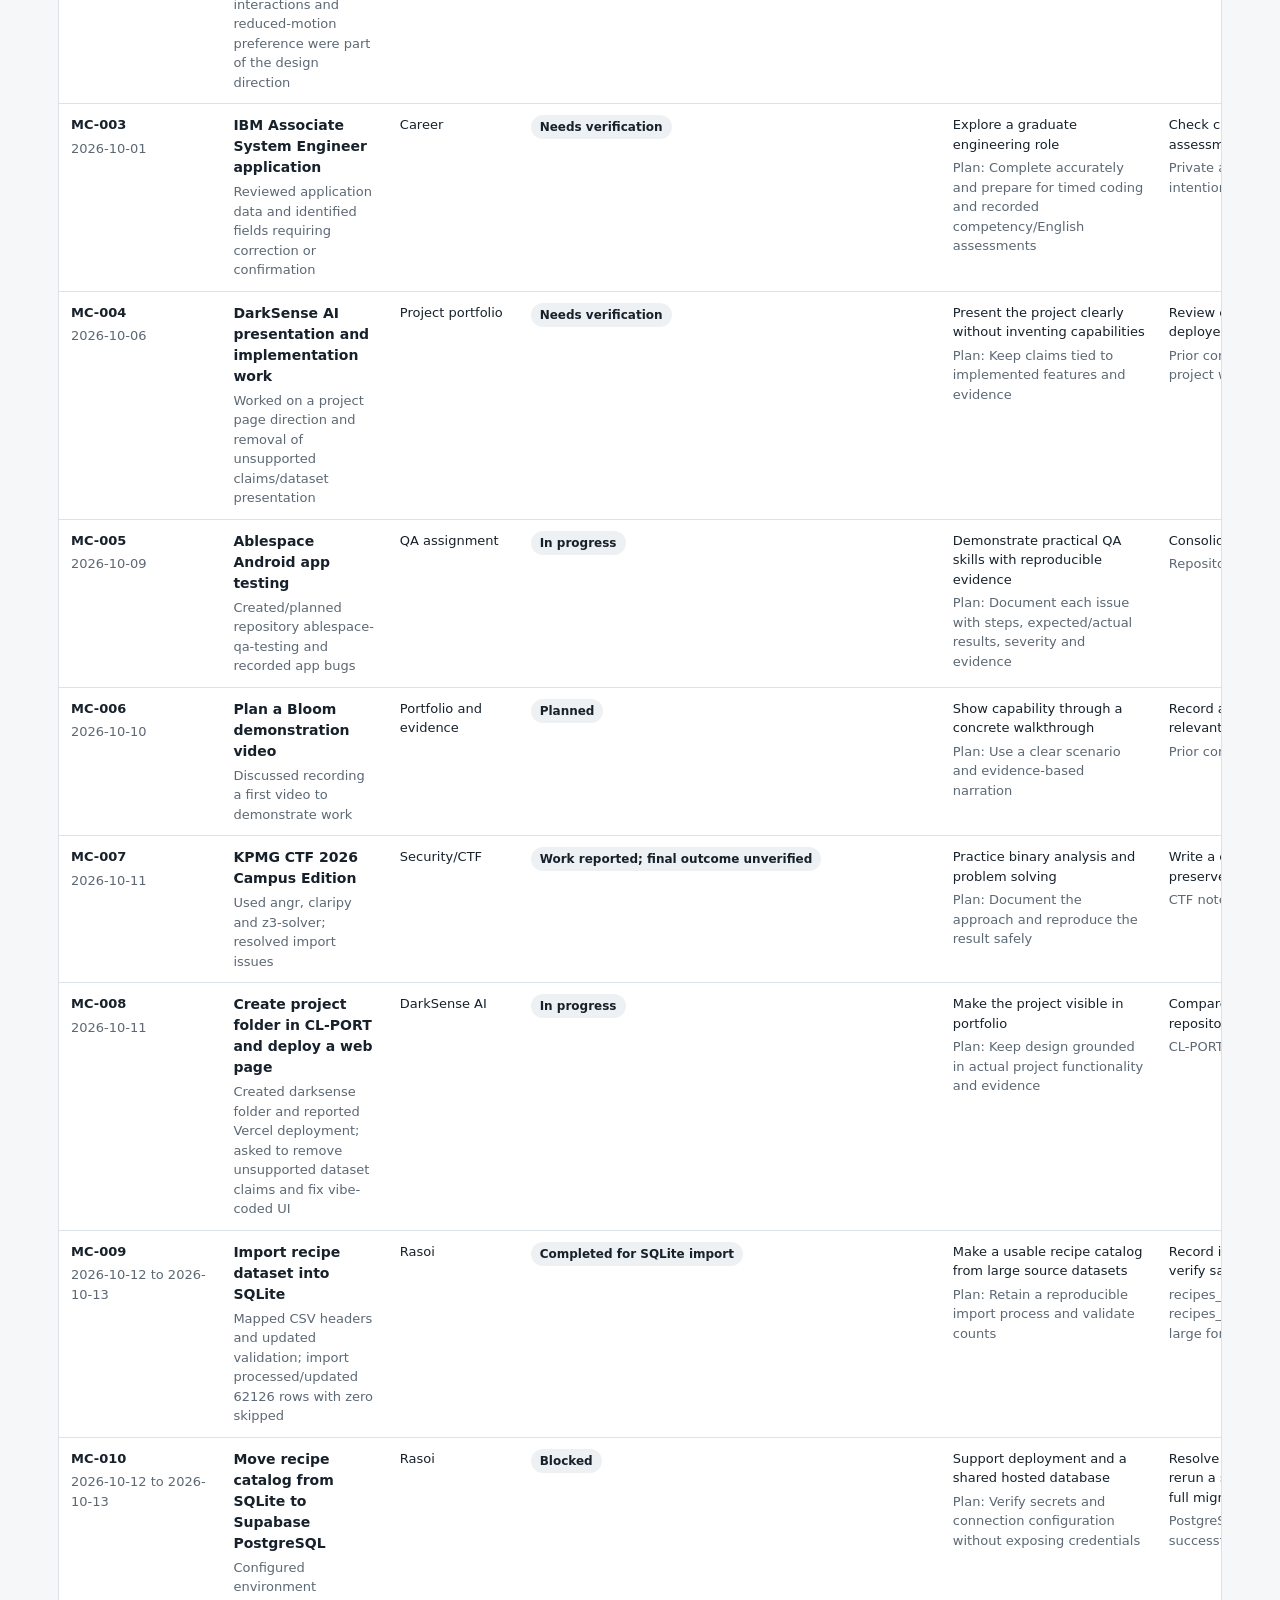
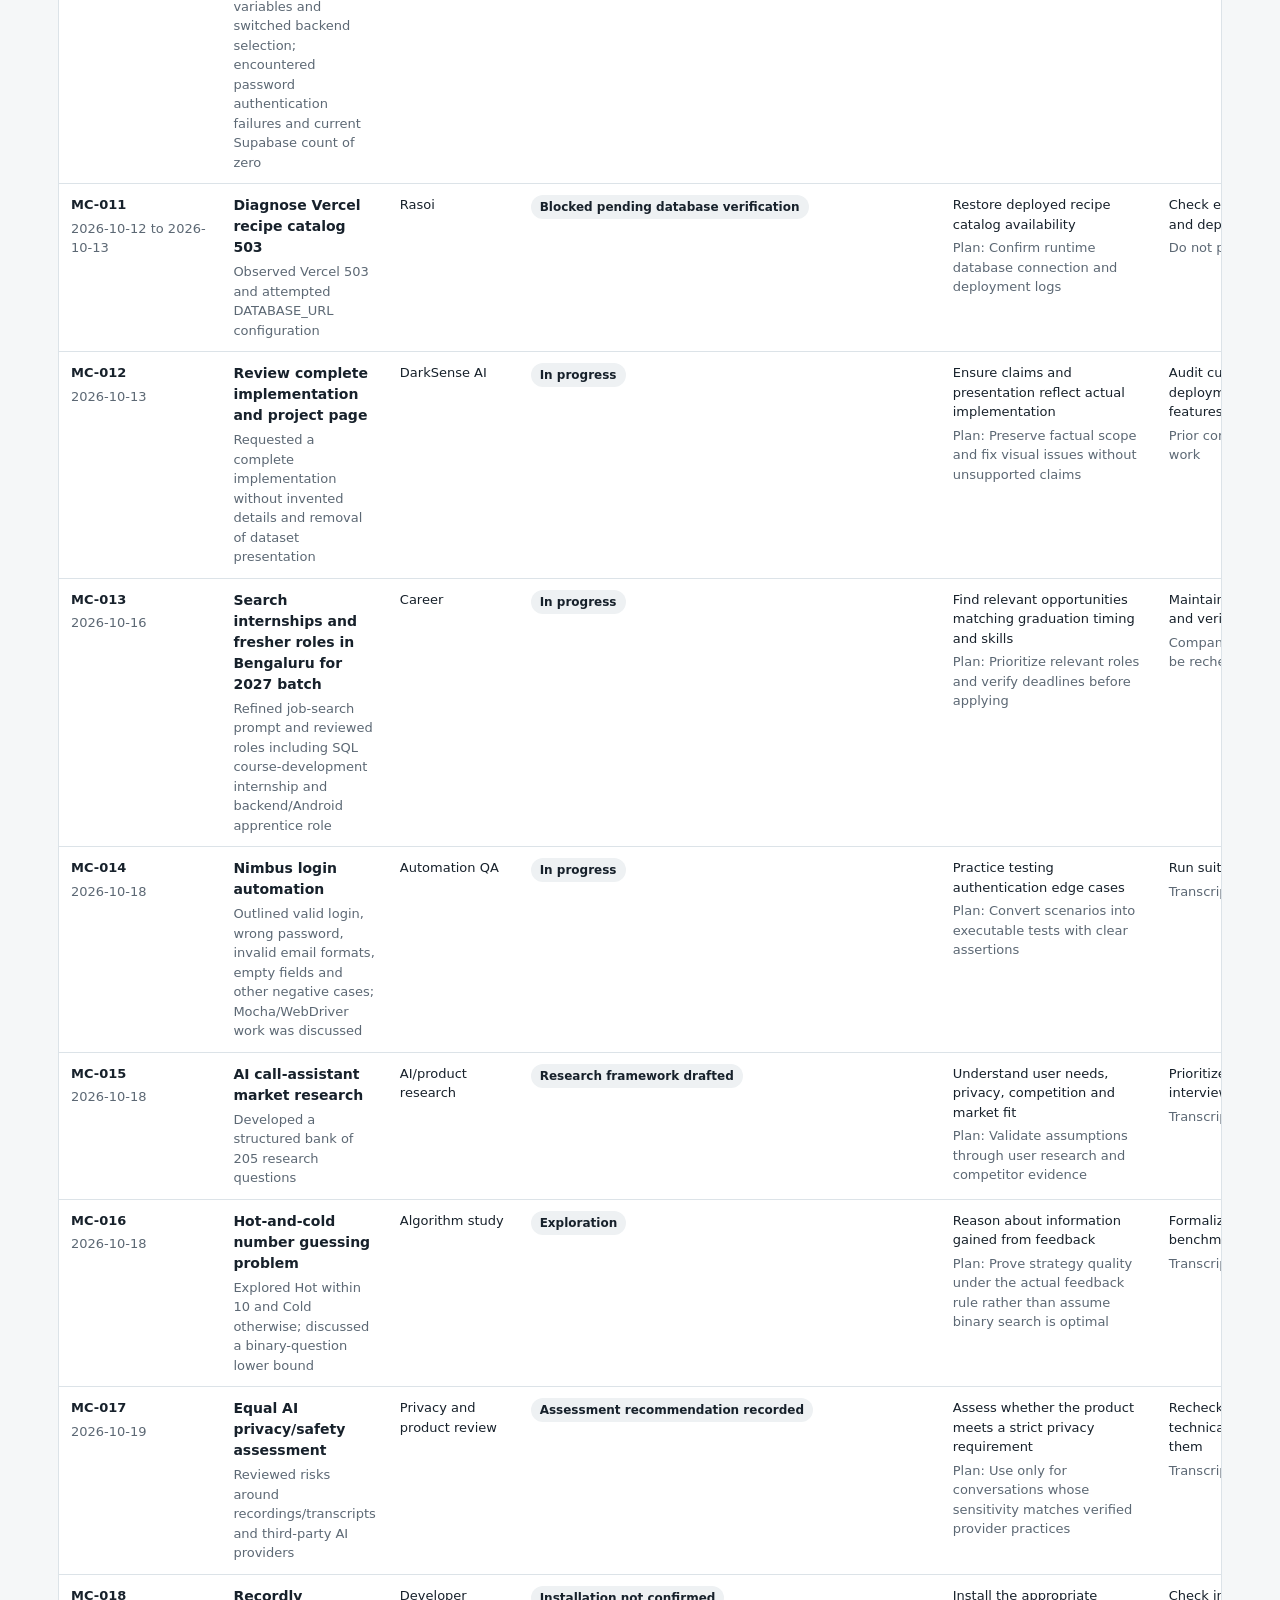
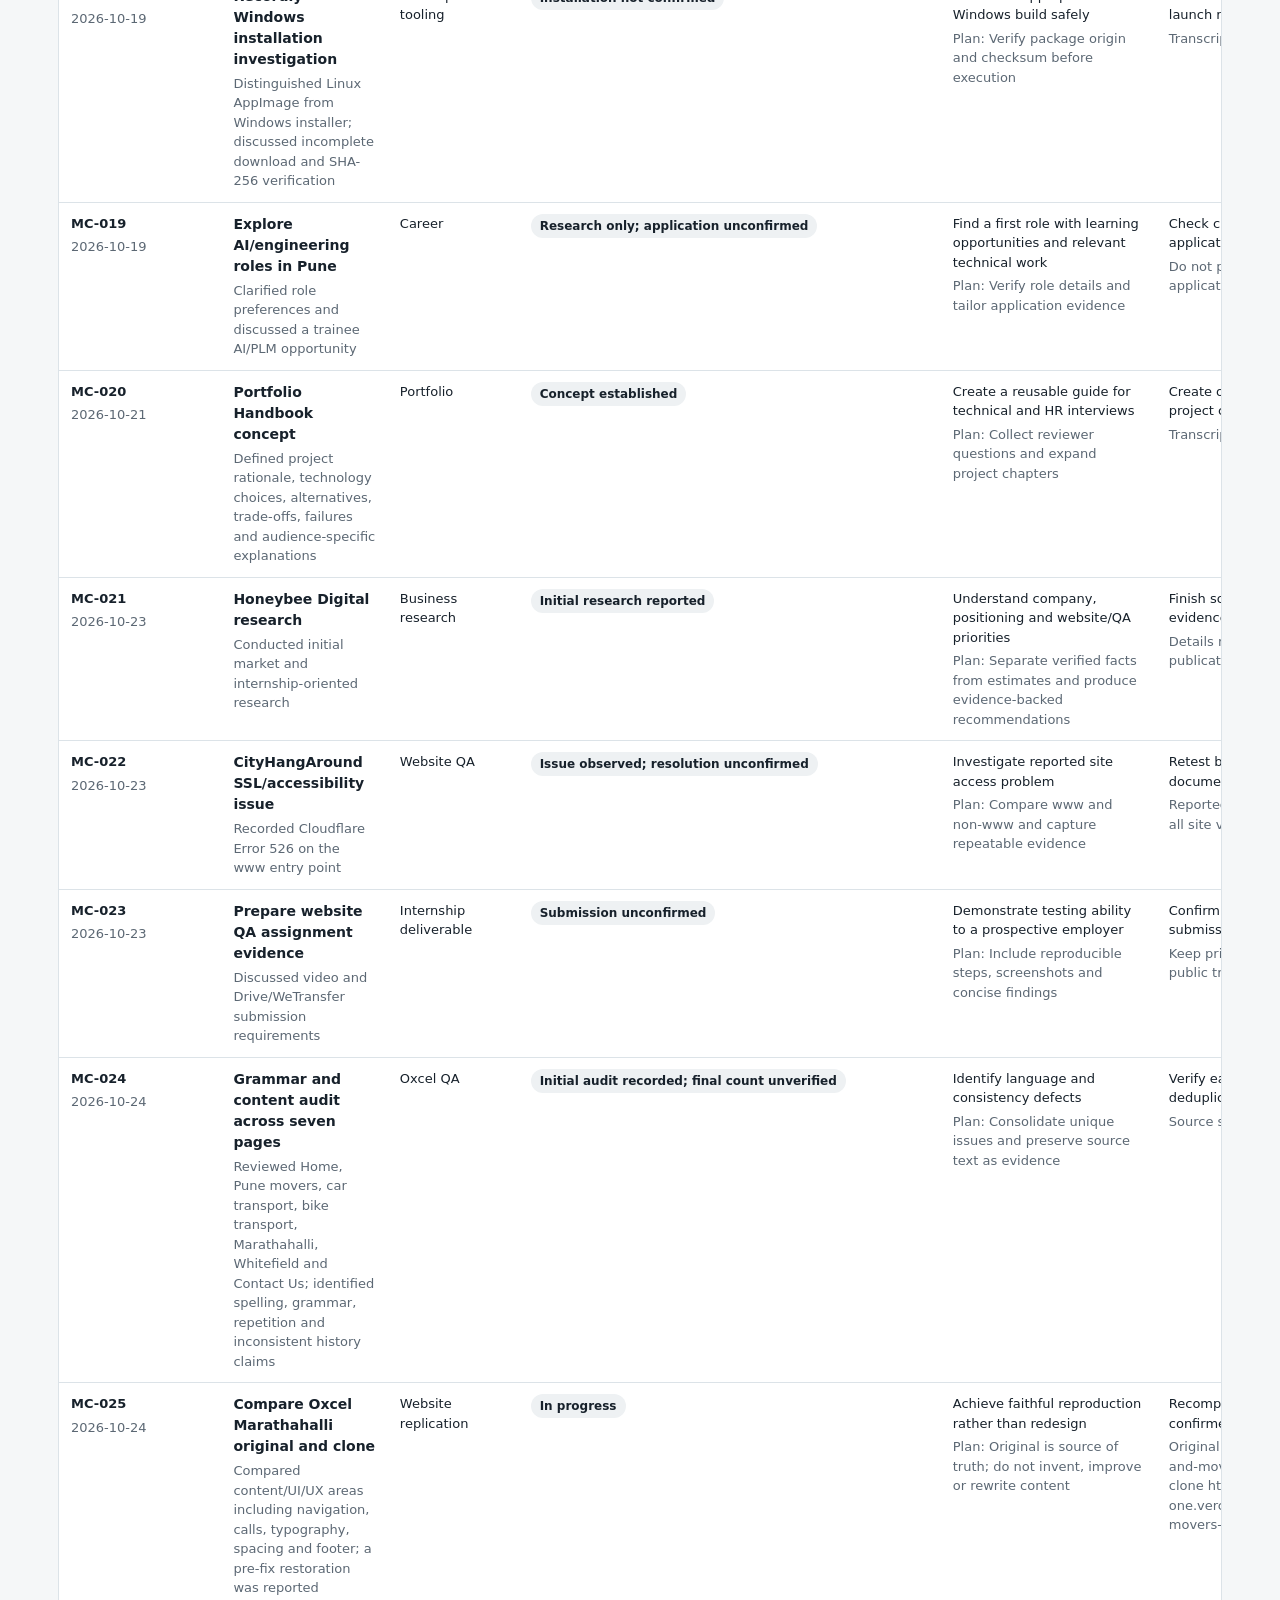
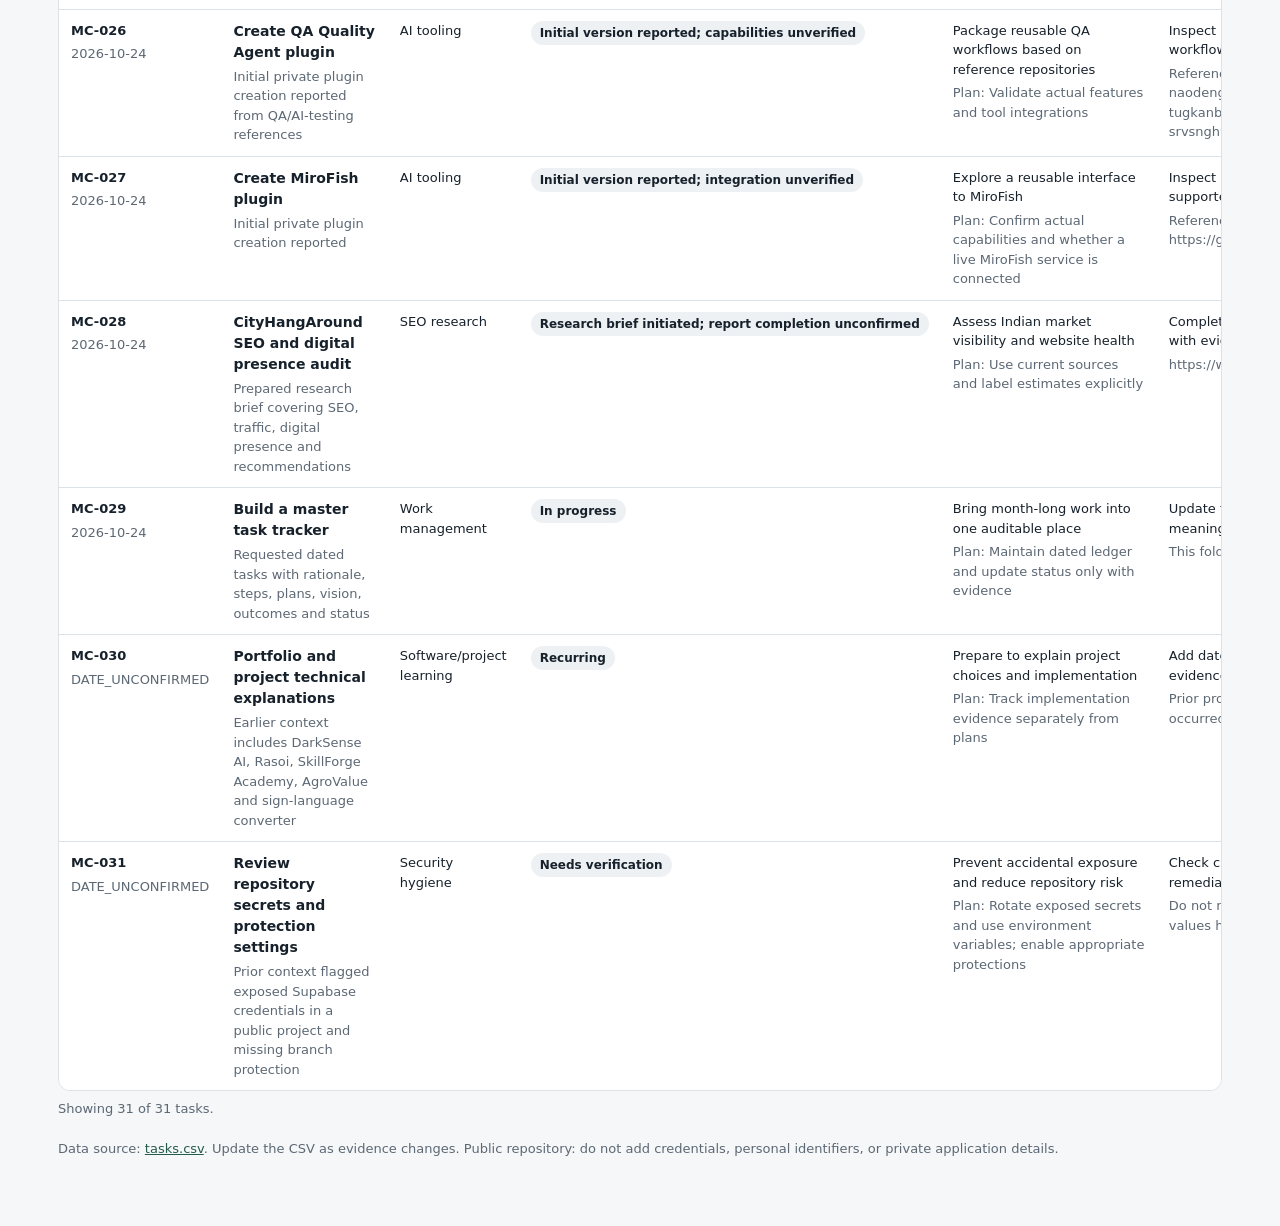
<file: master-checker/dashboard.html>
<!doctype html>
<html lang="en"><head><meta charset="utf-8"><meta name="viewport" content="width=device-width, initial-scale=1">
<title>Master Checker | Task Dashboard</title>
<style>
:root{color-scheme:light;--ink:#17212b;--muted:#5c6874;--line:#dce3e8;--paper:#f5f7f8;--card:#fff;--accent:#245b4a;--soft:#e7f1ec}
*{box-sizing:border-box}body{margin:0;background:var(--paper);color:var(--ink);font:15px/1.5 system-ui,-apple-system,Segoe UI,Roboto,sans-serif}a{color:var(--accent)}.wrap{max-width:1200px;margin:auto;padding:28px 18px 60px}.top{display:flex;justify-content:space-between;gap:18px;align-items:flex-start;flex-wrap:wrap}.eyebrow{text-transform:uppercase;letter-spacing:.12em;font-size:12px;color:var(--muted);font-weight:700}h1{font-size:clamp(28px,4vw,42px);line-height:1.1;margin:8px 0}p{margin:8px 0}.note{background:#fff8e7;border:1px solid #ead8a6;border-radius:12px;padding:12px 14px;margin:20px 0}.cards{display:grid;grid-template-columns:repeat(4,minmax(0,1fr));gap:12px;margin:20px 0}.card,.panel{background:var(--card);border:1px solid var(--line);border-radius:14px;padding:16px}.num{font-size:30px;font-weight:750;letter-spacing:-.04em}.label{color:var(--muted);font-size:13px}.section{margin-top:24px}.section h2{font-size:20px;margin:0 0 12px}.weekend{display:grid;grid-template-columns:repeat(3,minmax(0,1fr));gap:12px}.weekend .card{border-top:3px solid var(--accent)}.tag{display:inline-block;border-radius:99px;background:#eef1f3;padding:3px 9px;font-size:12px;font-weight:650}.filters{display:grid;grid-template-columns:2fr 1fr 1fr;gap:10px;margin-bottom:12px}input,select{width:100%;padding:11px;border:1px solid #cbd5dc;border-radius:9px;background:white;color:var(--ink);font:inherit}.tablebox{overflow:auto;border:1px solid var(--line);border-radius:12px;background:white}table{border-collapse:collapse;width:100%;min-width:980px}th,td{text-align:left;vertical-align:top;padding:11px 12px;border-bottom:1px solid var(--line)}th{background:#f0f4f3;position:sticky;top:0;font-size:12px;text-transform:uppercase;letter-spacing:.06em;color:#48555f}td{font-size:13px}tr:last-child td{border-bottom:0}.task{font-weight:700;font-size:14px}.sub{color:var(--muted);margin-top:4px}.status{white-space:nowrap}.footer{margin-top:20px;color:var(--muted);font-size:13px}.error{color:#9b2c2c;padding:12px}@media(max-width:760px){.cards{grid-template-columns:repeat(2,minmax(0,1fr))}.weekend{grid-template-columns:1fr}.filters{grid-template-columns:1fr}.wrap{padding:20px 12px}}
</style></head><body><main class="wrap">
<header class="top"><div><div class="eyebrow">CL-PORT / master-checker</div><h1>Master Checker</h1><p>One view of what is on the plate, what is blocked, and what should happen next.</p></div><div><a href="./tasks.csv">Open task CSV</a> · <a href="./timeline.md">Timeline</a> · <a href="./roadmap.md">Roadmap</a></div></header>
<div class="note"><strong>Planning rule:</strong> this is a reconstructed task log, not a live activity feed. The weekend list below is a suggested plan for 24–25 October 2026, not a claim that the work is already done. Verify the current state before changing a task to Completed.</div>
<section class="cards" id="stats"><div class="card"><div class="num">—</div><div class="label">Tasks in ledger</div></div><div class="card"><div class="num">—</div><div class="label">In progress</div></div><div class="card"><div class="num">—</div><div class="label">Blocked</div></div><div class="card"><div class="num">—</div><div class="label">Needs verification</div></div></section>
<section class="section"><h2>Weekend plate · 24–25 October</h2><p class="label">Suggested sequence: prioritize concrete deliverables and unblock work before starting more new work.</p><div class="weekend">
<article class="card"><span class="tag">Priority 1 · Deliverable</span><h3>Oxcel QA: consolidate the seven-page issue list</h3><p>Deduplicate findings, retain exact source text and record page, issue type, evidence and verification date. Do not rewrite the original site.</p><p><strong>Done when:</strong> every listed issue is verified and the unique count is reliable.</p><a href="https://oxcel.net/">Source website</a></article>
<article class="card"><span class="tag">Priority 2 · Exact match</span><h3>Marathahalli clone comparison</h3><p>Compare the current original and clone for content, layout, navigation, call actions, typography, spacing and footer. Fix only confirmed mismatches.</p><p><strong>Done when:</strong> each change has a before/after check against the source.</p><a href="https://oxcel.net/packers-and-movers-marathahalli.php">Original</a> · <a href="https://oxcel-one.vercel.app/packers-and-movers-marathahalli.html">Clone</a></article>
<article class="card"><span class="tag">Priority 3 · Research</span><h3>CityHangAround audit and SSL retest</h3><p>Retest www and non-www, record evidence, then separate verified SEO findings from traffic estimates in the India-focused report.</p><p><strong>Done when:</strong> findings have sources, timestamps and limitations.</p><a href="https://www.cityhangaround.com/">CityHangAround</a></article>
<article class="card"><span class="tag">Priority 4 · Unblock</span><h3>Rasoi database connection</h3><p>Check Supabase connectivity securely with a minimal query before retrying imports; then inspect Vercel logs.</p><p><strong>Done when:</strong> connection and row count are verified. Never put credentials in this repo.</p></article>
<article class="card"><span class="tag">Priority 5 · QA practice</span><h3>Nimbus / Ablespace test evidence</h3><p>Turn existing notes into reproducible test cases with steps, expected and actual results, severity, evidence and retest status.</p><p><strong>Done when:</strong> each reported case can be reproduced or is explicitly marked unverified.</p></article>
<article class="card"><span class="tag">If capacity remains</span><h3>Plugin validation</h3><p>Run one real workflow each for QA Quality Agent and MiroFish. Record actual capabilities and limitations, not just creation status.</p><p><strong>Done when:</strong> an end-to-end test has evidence.</p></article>
</div></section>
<section class="section"><h2>All tasks</h2><div class="filters"><input id="q" placeholder="Search tasks, reasons, next actions…"><select id="status"><option value="">All statuses</option></select><select id="stream"><option value="">All workstreams</option></select></div><div class="tablebox"><table><thead><tr><th>ID / Date</th><th>Task</th><th>Workstream</th><th>Status</th><th>Why it matters</th><th>Next action</th></tr></thead><tbody id="rows"><tr><td colspan="6">Loading task ledger…</td></tr></tbody></table></div><p class="label" id="shown"></p></section>
<p class="footer">Data source: <a href="./tasks.csv">tasks.csv</a>. Update the CSV as evidence changes. Public repository: do not add credentials, personal identifiers, or private application details.</p>
</main><script>
function parseCSV(text){const out=[];let row=[],field="",quoted=false;for(let i=0;i<text.length;i++){const c=text[i];if(c==='"'){if(quoted&&text[i+1]==='"'){field+='"';i++;}else quoted=!quoted;}else if(c===","&&!quoted){row.push(field);field="";}else if((c==="\n"||c==="\r")&&!quoted){if(c==="\r"&&text[i+1]==="\n")i++;row.push(field);if(row.some(v=>v!==""))out.push(row);row=[];field="";}else field+=c;}if(field.length||row.length){row.push(field);out.push(row);}const headers=out.shift();return out.map(r=>Object.fromEntries(headers.map((h,i)=>[h,r[i]||""])));}
const el=id=>document.getElementById(id);let tasks=[];function esc(s){return String(s||"").replace(/[&<>"]/g,c=>({"&":"&amp;","<":"&lt;",">":"&gt;",'"':"&quot;"}[c]));}
function render(){const q=el("q").value.toLowerCase(),st=el("status").value,ws=el("stream").value;const filtered=tasks.filter(t=>(!st||t.status===st)&&(!ws||t.workstream===ws)&&(!q||[t.id,t.date,t.task,t.reasoning,t.steps_completed,t.vision_or_plan,t.status,t.next_action,t.evidence_or_reference,t.workstream].join(" ").toLowerCase().includes(q)));el("rows").innerHTML=filtered.map(t=>`<tr><td><strong>${esc(t.id)}</strong><div class="sub">${esc(t.date)}</div></td><td><div class="task">${esc(t.task)}</div><div class="sub">${esc(t.steps_completed)}</div></td><td>${esc(t.workstream)}</td><td class="status"><span class="tag">${esc(t.status)}</span></td><td>${esc(t.reasoning)}<div class="sub">Plan: ${esc(t.vision_or_plan)}</div></td><td>${esc(t.next_action)}<div class="sub">${esc(t.evidence_or_reference)}</div></td></tr>`).join("")||`<tr><td colspan="6">No matching tasks.</td></tr>`;el("shown").textContent=`Showing ${filtered.length} of ${tasks.length} tasks.`;}
fetch("./tasks.csv").then(r=>{if(!r.ok)throw new Error("Could not load tasks.csv");return r.text()}).then(text=>{tasks=parseCSV(text);const statuses=[...new Set(tasks.map(t=>t.status).filter(Boolean))].sort();const streams=[...new Set(tasks.map(t=>t.workstream).filter(Boolean))].sort();statuses.forEach(s=>el("status").add(new Option(s,s)));streams.forEach(s=>el("stream").add(new Option(s,s)));const count=s=>tasks.filter(t=>t.status.toLowerCase().includes(s)).length;el("stats").innerHTML=`<div class="card"><div class="num">${tasks.length}</div><div class="label">Tasks in ledger</div></div><div class="card"><div class="num">${count("in progress")}</div><div class="label">In progress</div></div><div class="card"><div class="num">${count("blocked")}</div><div class="label">Blocked</div></div><div class="card"><div class="num">${count("verification")}</div><div class="label">Needs verification</div></div>`;render();}).catch(e=>{el("rows").innerHTML=`<tr><td colspan="6" class="error">${esc(e.message)}. Open this page through GitHub Pages or a local static server so the CSV can be fetched.</td></tr>`;});["q","status","stream"].forEach(id=>el(id).addEventListener(id==="q"?"input":"change",render));
</script></body></html>
</file>
<file: staging-portfolio/assets/base.css>
/* Staging portfolio design system — midnight field notes */
:root {
  color-scheme: dark;
  --paper: #101827;
  --paper-raised: #182337;
  --sand: #1d2a3d;
  --ink: #f7f9ff;
  --muted: #c0cce0;
  --olive: #7cf7d4;
  --clay: #ffb86b;
  --line: rgba(225, 235, 255, .20);
  --serif: "Iowan Old Style", "Baskerville", Georgia, serif;
  --sans: "Inter", ui-sans-serif, system-ui, -apple-system, BlinkMacSystemFont, "Segoe UI", sans-serif;
  --mono: "SFMono-Regular", Consolas, "Liberation Mono", monospace;
  --max: 1240px;
}
* { box-sizing: border-box; }
html { scroll-behavior: smooth; scroll-padding-top: 6rem; background: var(--paper); }
body { margin: 0; background: var(--paper); color: var(--ink); font: 16px/1.7 var(--sans); }
a { color: inherit; text-underline-offset: .22em; }
a:hover { color: var(--olive); }
a:focus-visible, summary:focus-visible { outline: 3px solid var(--olive); outline-offset: 4px; }
::selection { background: var(--olive); color: #101827; }
.wrap { width: min(var(--max), calc(100% - 3.5rem)); margin-inline: auto; }
.eyebrow, .meta { font: 700 .69rem/1.45 var(--mono); letter-spacing: .09em; text-transform: uppercase; color: var(--olive); }
.skip { position:absolute; left:-9999px; top:1rem; z-index:20; padding:.7rem 1rem; background:var(--olive); color:#101827; }
.skip:focus { left:1rem; }
@media (prefers-reduced-motion: reduce) {
  html { scroll-behavior: auto; }
  *, *::before, *::after { animation-duration:.01ms !important; animation-iteration-count:1 !important; transition-duration:.01ms !important; scroll-behavior:auto !important; }
}
</file>
<file: staging-portfolio/assets/project.css>
.nav{padding:1.2rem 0;border-bottom:1px solid var(--line);display:flex;justify-content:space-between;gap:1rem;flex-wrap:wrap}.nav a{text-decoration:none}header{padding:clamp(3.5rem,8vw,6rem) 0 2.5rem}h1,h2,h3{font-family:var(--serif);font-weight:400;letter-spacing:-.04em;line-height:1.1}h1{font-size:clamp(2.8rem,7vw,5rem);margin:.7rem 0 1rem}h2{font-size:clamp(1.8rem,4vw,2.7rem);margin:0 0 1rem}h3{font-size:1.5rem;margin:1.5rem 0 .5rem}.lead{font-size:1.2rem;max-width:760px;color:#484b43}.section{padding:2rem 0;border-top:1px solid var(--line)}.section p,.section li{max-width:780px}.section ul{padding-left:1.25rem}.tags{display:flex;flex-wrap:wrap;gap:.5rem;margin:1.5rem 0}.tag{border:1px solid var(--line);padding:.3rem .55rem;font:.72rem var(--mono);color:var(--muted)}.links{display:flex;gap:.75rem;flex-wrap:wrap;margin:1.5rem 0}.button{display:inline-block;padding:.7rem 1rem;border:1px solid var(--ink);text-decoration:none;font-weight:600}.button.primary{background:var(--ink);color:var(--paper)}.note,.status-note{padding:1rem 1.2rem;border-left:2px solid var(--clay);color:var(--muted)}.architecture{margin:1.25rem 0 0;padding:1rem;border:1px solid var(--line);background:#fffdf8}.architecture img{display:block;width:100%;height:auto}.architecture figcaption{margin-top:.65rem;color:var(--muted);font-size:.85rem}.case-grid{display:grid;grid-template-columns:repeat(2,minmax(0,1fr));gap:1rem}.case-panel{padding:1.1rem;border:1px solid var(--line);min-width:0}.case-panel h3{margin-top:.1rem}.case-panel ul{padding-left:1.2rem}.status-label{display:inline-block;font:.72rem var(--mono);text-transform:uppercase;letter-spacing:.04em;color:var(--olive)}.evidence-table{width:100%;border-collapse:collapse;margin:1rem 0;font-size:.92rem}.evidence-table th,.evidence-table td{text-align:left;vertical-align:top;padding:.7rem;border:1px solid var(--line)}.evidence-table th{background:var(--sand);font-weight:600}@media(max-width:680px){.case-grid{grid-template-columns:1fr}.architecture{padding:.45rem}.evidence-table{display:block;overflow-x:auto}}footer{padding:2rem 0;color:var(--muted);font-size:.85rem;border-top:1px solid var(--line);margin-top:2rem}
</file>
